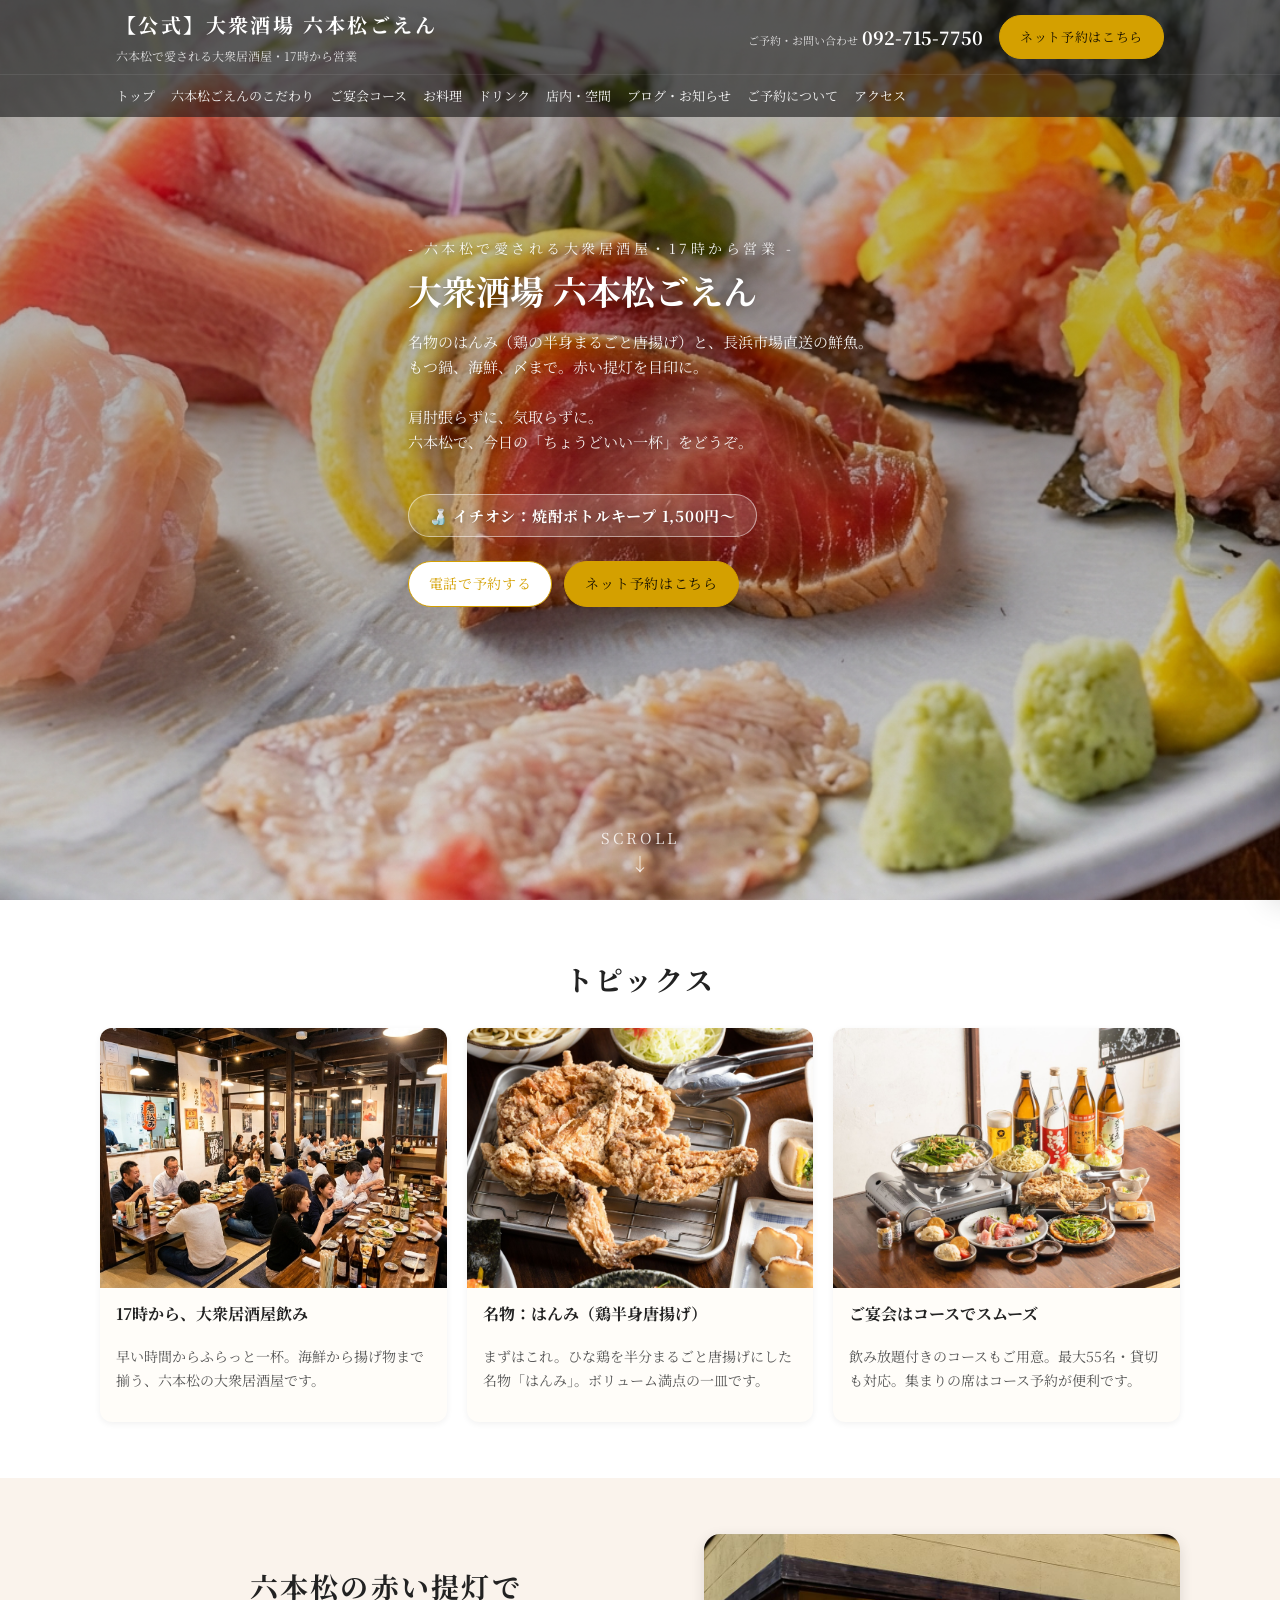
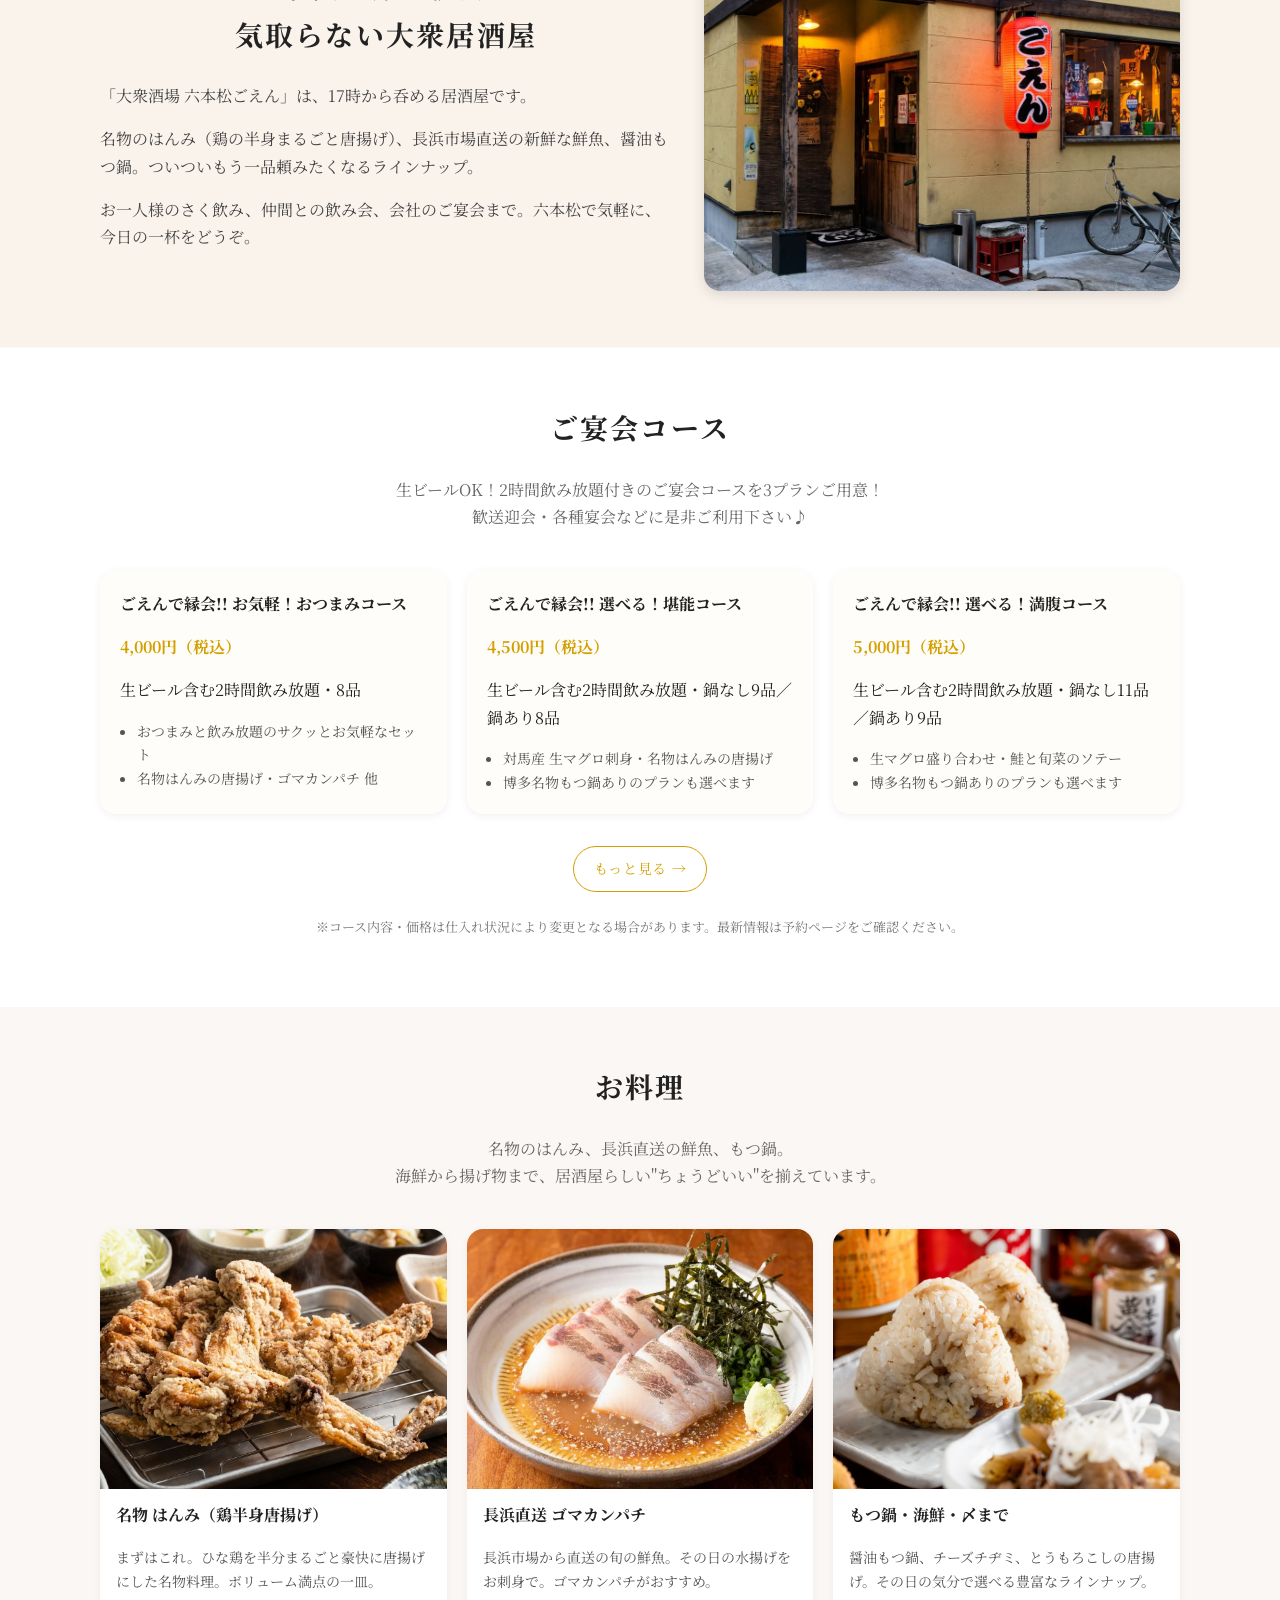
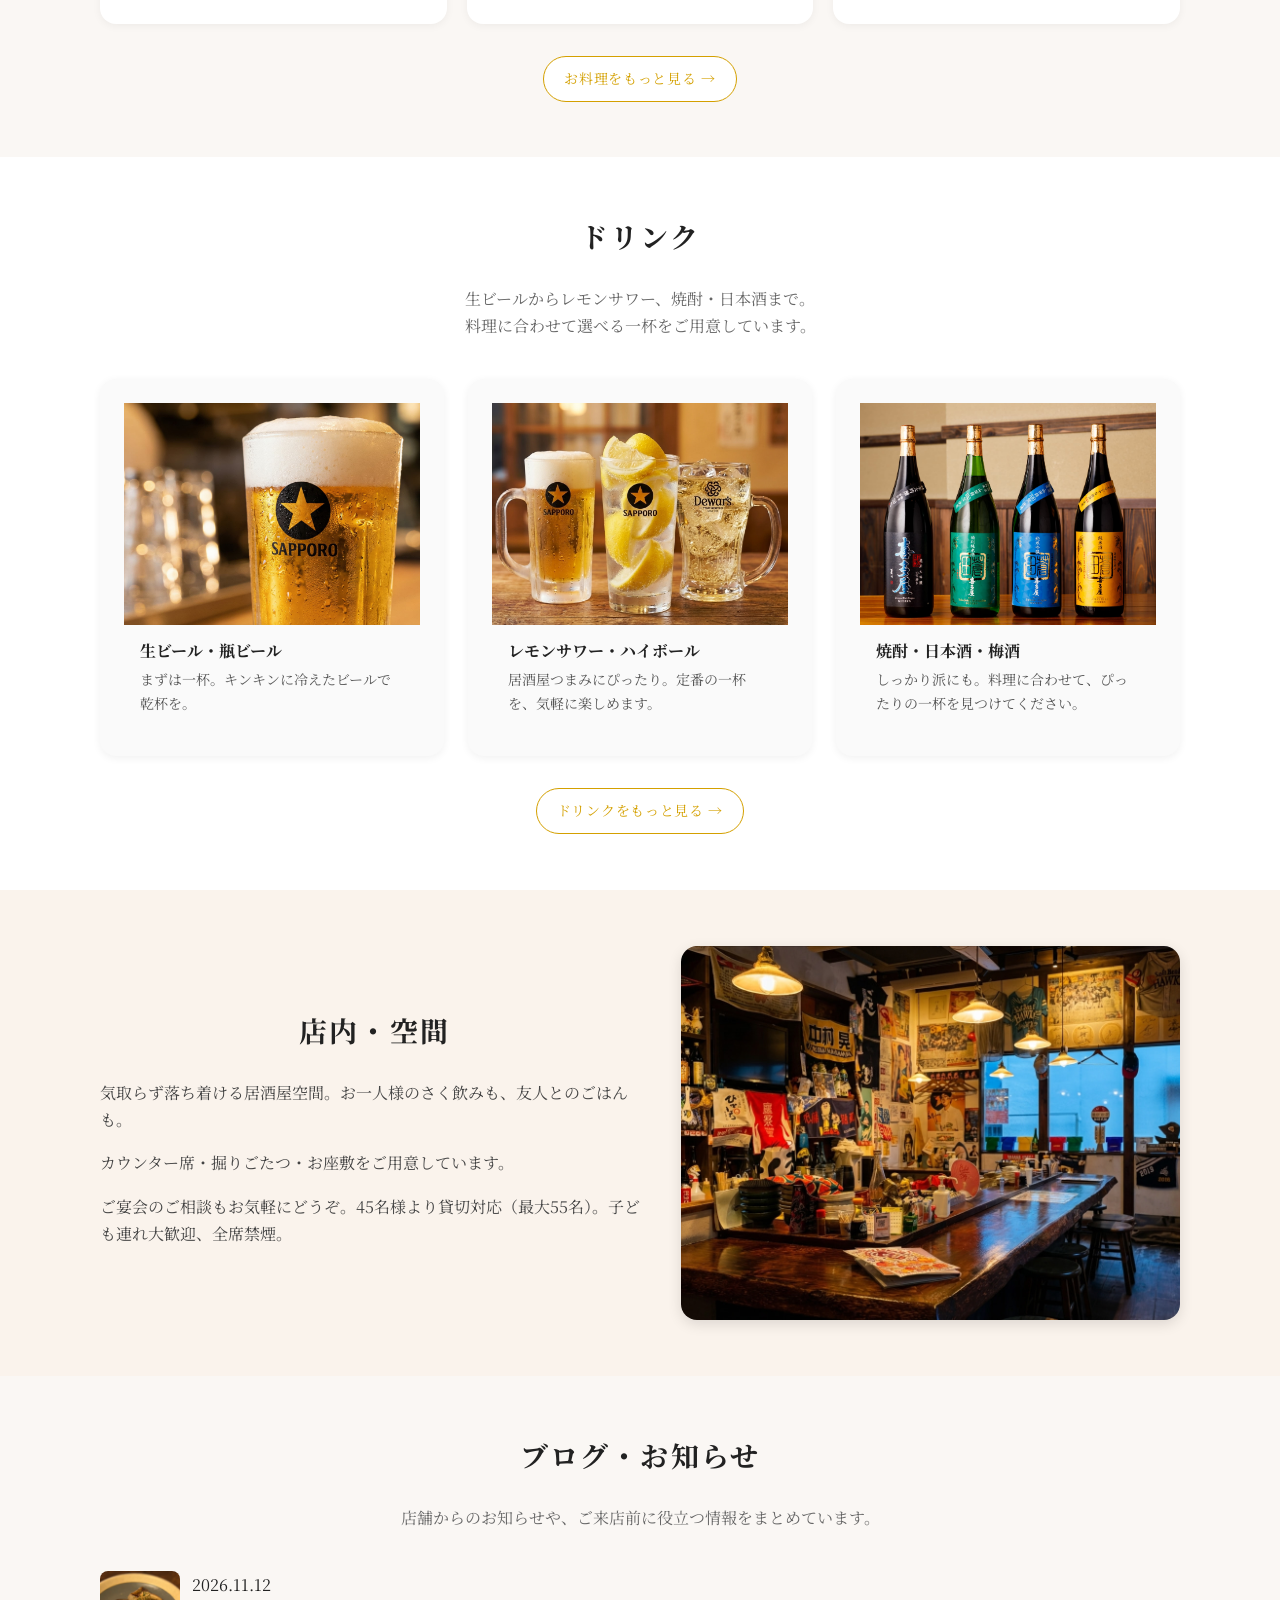
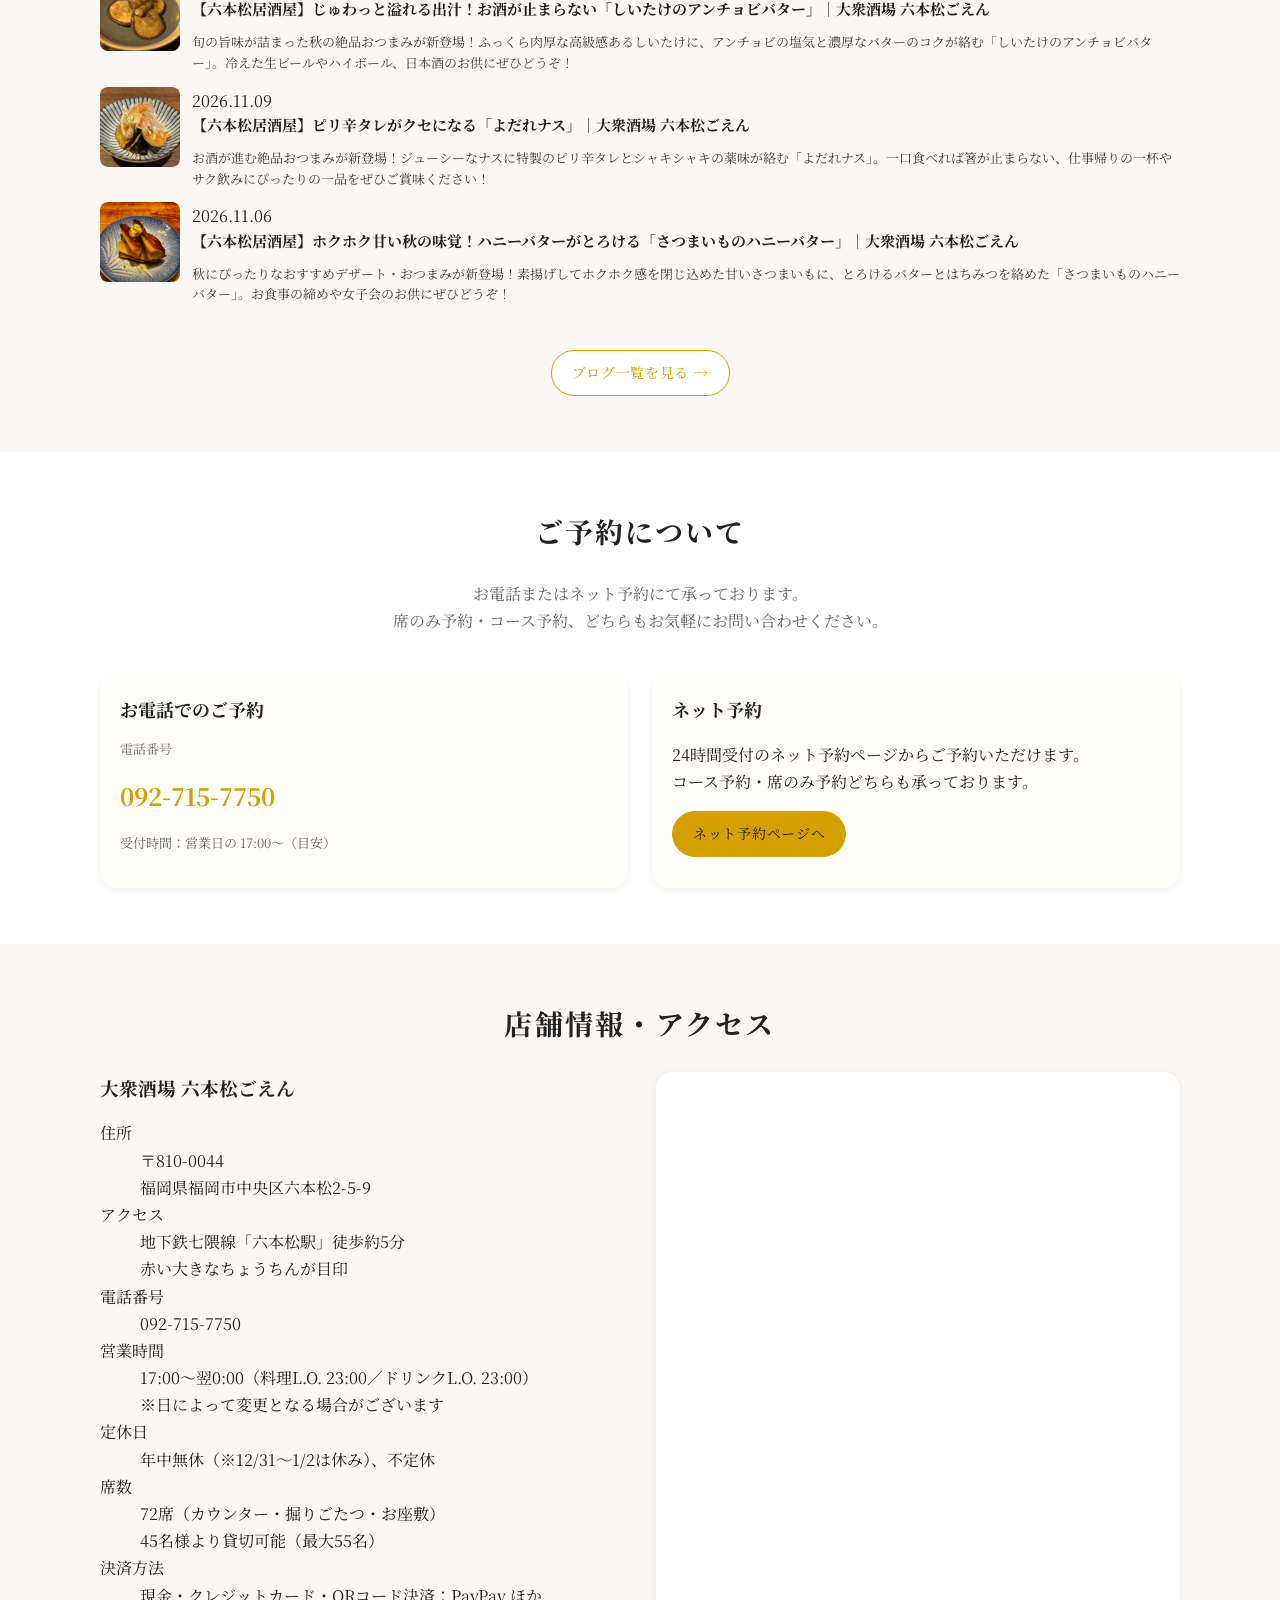
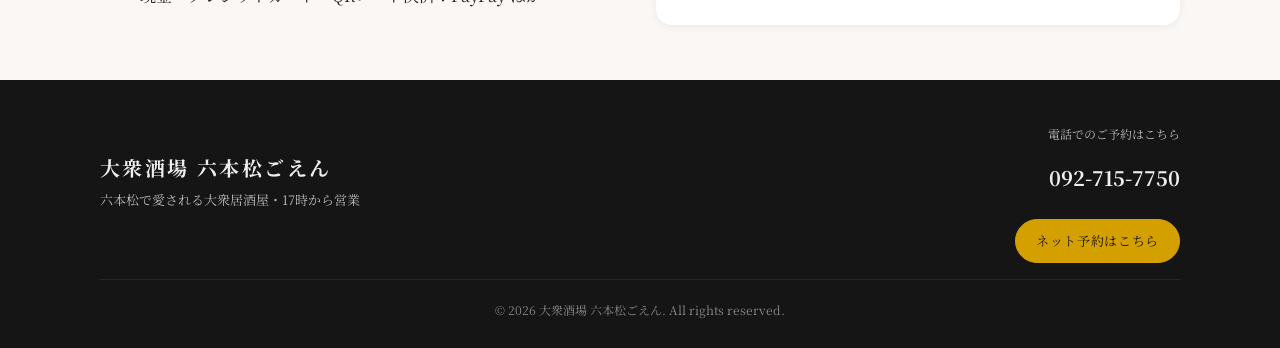
<file: index.html>
<!DOCTYPE html>
<html lang="ja">
<head>
<!-- Google tag (gtag.js) -->
<script async src="https://www.googletagmanager.com/gtag/js?id=G-KECV2MJXXR"></script>
<script>
  window.dataLayer = window.dataLayer || [];
  function gtag(){dataLayer.push(arguments);}
  gtag('js', new Date());
  gtag('config', 'G-KECV2MJXXR');
</script>
<meta charset="UTF-8">
<title>【公式】大衆酒場 六本松ごえん｜六本松 居酒屋・はんみ・もつ鍋・17時から営業</title>
<meta name="viewport" content="width=device-width, initial-scale=1">
<meta name="description" content="六本松で17時から呑める大衆居酒屋。名物のはんみ（鶏半身唐揚げ）、長浜直送鮮魚、もつ鍋。宴会・貸切対応。">
<link rel="icon" href="./favicon.ico">

<!-- OGP -->

<!-- Google Fonts -->
<link rel="preconnect" href="https://fonts.googleapis.com">
<link rel="preconnect" href="https://fonts.gstatic.com" crossorigin>
<link href="https://fonts.googleapis.com/css2?family=Noto+Serif+JP:wght@400;500;600&display=swap" rel="stylesheet">

<link rel="stylesheet" href="./style.css">

<!-- 構造化データ：Restaurant -->
<script type="application/ld+json">
{
  "@context": "https://schema.org",
  "@type": "Restaurant",
  "name": "大衆酒場 六本松ごえん",
  "image": "https://ropponmatsu-goen.com/images/space-ropponmatsugoen.jpg",
  "url": "https://ropponmatsu-goen.com/",
  "telephone": "092-715-7750",
  "servesCuisine": ["居酒屋","海鮮","もつ鍋","唐揚げ","焼酎"],
  "priceRange": "￥￥",
  "hasMenu": "https://ropponmatsu-goen.com/menu.html",
  "reservationUrl": "https://yoyaku.toreta.in/6goen/#/",
  "acceptsReservations": true,
  "currenciesAccepted": "JPY",
  "paymentAccepted": "現金, クレジットカード, QRコード決済",
  "publicAccess": true,
  "smokingAllowed": false,
  "hasMap": "https://maps.google.com/maps?q=大衆酒場+六本松ごえん+福岡市中央区六本松2-5-9",
  "sameAs": ["https://www.instagram.com/goen_ropponmatsu/"],
  "address": {
    "@type": "PostalAddress",
    "streetAddress": "六本松2-5-9",
    "addressLocality": "福岡市中央区",
    "addressRegion": "福岡県",
    "postalCode": "810-0044",
    "addressCountry": "JP"
  },
  "openingHoursSpecification": [{
    "@type": "OpeningHoursSpecification",
    "dayOfWeek": ["Monday","Tuesday","Wednesday","Thursday","Friday","Saturday","Sunday"],
    "opens": "17:00",
    "closes": "24:00"
  }]
}
</script>

<!-- 構造化データ：FAQ（AEO対策） -->
<script type="application/ld+json">
{
  "@context": "https://schema.org",
  "@type": "FAQPage",
  "mainEntity": [
    {
      "@type": "Question",
      "name": "六本松ごえんの営業時間は？",
      "acceptedAnswer": {
        "@type": "Answer",
        "text": "毎日17時〜24時営業しています。"
      }
    },
    {
      "@type": "Question",
      "name": "六本松ごえんはどこにありますか？",
      "acceptedAnswer": {
        "@type": "Answer",
        "text": "福岡市中央区六本松2-5-9にあります。地下鉄七隈線・六本松駅から徒歩圏内です。"
      }
    },
    {
      "@type": "Question",
      "name": "予約はできますか？",
      "acceptedAnswer": {
        "@type": "Answer",
        "text": "はい、ネット予約（https://yoyaku.toreta.in/6goen/#/）またはお電話（092-715-7750）にてご予約いただけます。"
      }
    },
    {
      "@type": "Question",
      "name": "貸切はできますか？",
      "acceptedAnswer": {
        "@type": "Answer",
        "text": "45名様より貸切が可能です。最大55名様まで対応しています。"
      }
    },
    {
      "@type": "Question",
      "name": "駐車場はありますか？",
      "acceptedAnswer": {
        "@type": "Answer",
        "text": "申し訳ございませんが、専用駐車場のご用意はございません。近隣のコインパーキングをご利用ください。"
      }
    },
    {
      "@type": "Question",
      "name": "焼酎のボトルキープはできますか？",
      "acceptedAnswer": {
        "@type": "Answer",
        "text": "はい、焼酎ボトルキープを1,500円〜ご用意しています。"
      }
    },
    {
      "@type": "Question",
      "name": "何名まで入れますか？",
      "acceptedAnswer": {
        "@type": "Answer",
        "text": "カウンター・掘りごたつ・お座敷を合わせて最大72席ございます。"
      }
    },
    {
      "@type": "Question",
      "name": "支払い方法は何が使えますか？",
      "acceptedAnswer": {
        "@type": "Answer",
        "text": "現金・クレジットカード・QRコード決済（PayPayほか）に対応しています。"
      }
    }
  ]
}
</script>


<!-- OGP -->
<meta property="og:type" content="website">
<meta property="og:site_name" content="大衆酒場 六本松ごえん">
<meta property="og:title" content="【公式】大衆酒場 六本松ごえん｜六本松 居酒屋・はんみ・もつ鍋・17時から営業">
<meta property="og:description" content="六本松で17時から呑める大衆居酒屋。名物のはんみ（鶏半身唐揚げ）、長浜直送鮮魚、もつ鍋。宴会・貸切対応。">
<meta property="og:url" content="https://ropponmatsu-goen.com/">
<meta property="og:image" content="https://ropponmatsu-goen.com/images/space-ropponmatsugoen.jpg">
<meta property="og:image:width" content="1200">
<meta property="og:image:height" content="630">
<meta name="twitter:card" content="summary_large_image">
<link rel="canonical" href="https://ropponmatsu-goen.com/">
<script src="vendor/blog-security.js"></script>
</head>

<body class="is-home" data-page="home">
<div id="top"></div>

<!-- ★ 共通ヘッダー差し込み先 -->
<div id="shared-header"></div>

<main id="main">

  <!-- メインビジュアル -->
  <section class="hero">
    <!-- スライドショー背景 -->
    <div class="hero-slides" aria-hidden="true">
      <div class="hero-slide hero-slide-1 is-active"></div>
      <div class="hero-slide hero-slide-2"></div>
      <div class="hero-slide hero-slide-3"></div>
    </div>

    <div class="hero-inner">
      <p class="hero-eyebrow">- 六本松で愛される大衆居酒屋・17時から営業 -</p>
      <h1 class="hero-title">大衆酒場 六本松ごえん</h1>

      <p class="hero-lead">
        名物のはんみ（鶏の半身まるごと唐揚げ）と、長浜市場直送の鮮魚。<br>
        もつ鍋、海鮮、〆まで。赤い提灯を目印に。
      </p>
      <p class="hero-lead">
        肩肘張らずに、気取らずに。<br>
        六本松で、今日の「ちょうどいい一杯」をどうぞ。
      </p>

      <p class="hero-bottlekeep">🍶 イチオシ：焼酎ボトルキープ 1,500円〜</p>

      <div class="hero-actions">
        <a href="tel:0927157750" class="btn-secondary"
          onclick="gtag('event','click_tel',{event_label:'hero_tel'});">
          電話で予約する
        </a>
        <a href="https://yoyaku.toreta.in/6goen/#/"
          target="_blank" rel="noopener" class="btn-primary"
          onclick="gtag('event','click_reserve',{event_label:'hero_reserve'});">
          ネット予約はこちら
        </a>
      </div>
    </div>

    <a href="#topics" class="scroll-indicator" aria-label="次のセクションへスクロール">
      <span class="scroll-indicator__text">SCROLL</span>
      <span class="scroll-indicator__arrow">↓</span>
    </a>
  </section>

  <!-- トピックス -->
  <section id="topics" class="section topics">
    <div class="section-inner">
      <h2 class="section-title">トピックス</h2>
      <div class="topics-grid">
        <article class="topic-card">
          <div class="topic-image topic-image-1"></div>
          <h3>17時から、大衆居酒屋飲み</h3>
          <p>早い時間からふらっと一杯。海鮮から揚げ物まで揃う、六本松の大衆居酒屋です。</p>
        </article>
        <article class="topic-card">
          <div class="topic-image topic-image-2"></div>
          <h3>名物：はんみ（鶏半身唐揚げ）</h3>
          <p>まずはこれ。ひな鶏を半分まるごと唐揚げにした名物「はんみ」。ボリューム満点の一皿です。</p>
        </article>
        <article class="topic-card">
          <div class="topic-image topic-image-3"></div>
          <h3>ご宴会はコースでスムーズ</h3>
          <p>飲み放題付きのコースもご用意。最大55名・貸切も対応。集まりの席はコース予約が便利です。</p>
        </article>
      </div>
    </div>
  </section>

  <!-- コンセプト -->
  <section id="concept" class="section concept">
    <div class="section-inner concept-inner">
      <div class="concept-text">
        <h2 class="section-title">六本松の赤い提灯で<br>気取らない大衆居酒屋</h2>
        <p>「大衆酒場 六本松ごえん」は、17時から呑める居酒屋です。</p>
        <p>名物のはんみ（鶏の半身まるごと唐揚げ）、長浜市場直送の新鮮な鮮魚、醤油もつ鍋。ついついもう一品頼みたくなるラインナップ。</p>
        <p>お一人様のさく飲み、仲間との飲み会、会社のご宴会まで。六本松で気軽に、今日の一杯をどうぞ。</p>
      </div>
      <div class="concept-image concept-main-image"></div>
    </div>
  </section>

  <!-- コース -->
  <section id="course" class="section course">
    <div class="section-inner">
      <h2 class="section-title">ご宴会コース</h2>
      <p class="section-lead">
        生ビールOK！2時間飲み放題付きのご宴会コースを3プランご用意！<br>
        歓送迎会・各種宴会などに是非ご利用下さい♪
      </p>

      <div class="course-grid">
        <article class="course-card">
          <h3>ごえんで縁会!! お気軽！おつまみコース</h3>
          <p class="course-price">4,000円（税込）</p>
          <p class="course-lead">生ビール含む2時間飲み放題・8品</p>
          <ul class="course-list">
            <li>おつまみと飲み放題のサクッとお気軽なセット</li>
            <li>名物はんみの唐揚げ・ゴマカンパチ 他</li>
          </ul>
        </article>

        <article class="course-card">
          <h3>ごえんで縁会!! 選べる！堪能コース</h3>
          <p class="course-price">4,500円（税込）</p>
          <p class="course-lead">生ビール含む2時間飲み放題・鍋なし9品／鍋あり8品</p>
          <ul class="course-list">
            <li>対馬産 生マグロ刺身・名物はんみの唐揚げ</li>
            <li>博多名物もつ鍋ありのプランも選べます</li>
          </ul>
        </article>

        <article class="course-card">
          <h3>ごえんで縁会!! 選べる！満腹コース</h3>
          <p class="course-price">5,000円（税込）</p>
          <p class="course-lead">生ビール含む2時間飲み放題・鍋なし11品／鍋あり9品</p>
          <ul class="course-list">
            <li>生マグロ盛り合わせ・鮭と旬菜のソテー</li>
            <li>博多名物もつ鍋ありのプランも選べます</li>
          </ul>
        </article>
      </div>

      <div class="more-link">
        <a class="btn-secondary" href="/course.html">もっと見る →</a>
      </div>

      <p class="course-note">
        ※コース内容・価格は仕入れ状況により変更となる場合があります。最新情報は予約ページをご確認ください。
      </p>
    </div>
  </section>

  <!-- お料理 -->
  <section id="menu" class="section menu">
    <div class="section-inner">
      <h2 class="section-title">お料理</h2>
      <p class="section-lead">名物のはんみ、長浜直送の鮮魚、もつ鍋。<br>海鮮から揚げ物まで、居酒屋らしい"ちょうどいい"を揃えています。</p>

      <div class="menu-grid">
        <article class="menu-card">
          <div class="menu-image menu-image-1"></div>
          <h3>名物 はんみ（鶏半身唐揚げ）</h3>
          <p>まずはこれ。ひな鶏を半分まるごと豪快に唐揚げにした名物料理。ボリューム満点の一皿。</p>
        </article>
        <article class="menu-card">
          <div class="menu-image menu-image-2"></div>
          <h3>長浜直送 ゴマカンパチ</h3>
          <p>長浜市場から直送の旬の鮮魚。その日の水揚げをお刺身で。ゴマカンパチがおすすめ。</p>
        </article>
        <article class="menu-card">
          <div class="menu-image menu-image-3"></div>
          <h3>もつ鍋・海鮮・〆まで</h3>
          <p>醤油もつ鍋、チーズチヂミ、とうもろこしの唐揚げ。その日の気分で選べる豊富なラインナップ。</p>
        </article>
      </div>

      <div class="more-link">
        <a href="/menu.html" class="btn-secondary">お料理をもっと見る →</a>
      </div>
    </div>
  </section>

  <!-- ドリンク -->
  <section id="drink" class="section drink">
    <div class="section-inner">
      <h2 class="section-title">ドリンク</h2>
      <p class="section-lead">生ビールからレモンサワー、焼酎・日本酒まで。<br>料理に合わせて選べる一杯をご用意しています。</p>

      <div class="drink-grid">
        <article class="drink-card">
          <div class="drink-image drink-image-1"></div>
          <h3>生ビール・瓶ビール</h3>
          <p>まずは一杯。キンキンに冷えたビールで乾杯を。</p>
        </article>
        <article class="drink-card">
          <div class="drink-image drink-image-2"></div>
          <h3>レモンサワー・ハイボール</h3>
          <p>居酒屋つまみにぴったり。定番の一杯を、気軽に楽しめます。</p>
        </article>
        <article class="drink-card">
          <div class="drink-image drink-image-3"></div>
          <h3>焼酎・日本酒・梅酒</h3>
          <p>しっかり派にも。料理に合わせて、ぴったりの一杯を見つけてください。</p>
        </article>
      </div>

      <div class="more-link">
        <a href="/drink.html" class="btn-secondary">ドリンクをもっと見る →</a>
      </div>
    </div>
  </section>

  <!-- 店内・空間 -->
  <section id="space" class="section space">
    <div class="section-inner space-inner">
      <div class="space-text">
        <h2 class="section-title">店内・空間</h2>
        <p>気取らず落ち着ける居酒屋空間。お一人様のさく飲みも、友人とのごはんも。</p>
        <p>カウンター席・掘りごたつ・お座敷をご用意しています。</p>
        <p>ご宴会のご相談もお気軽にどうぞ。45名様より貸切対応（最大55名）。子ども連れ大歓迎、全席禁煙。</p>
      </div>
      <div class="space-image space-main-image"></div>
    </div>
  </section>

  <!-- ブログ・お知らせ -->
  <section id="blog" class="section blog">
    <div class="section-inner">
      <h2 class="section-title">ブログ・お知らせ</h2>
      <p class="section-lead">店舗からのお知らせや、ご来店前に役立つ情報をまとめています。</p>

      <div class="blog-grid" id="blog-latest-grid">
        <article class="blog-card">
          <a href="/blog/">
            <div class="blog-body">
              <h3 class="blog-title">ブログ一覧を見る</h3>
              <p class="blog-excerpt">最新情報やおすすめ記事を掲載しています。</p>
            </div>
          </a>
        </article>
      </div>

      <div class="more-link">
        <a href="/blog/" class="btn-secondary">ブログ一覧を見る →</a>
      </div>
    </div>
  </section>

  <!-- ★ 共通フッター差し込み先 -->
  <div id="shared-bottom"></div>

  <!-- ページトップ -->
  <a href="#top" class="page-top" aria-label="ページの先頭へ戻る">＾</a>

</main>

<script src="./common.js"></script>
<script>
/* ヒーロー スライドショー */
(function () {
  const slides = document.querySelectorAll('.hero-slide');
  if (slides.length < 2) return;
  let current = 0;
  setInterval(function () {
    slides[current].classList.remove('is-active');
    current = (current + 1) % slides.length;
    slides[current].classList.add('is-active');
  }, 4500); // 4.5秒ごとに切り替え（フェードは1.2秒）
})();

/* トップ：ブログ最新3件を自動表示 */
(function () {
  const grid = document.getElementById('blog-latest-grid');
  if (!grid) return;

  function esc(s) {
    return String(s ?? '').replaceAll('&','&amp;').replaceAll('<','&lt;')
      .replaceAll('>','&gt;').replaceAll('"','&quot;').replaceAll("'","&#39;");
  }
  function fmtDate(d) {
    const m = String(d || '').match(/^(\d{4})-(\d{2})-(\d{2})$/);
    return m ? `${m[1]}.${m[2]}.${m[3]}` : esc(d || '');
  }

  fetch('./blog/posts.json', { cache: 'no-store' })
    .then(r => { if (!r.ok) throw new Error(); return r.json(); })
    .then(data => {
      const posts = data.posts ?? data;
      if (!Array.isArray(posts)) throw new Error();
      posts.sort((a, b) => String(b.date || '').localeCompare(String(a.date || '')));
      const top3 = posts.slice(0, 3);
      grid.innerHTML = '';
      top3.forEach(p => {
        const img = p.image ? String(p.image).replace(/^\.\//, './blog/') : '';
        const bg  = img ? `background-image:url('${esc(BlogSecurity.imageURL(img))}');` : '';
        const el  = document.createElement('article');
        el.className = 'blog-card';
        el.innerHTML = `
          <a href="/blog/posts/post.html?slug=${encodeURIComponent(p.slug)}">
            <div class="blog-image" style="${bg}"></div>
            <div class="blog-body">
              <time class="blog-date" datetime="${esc(p.date)}">${fmtDate(p.date)}</time>
              <h3 class="blog-title">${esc(p.title)}</h3>
              <p class="blog-excerpt">${esc(p.excerpt)}</p>
            </div>
          </a>`;
        grid.appendChild(el);
      });
    })
    .catch(() => {
      grid.innerHTML = `
        <article class="blog-card">
          <a href="/blog/">
            <div class="blog-body">
              <h3 class="blog-title">ブログ一覧を見る</h3>
              <p class="blog-excerpt">最新情報やおすすめ記事を掲載しています。</p>
            </div>
          </a>
        </article>`;
    });
})();
</script>

<!-- Netlify Identity Widget -->
<script src="https://identity.netlify.com/v1/netlify-identity-widget.js"></script>
<script>
  if (window.netlifyIdentity) {
    window.netlifyIdentity.on("init", function(user) {
      if (!user) {
        window.netlifyIdentity.on("login", function() {
          document.location.href = "/admin/";
        });
      }
    });
  }
</script>

</body>
</html>
</file>
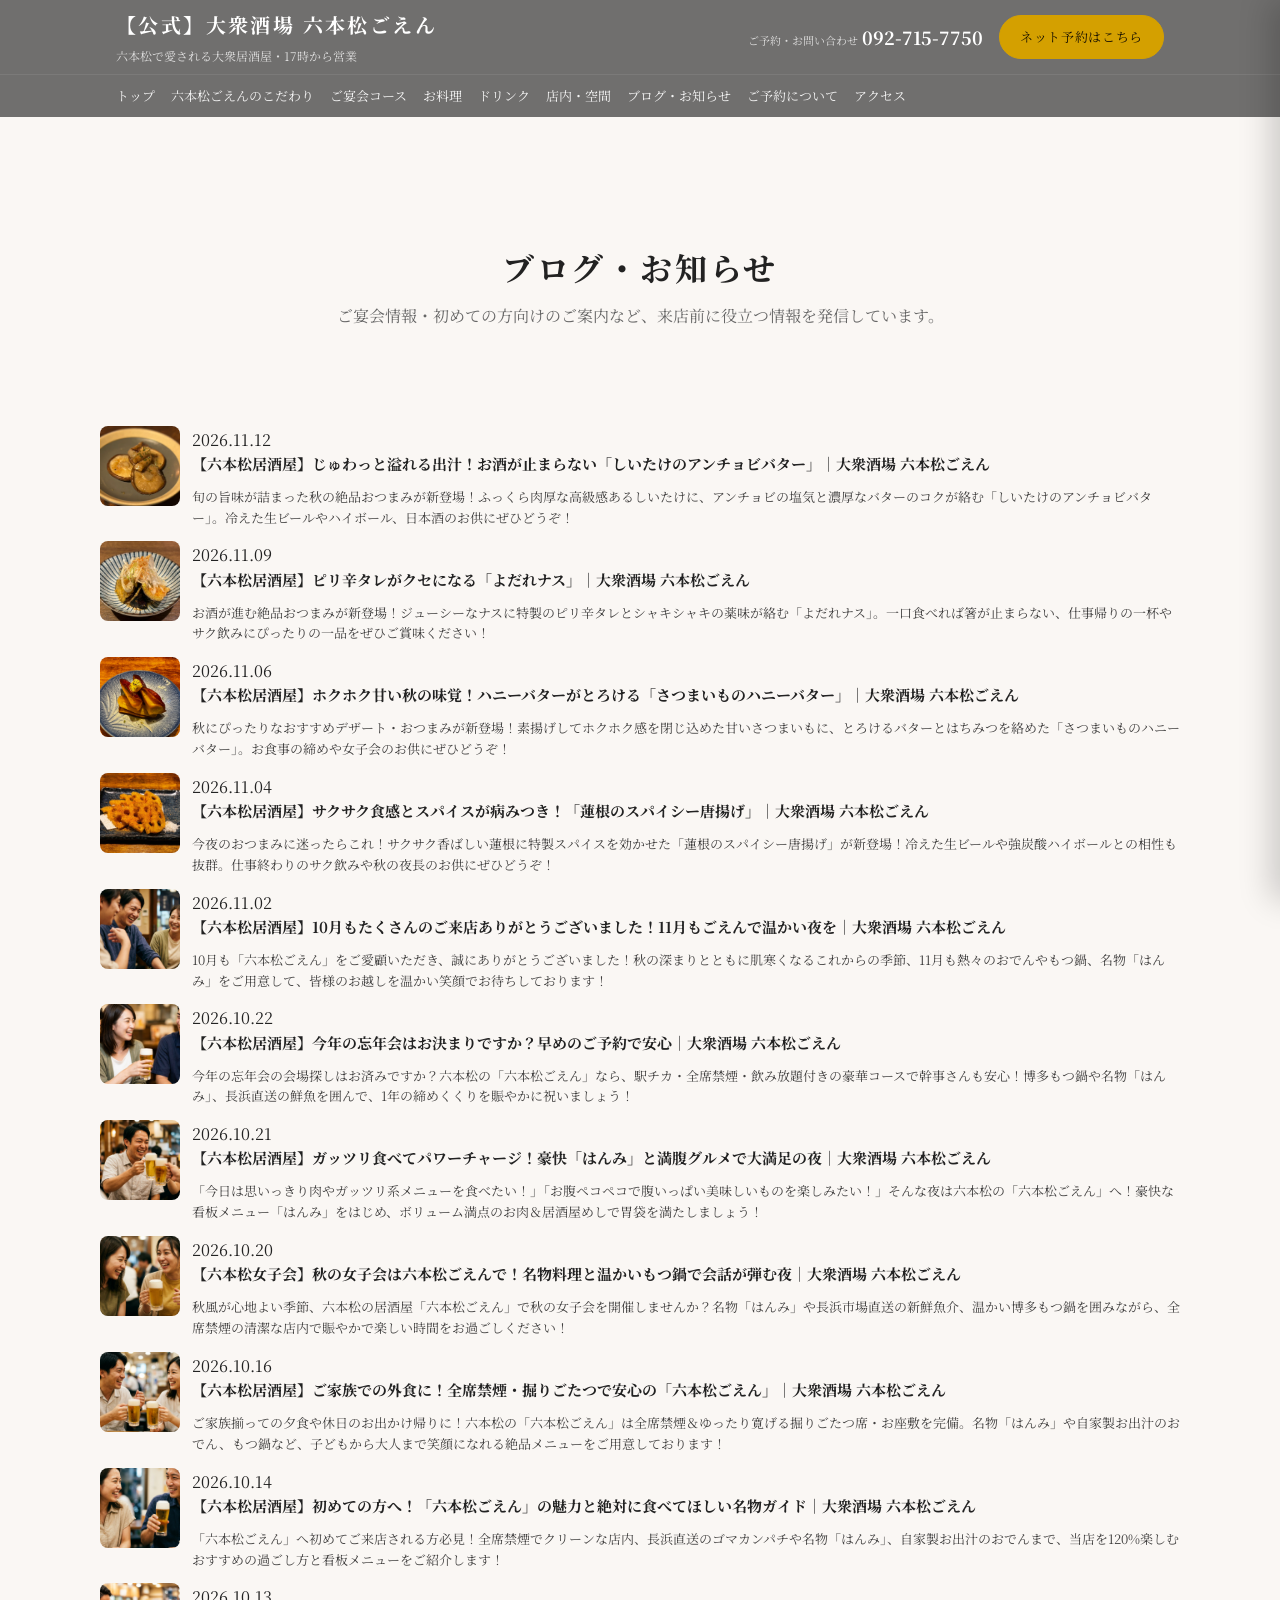
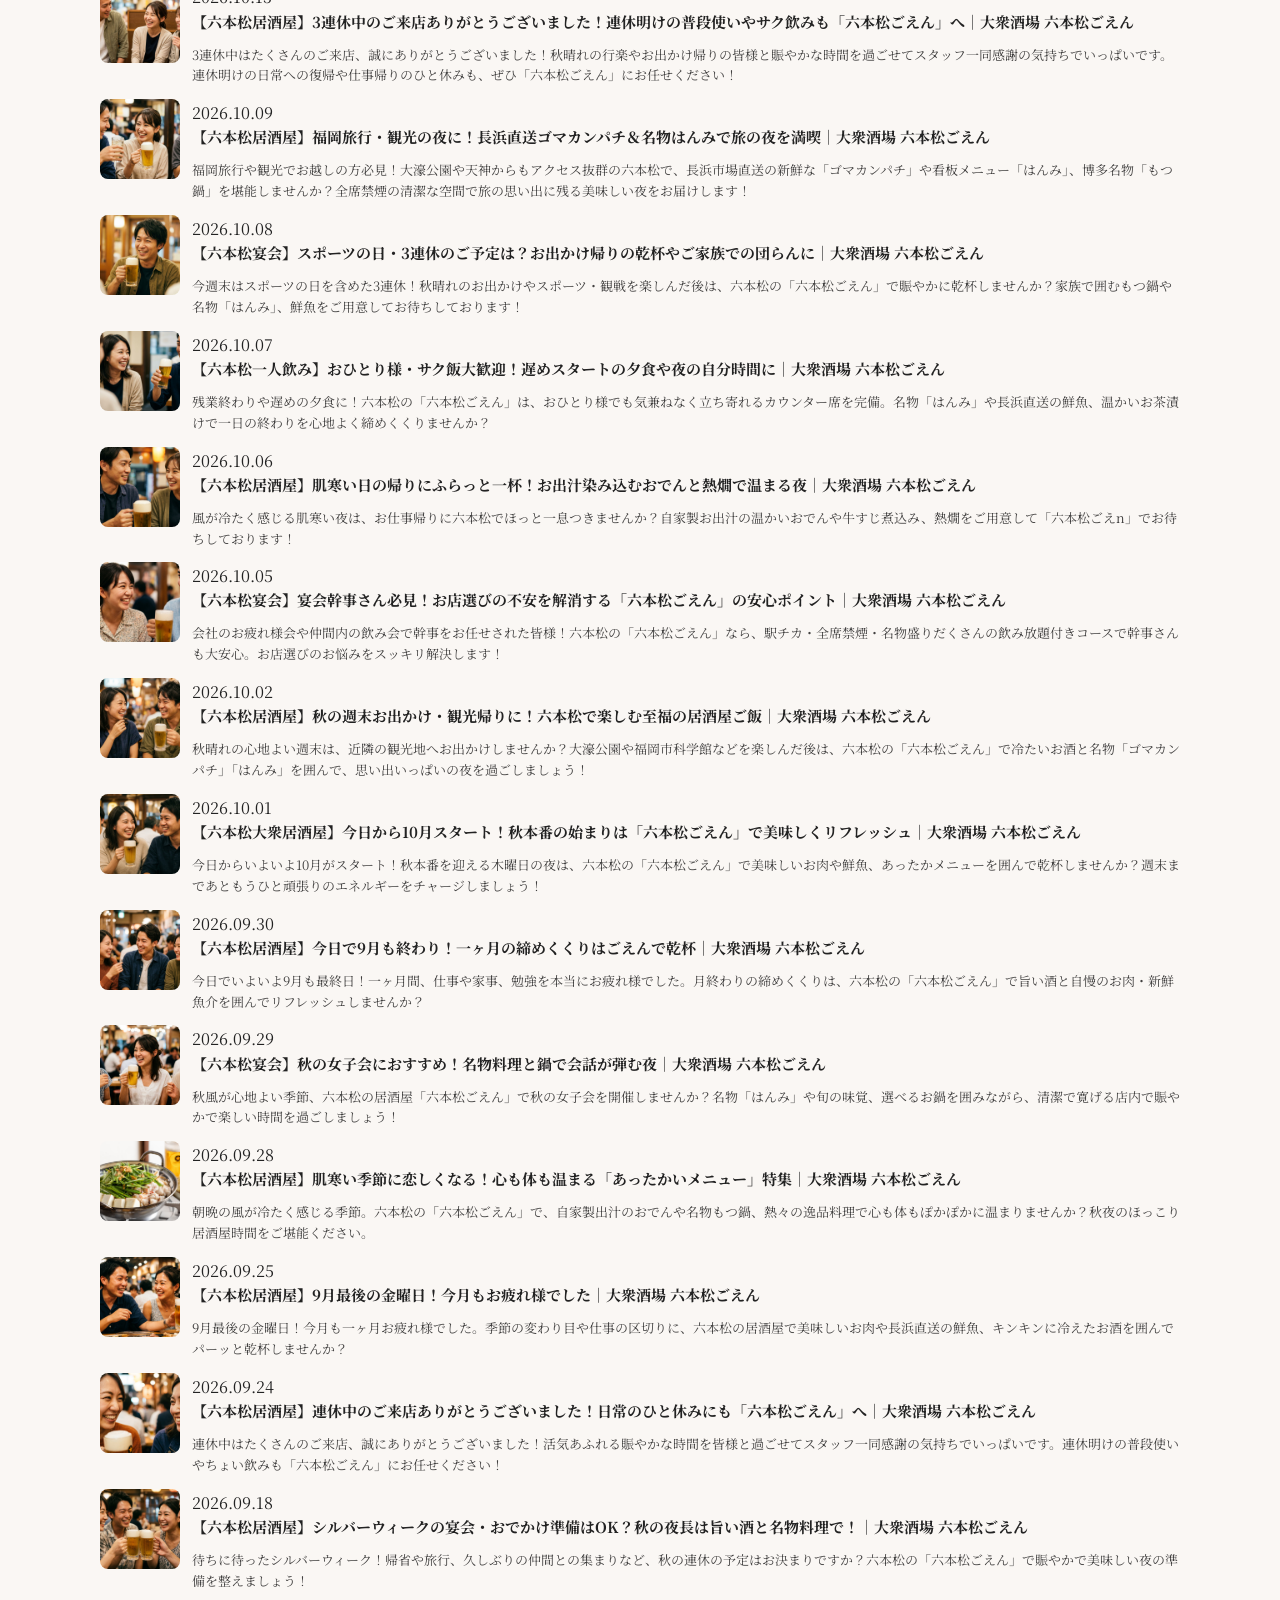
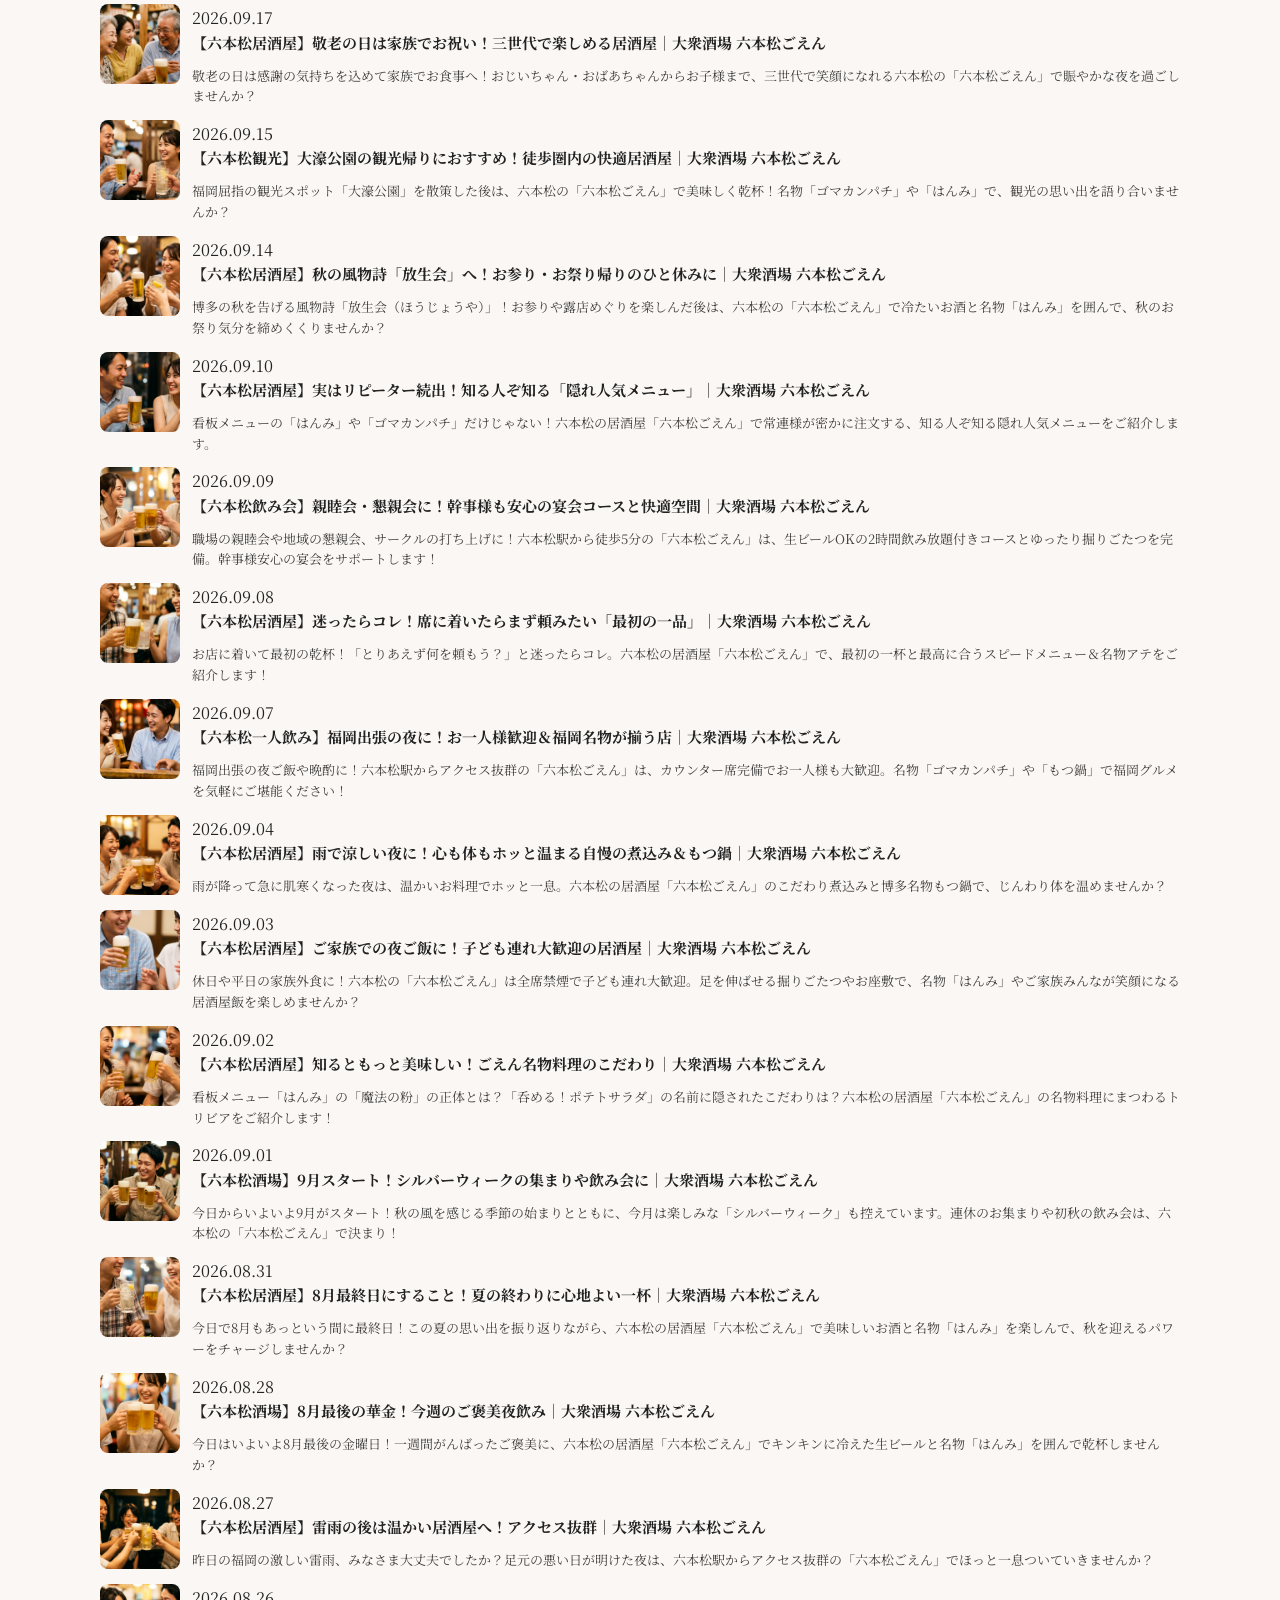
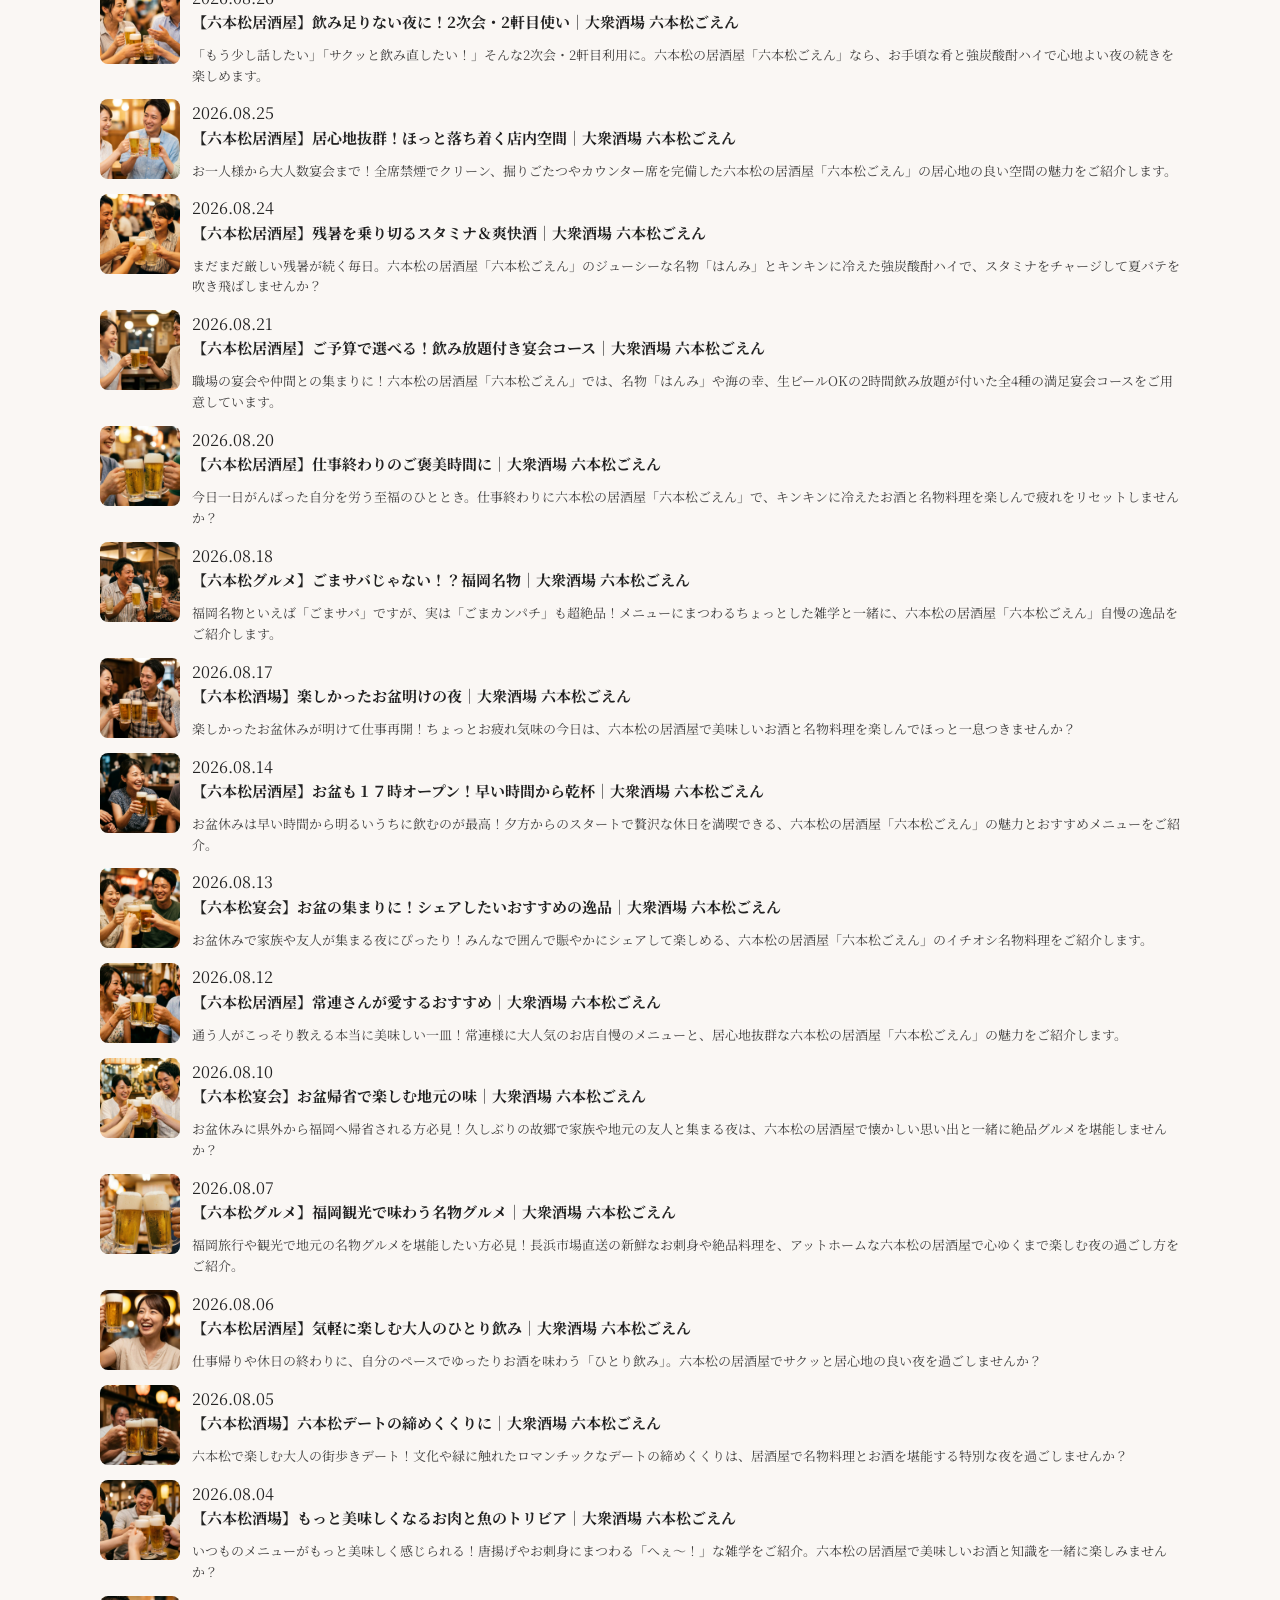
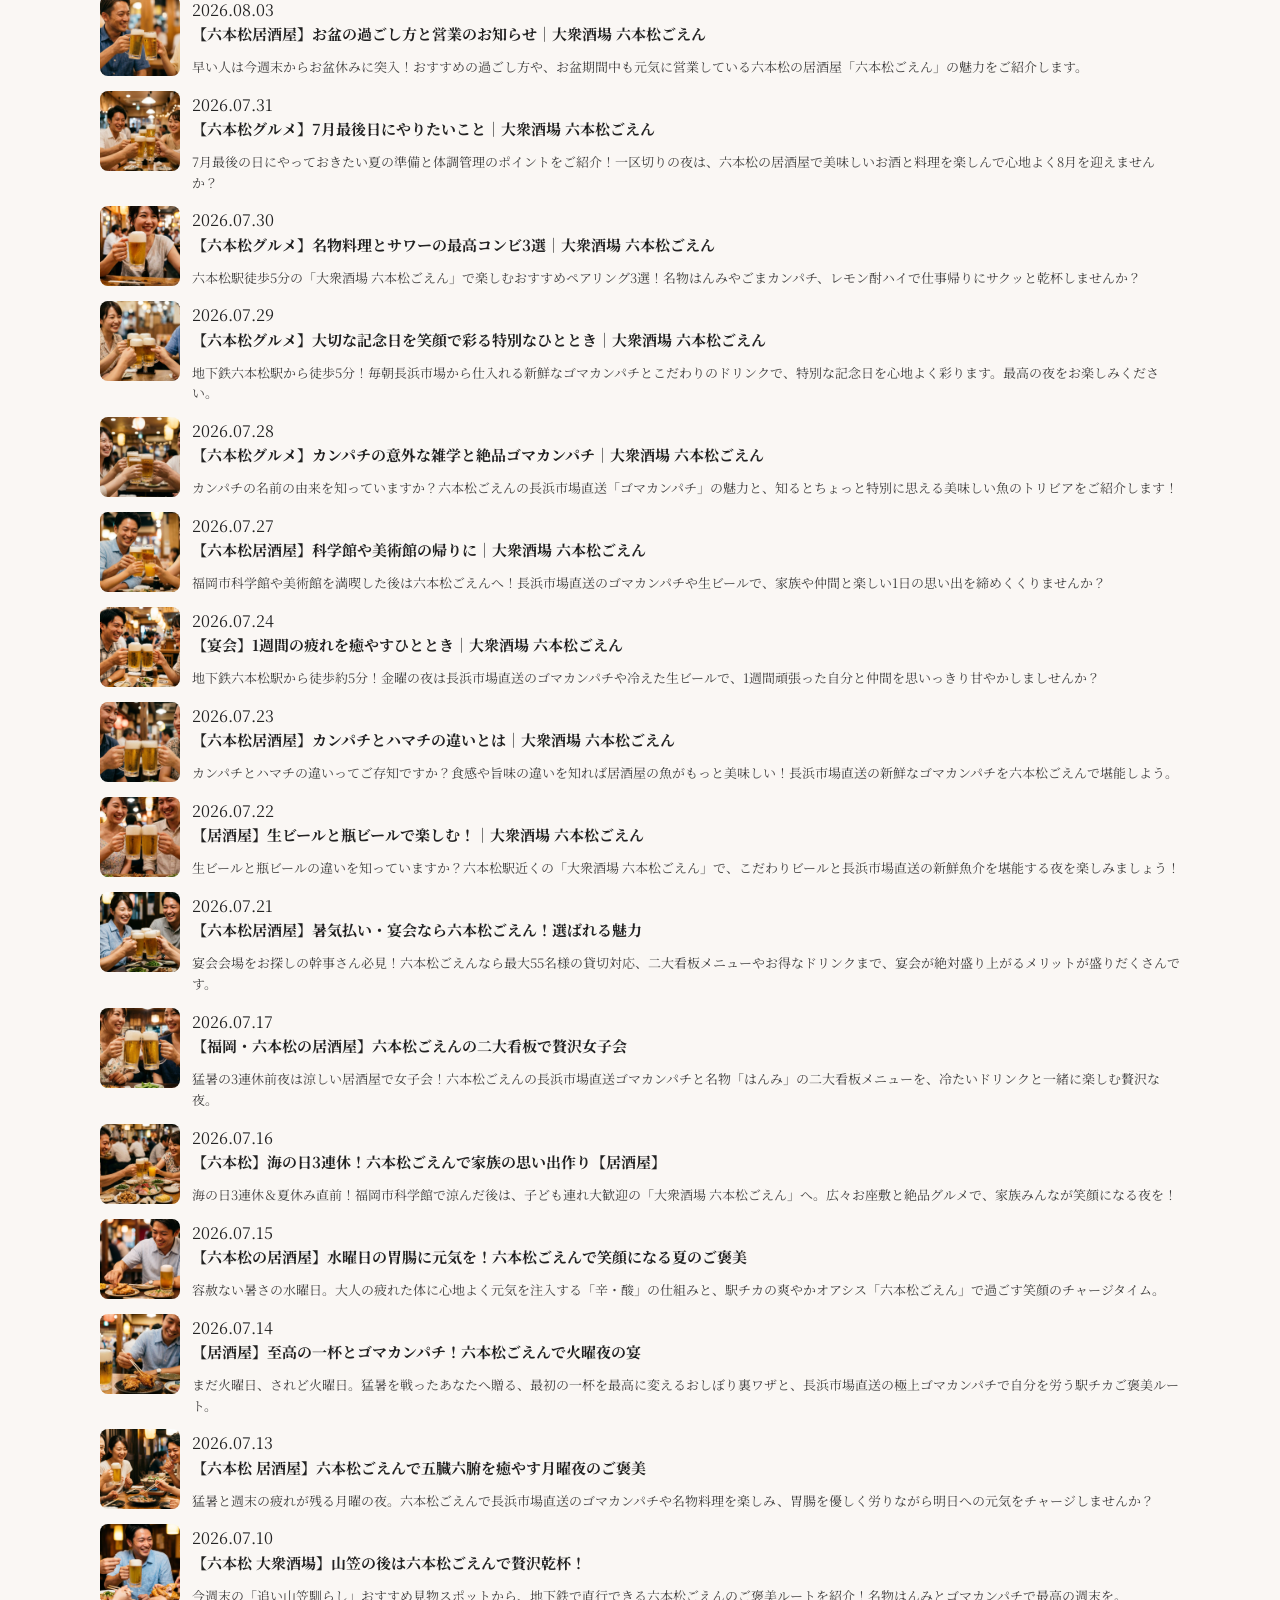
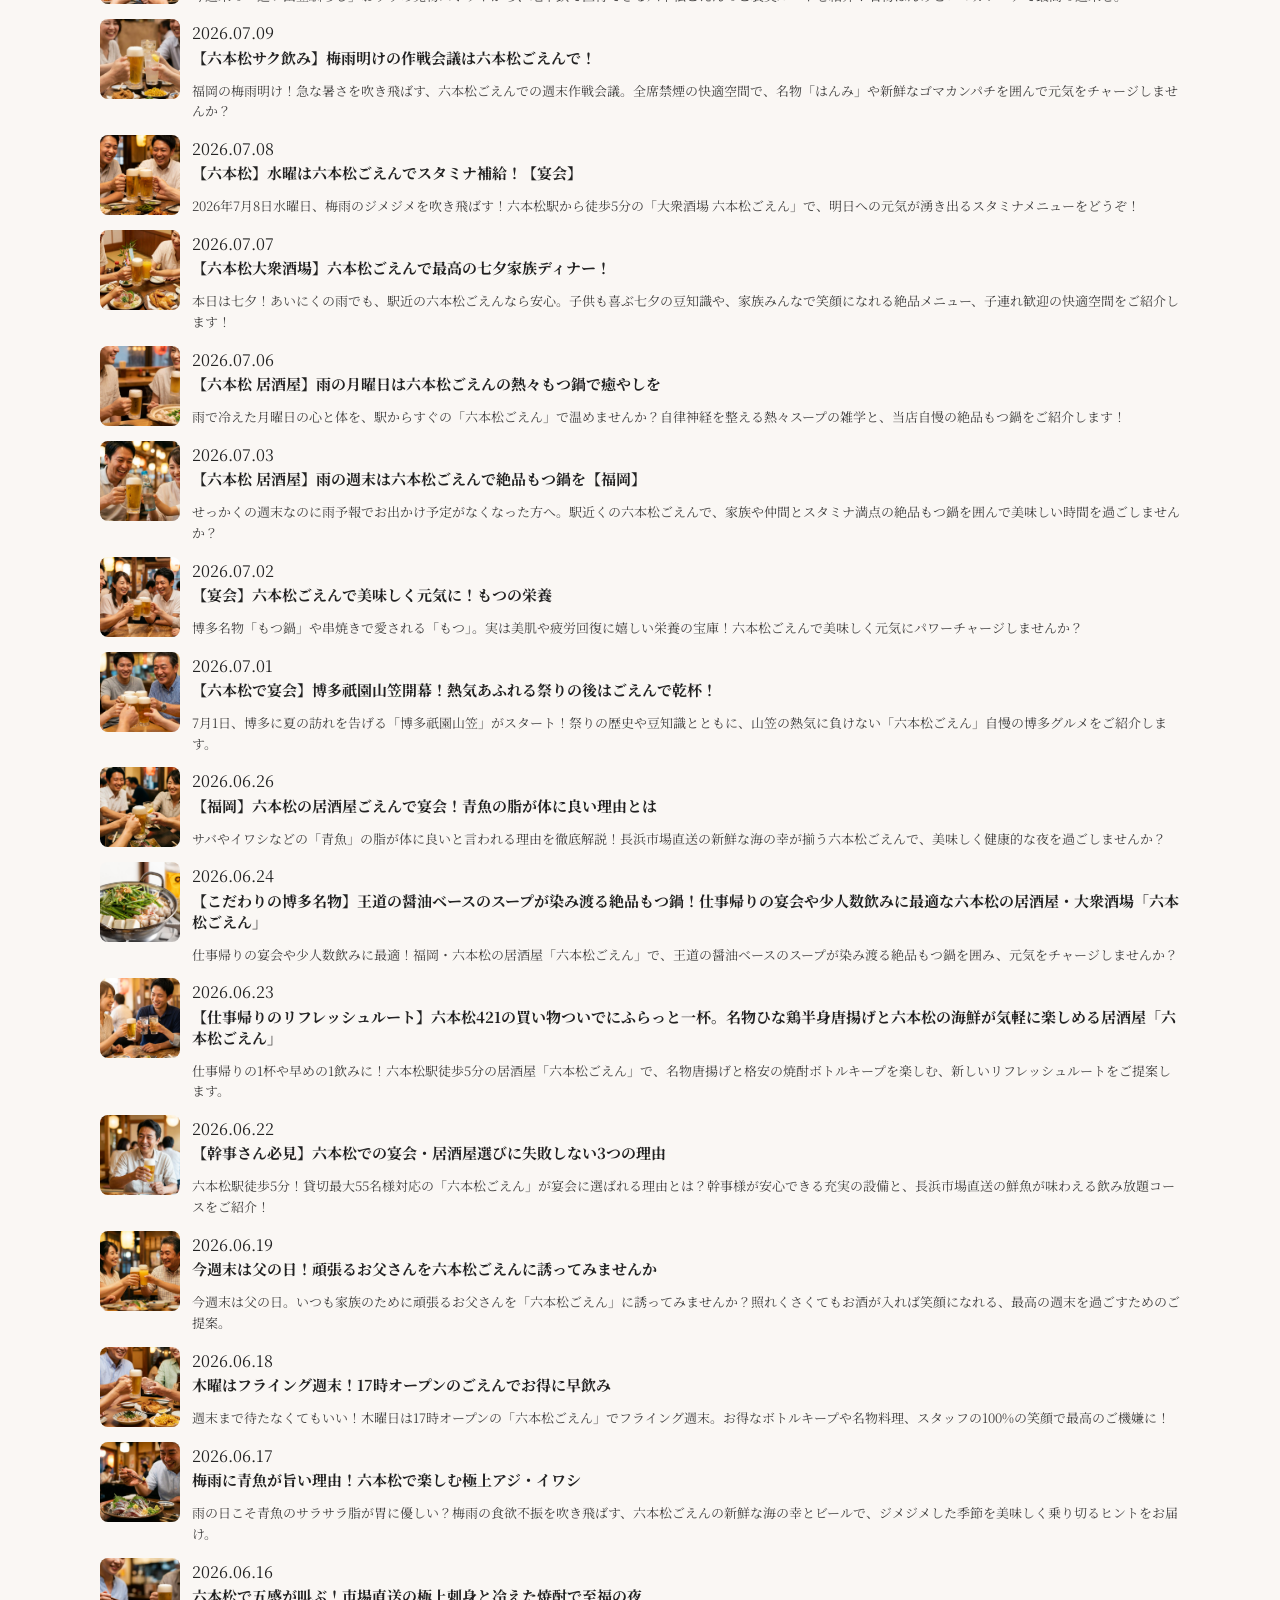
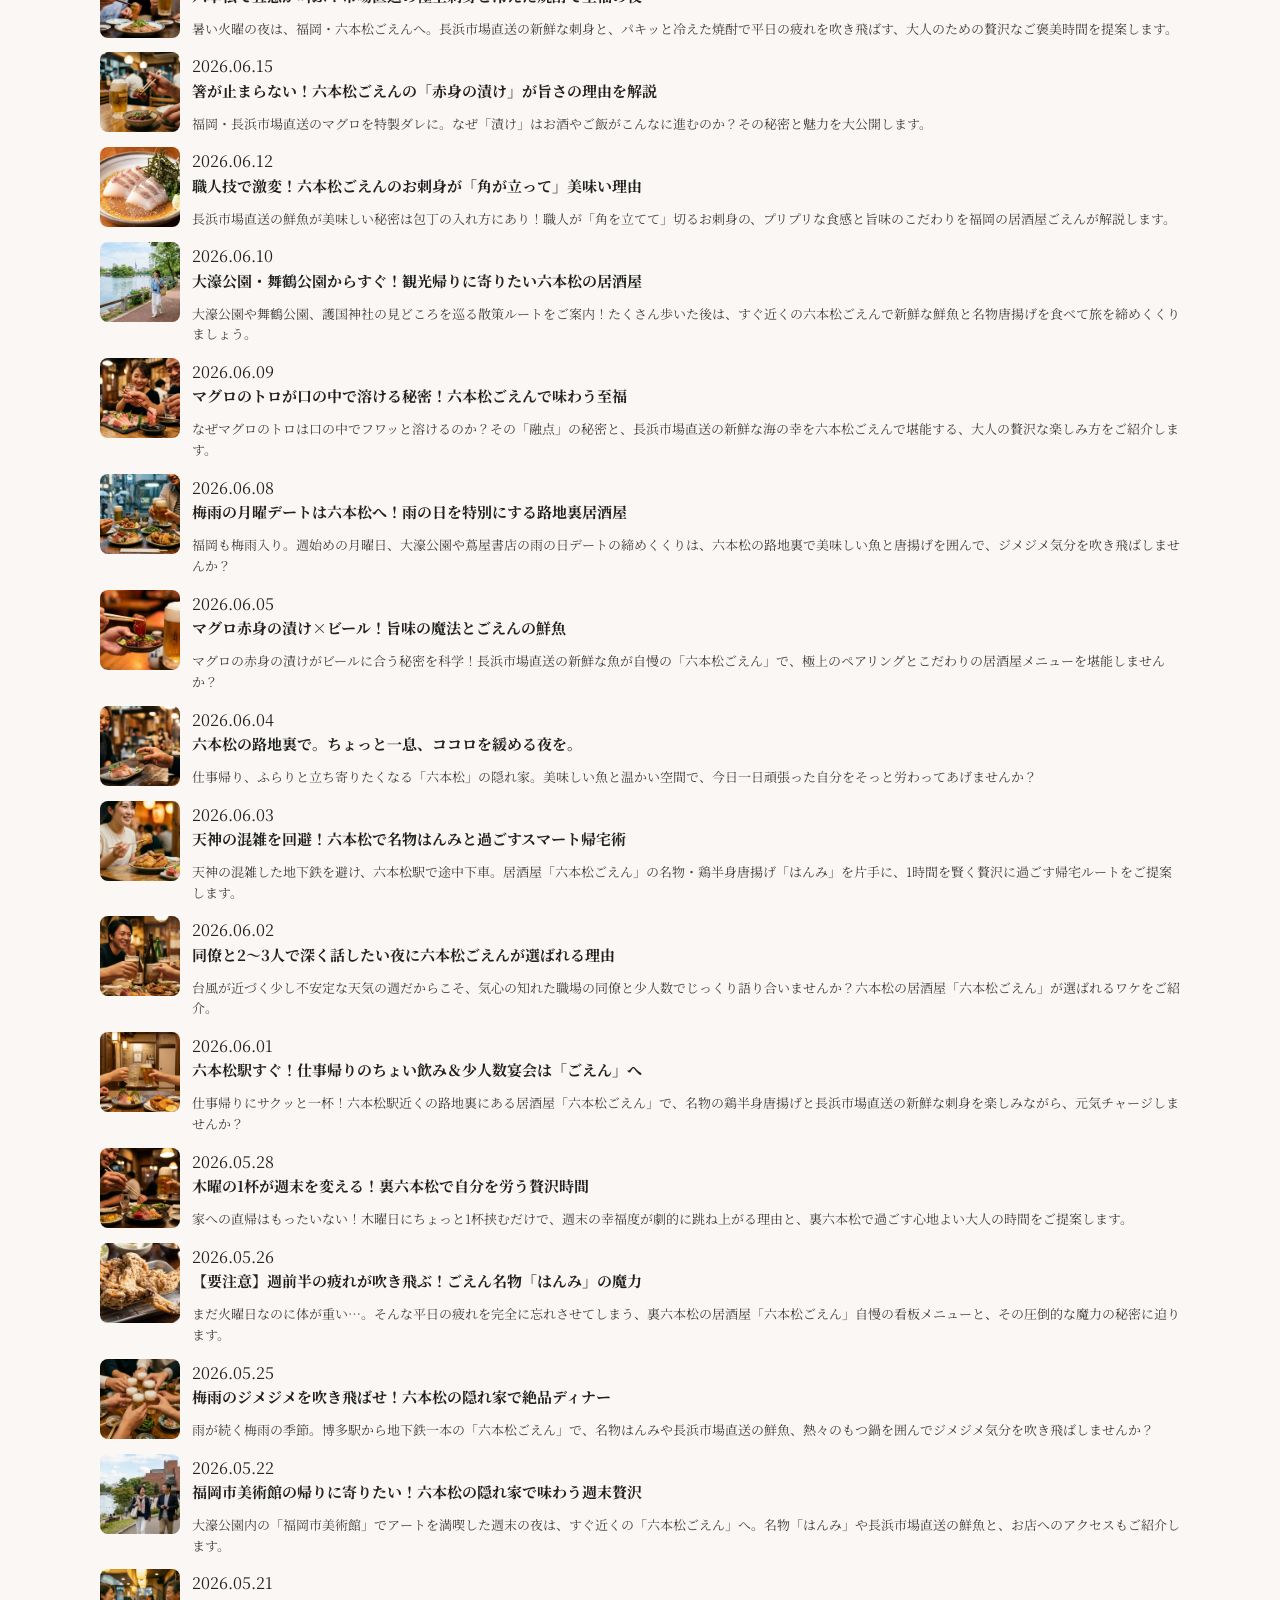
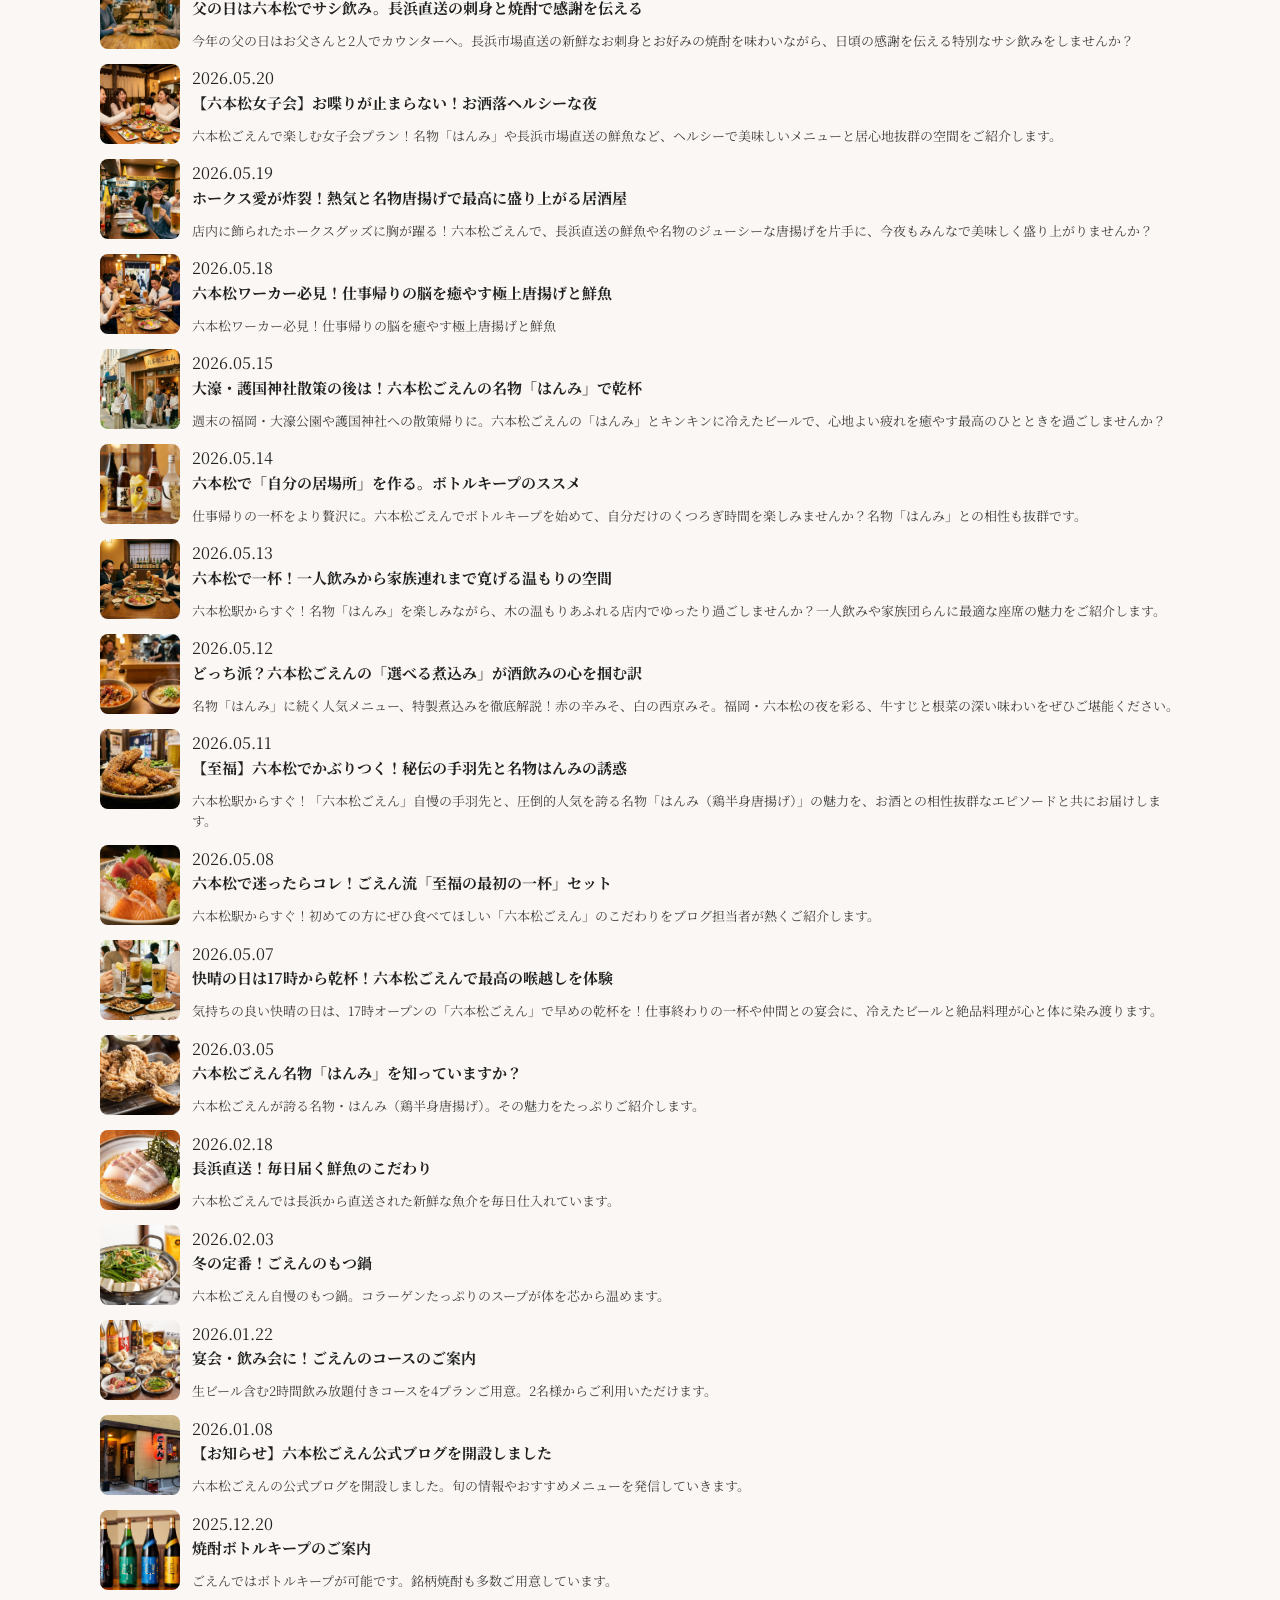
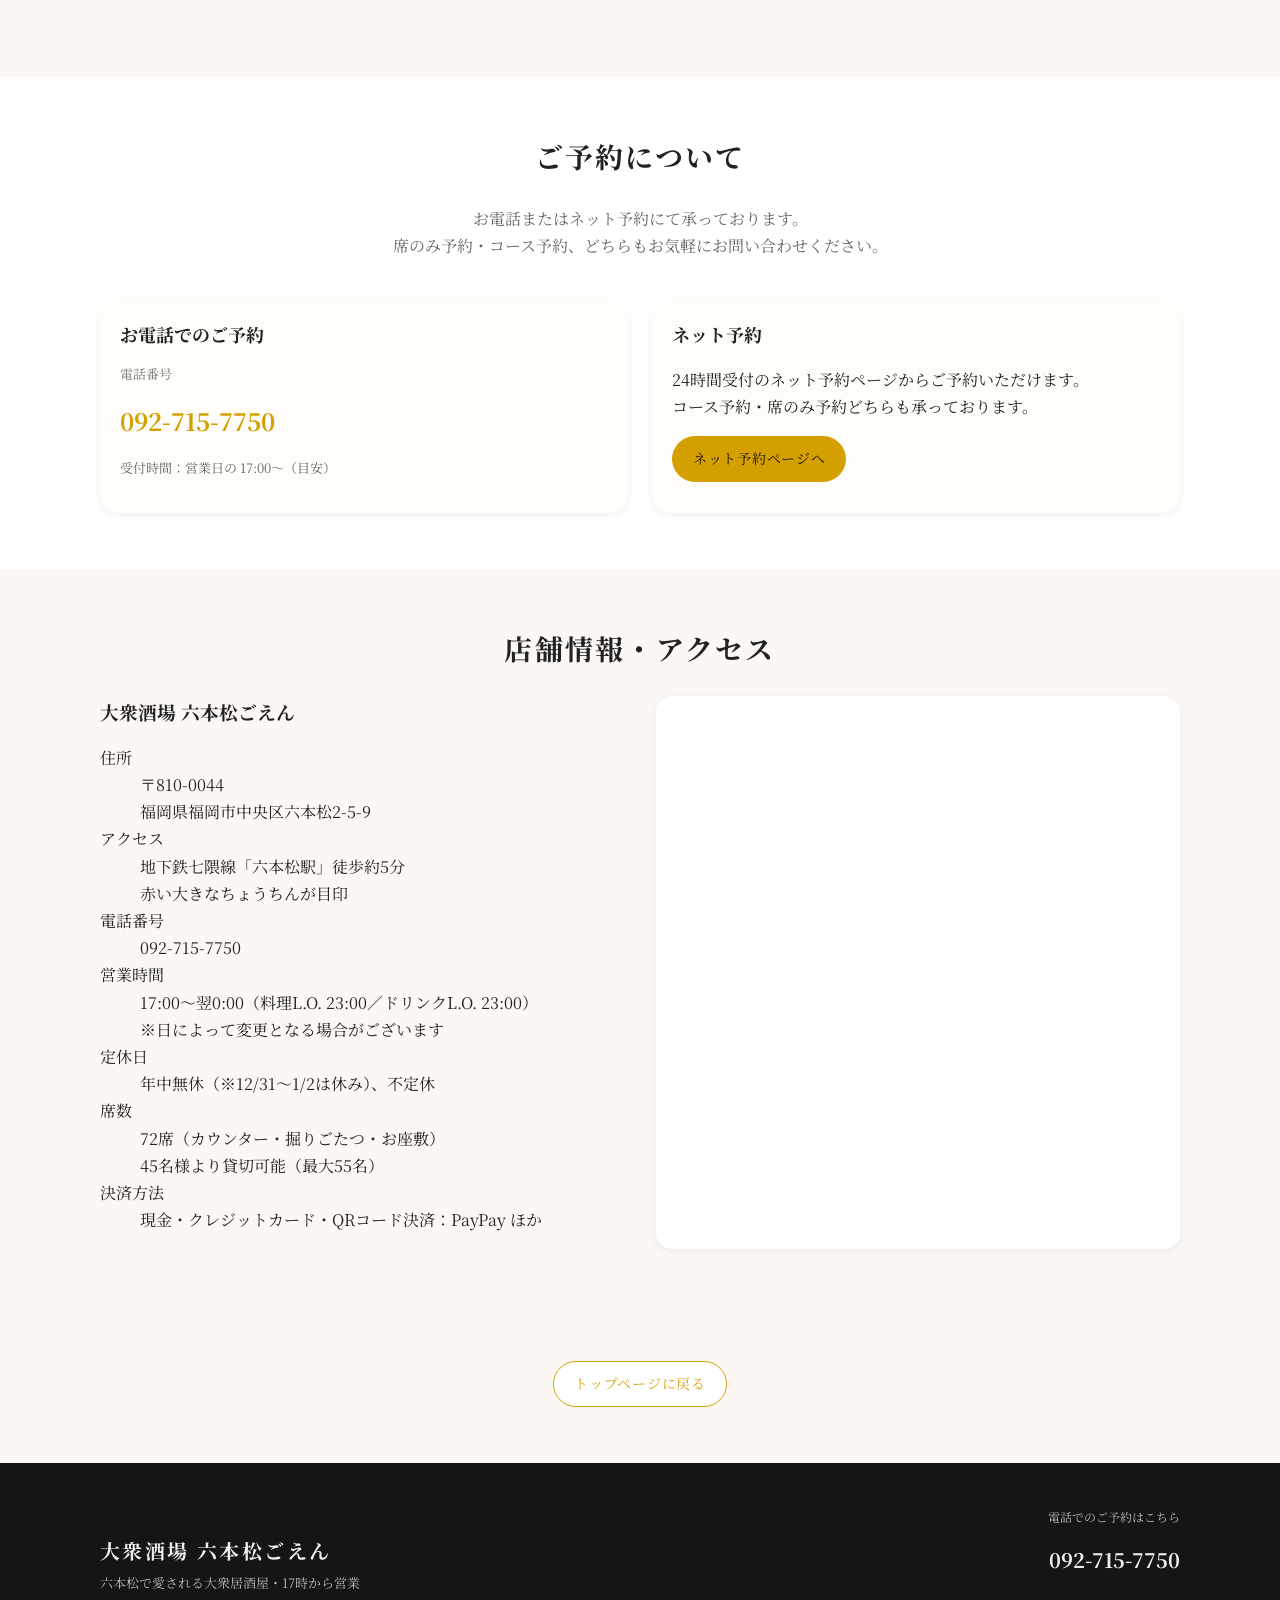
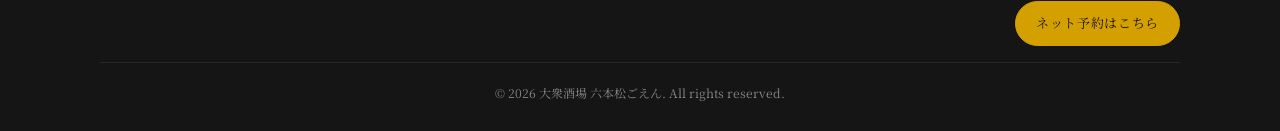
<file: blog/index.html>
<!doctype html>
<html lang="ja">
<head>
<!-- Google tag (gtag.js) -->
<script async src="https://www.googletagmanager.com/gtag/js?id=G-KECV2MJXXR"></script>
<script>
  window.dataLayer = window.dataLayer || [];
  function gtag(){dataLayer.push(arguments);}
  gtag('js', new Date());
  gtag('config', 'G-KECV2MJXXR');
</script>
  <meta charset="utf-8">
  <meta name="viewport" content="width=device-width, initial-scale=1">
  <title>ブログ・お知らせ｜大衆酒場 六本松ごえん</title>
  <meta name="description" content="大衆酒場 六本松ごえんのブログ・お知らせ一覧。最新情報や来店前に役立つ情報を更新しています。">

  <link rel="icon" href="../favicon.ico">
  <link rel="preconnect" href="https://fonts.googleapis.com">
  <link rel="preconnect" href="https://fonts.gstatic.com" crossorigin>
  <link href="https://fonts.googleapis.com/css2?family=Noto+Serif+JP:wght@400;500;600&display=swap" rel="stylesheet">
  <link rel="stylesheet" href="../style.css">

<!-- OGP -->
<meta property="og:type" content="article">
<meta property="og:site_name" content="大衆酒場 六本松ごえん">
<meta property="og:title" content="ブログ・お知らせ｜大衆酒場 六本松ごえん">
<meta property="og:description" content="大衆酒場 六本松ごえんのブログ・お知らせ一覧。最新情報や来店前に役立つ情報を更新しています。">
<meta property="og:url" content="https://ropponmatsu-goen.com/blog/">
<meta property="og:image" content="https://ropponmatsu-goen.com/images/space-ropponmatsugoen.jpg">
<meta property="og:image:width" content="1200">
<meta property="og:image:height" content="630">
<meta name="twitter:card" content="summary_large_image">
<link rel="canonical" href="https://ropponmatsu-goen.com/blog/">

<!-- 構造化データ：BreadcrumbList -->
<script type="application/ld+json">
{
  "@context": "https://schema.org",
  "@type": "BreadcrumbList",
  "itemListElement": [
    {
      "@type": "ListItem",
      "position": 1,
      "name": "ホーム",
      "item": "https://ropponmatsu-goen.com/"
    },
    {
      "@type": "ListItem",
      "position": 2,
      "name": "ブログ・お知らせ",
      "item": "https://ropponmatsu-goen.com/blog/"
    }
  ]
}
</script>
<script src="../vendor/blog-security.js"></script>
</head>

<body data-page="blog">
<div id="top"></div>

<!-- 共通ヘッダー -->
<div id="shared-header"></div>

<main id="main">

  <section class="section is-inview page-head" style="padding-top: calc(var(--header-h) + 16px) !important;">
    <div class="section-inner">
      <h1 class="page-title">ブログ・お知らせ</h1>
      <p class="page-lead">ご宴会情報・初めての方向けのご案内など、来店前に役立つ情報を発信しています。</p>
    </div>
  </section>

  <section class="section is-inview">
    <div class="section-inner">
      <div id="blogList" class="blog-grid"></div>
      <p id="blogStatus" style="margin-top:14px; opacity:.75;"></p>
    </div>
  </section>

  <!-- 共通フッター -->
  <div id="shared-bottom"></div>
  <a href="#top" class="page-top" aria-label="ページの先頭へ戻る">＾</a>

</main>

<!-- blog/ は1階層下なので ../common.js -->
<script src="../common.js"></script>
<script>
(async () => {
  const listEl   = document.getElementById('blogList');
  const statusEl = document.getElementById('blogStatus');

  function esc(s){
    return String(s ?? '')
      .replaceAll('&','&amp;').replaceAll('<','&lt;')
      .replaceAll('>','&gt;').replaceAll('"','&quot;');
  }
  function fmtDate(d){
    const m = String(d||'').match(/^(\d{4})-(\d{2})-(\d{2})$/);
    return m ? `${m[1]}.${m[2]}.${m[3]}` : esc(d||'');
  }

  try {
    if (statusEl) statusEl.textContent = '読み込み中…';

    const res = await fetch('./posts.json', { cache: 'no-store' });
    if (!res.ok) throw new Error('posts.jsonが読み込めません（' + res.status + '）');
    const posts = (await res.json()).posts;
    if (!Array.isArray(posts)) throw new Error('posts.jsonの形式が不正です');

    posts.sort((a, b) => String(b.date||'').localeCompare(String(a.date||'')));

    if (posts.length === 0) {
      if (statusEl) statusEl.textContent = 'まだ記事がありません。';
      return;
    }

    listEl.innerHTML = posts.map(p => {
      const href = `/blog/posts/post.html?slug=${encodeURIComponent(p.slug)}`;
      // posts.jsonの画像パスは ./images/ 基準 → blog/index.htmlからそのまま使える
      const bg = p.image ? `style="background-image:url('${esc(BlogSecurity.imageURL(p.image))}');"` : '';
      return `
        <article class="blog-card">
          <a href="${href}">
            <div class="blog-image" ${bg}></div>
            <div class="blog-body">
              <time class="blog-date" datetime="${esc(p.date)}">${fmtDate(p.date)}</time>
              <h3 class="blog-title">${esc(p.title)}</h3>
              <p class="blog-excerpt">${esc(p.excerpt)}</p>
            </div>
          </a>
        </article>`;
    }).join('');

    if (statusEl) statusEl.textContent = '';

  } catch(e) {
    if (statusEl) statusEl.textContent = 'エラー：' + (e?.message || e);
    console.error(e);
  }
})();
</script>

</body>
</html>
</file>
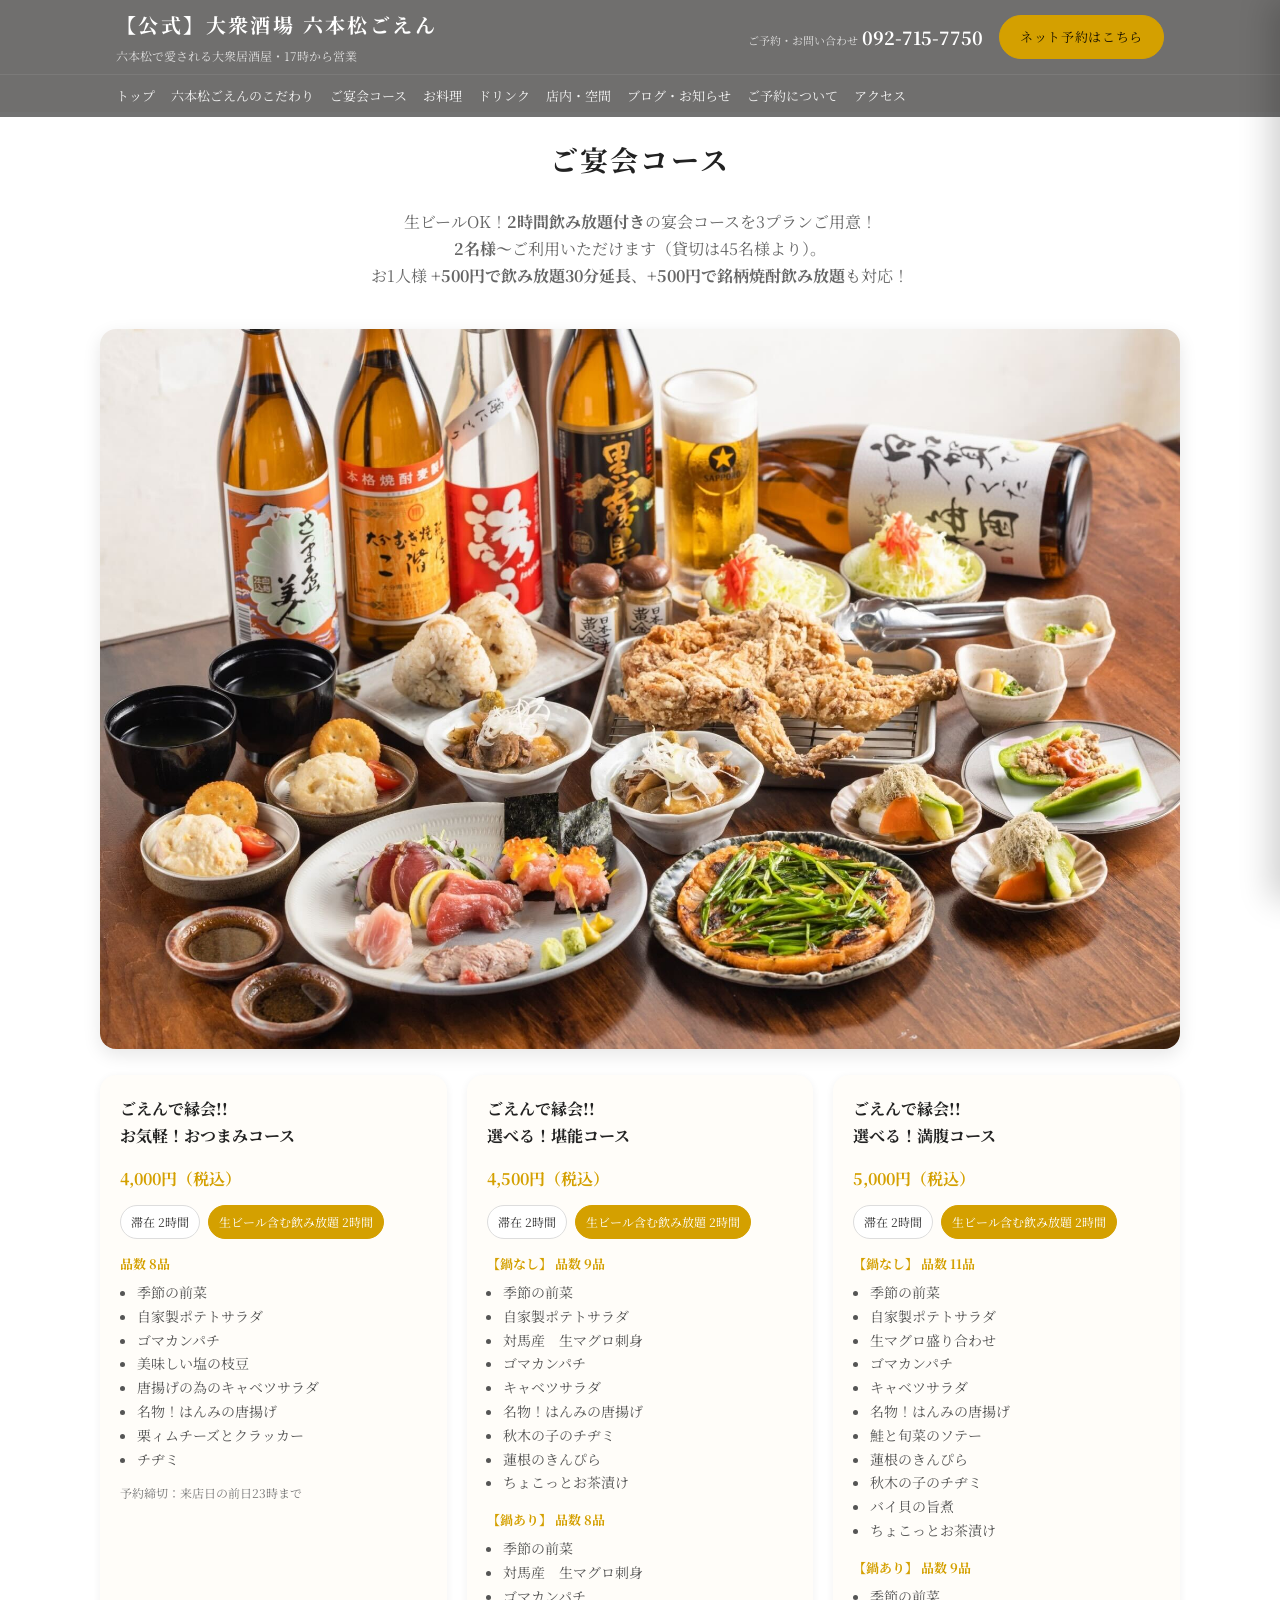
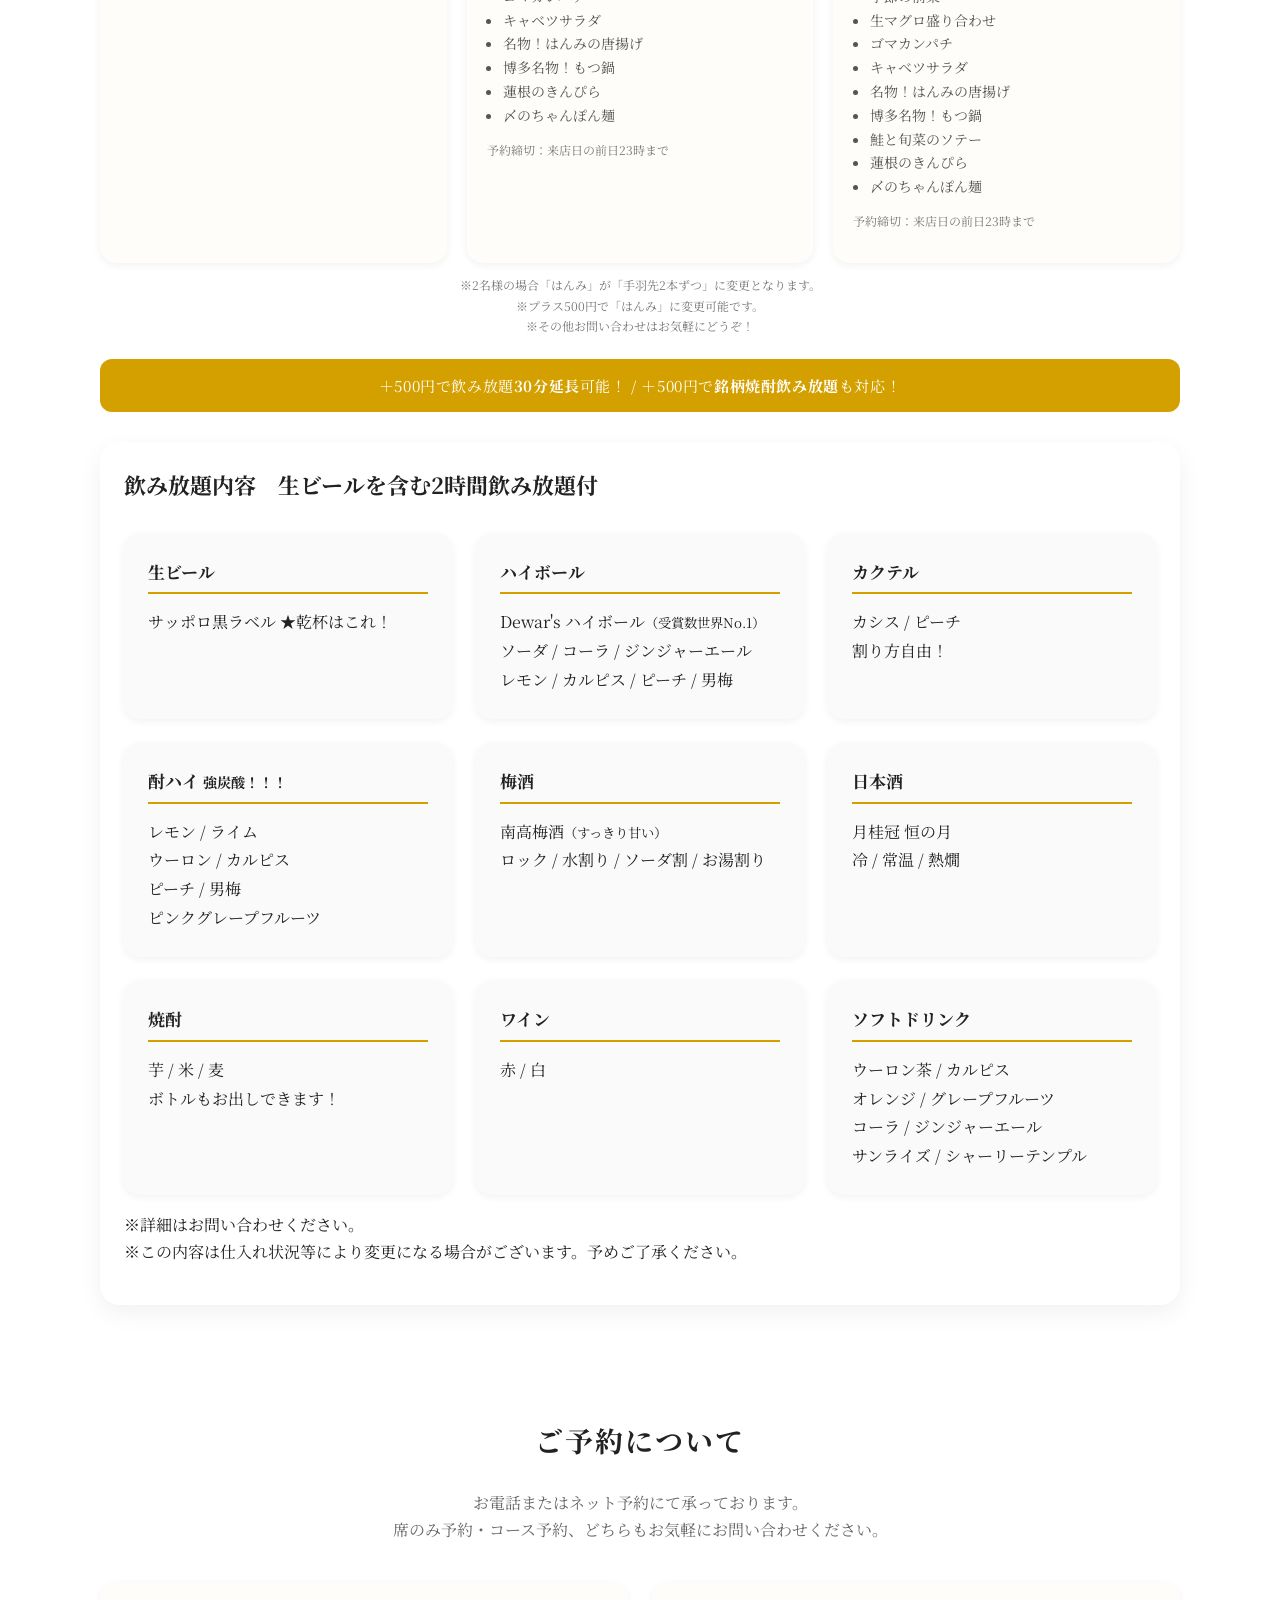
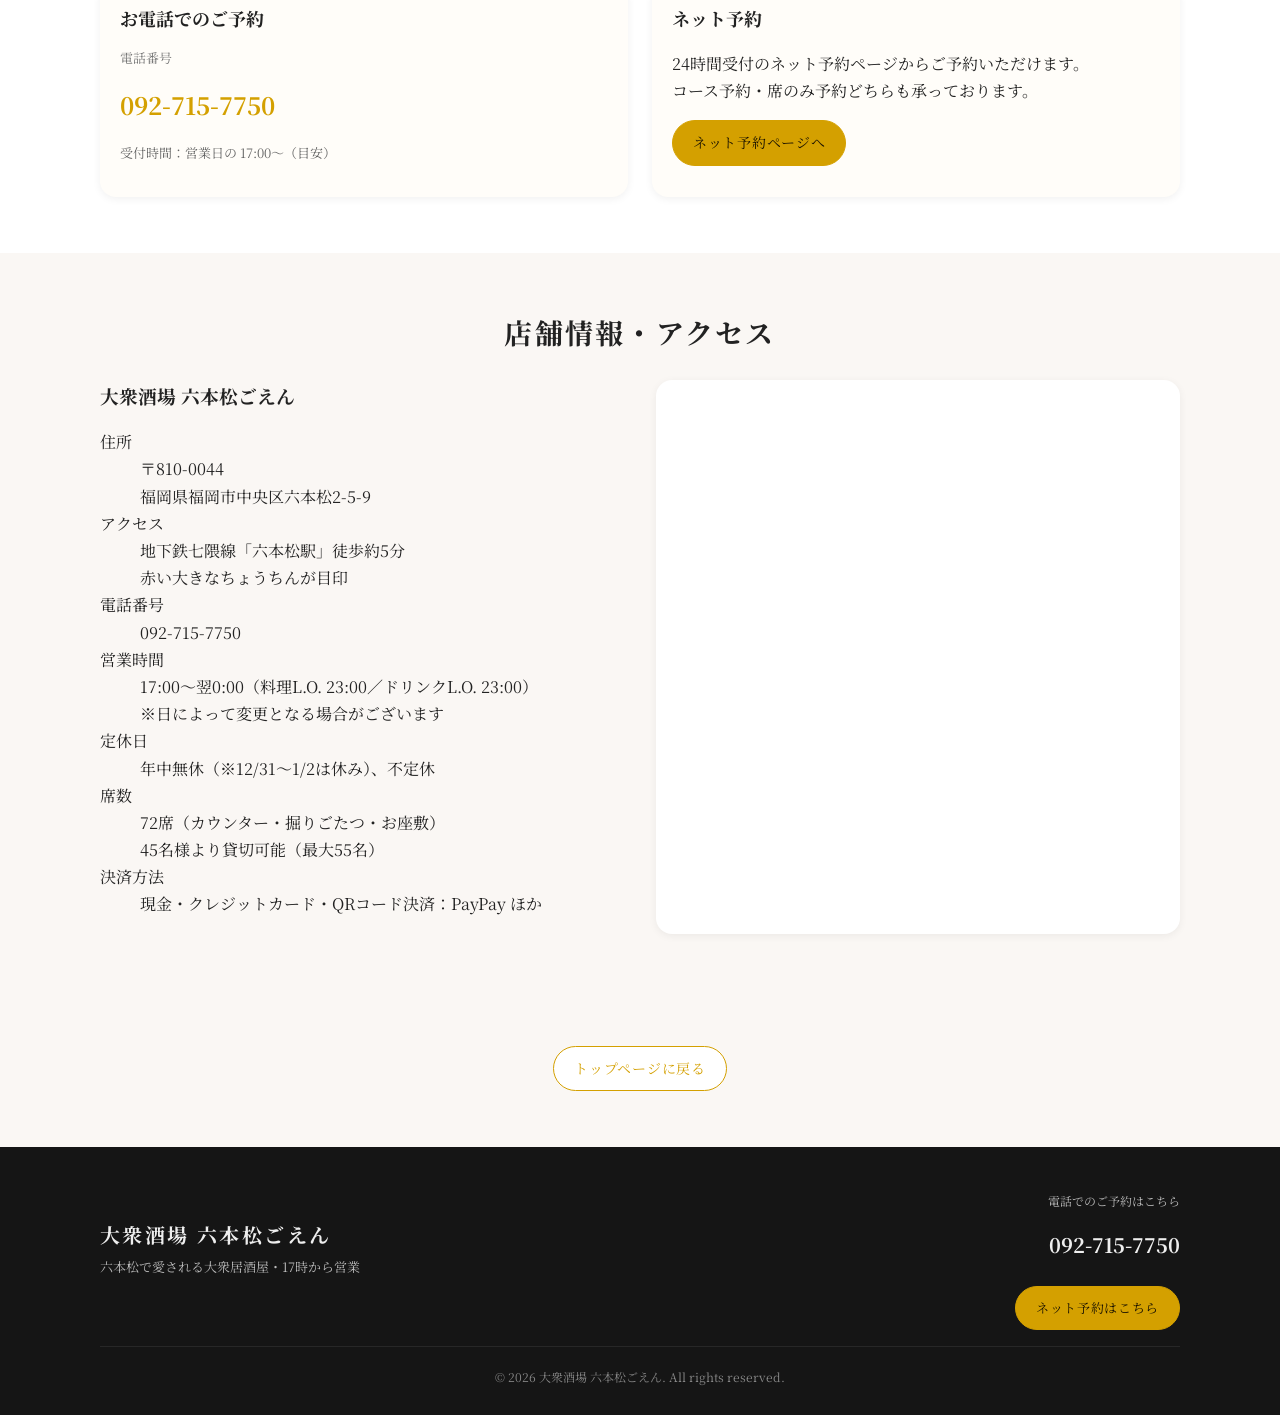
<file: course.html>
<!DOCTYPE html>
<html lang="ja">
<head>
<!-- Google tag (gtag.js) -->
<script async src="https://www.googletagmanager.com/gtag/js?id=G-KECV2MJXXR"></script>
<script>
  window.dataLayer = window.dataLayer || [];
  function gtag(){dataLayer.push(arguments);}
  gtag('js', new Date());
  gtag('config', 'G-KECV2MJXXR');
</script>
  <meta charset="UTF-8">
  <title>ご宴会コース｜大衆酒場 六本松ごえん</title>
  <link rel="icon" href="./favicon.ico">
  <meta name="viewport" content="width=device-width, initial-scale=1">
  <meta name="description" content="大衆酒場 六本松ごえんのご宴会コース。120分飲み放題付き。3名様〜最大55名様まで対応。貸切は45名様より。">

  <link rel="preconnect" href="https://fonts.googleapis.com">
  <link rel="preconnect" href="https://fonts.gstatic.com" crossorigin>
  <link href="https://fonts.googleapis.com/css2?family=Noto+Serif+JP:wght@400;500;600&display=swap" rel="stylesheet">

  <link rel="stylesheet" href="./style.css">

<!-- OGP -->
<meta property="og:type" content="article">
<meta property="og:site_name" content="大衆酒場 六本松ごえん">
<meta property="og:title" content="ご宴会コース｜大衆酒場 六本松ごえん">
<meta property="og:description" content="大衆酒場 六本松ごえんのご宴会コース。120分飲み放題付き。3名様〜最大55名様まで対応。貸切は45名様より。">
<meta property="og:url" content="https://ropponmatsu-goen.com/course.html">
<meta property="og:image" content="https://ropponmatsu-goen.com/images/space-ropponmatsugoen.jpg">
<meta property="og:image:width" content="1200">
<meta property="og:image:height" content="630">
<meta name="twitter:card" content="summary_large_image">
<link rel="canonical" href="https://ropponmatsu-goen.com/course.html">

<!-- 構造化データ：BreadcrumbList -->
<script type="application/ld+json">
{
  "@context": "https://schema.org",
  "@type": "BreadcrumbList",
  "itemListElement": [
    {
      "@type": "ListItem",
      "position": 1,
      "name": "ホーム",
      "item": "https://ropponmatsu-goen.com/"
    },
    {
      "@type": "ListItem",
      "position": 2,
      "name": "ご宴会コース",
      "item": "https://ropponmatsu-goen.com/course.html"
    }
  ]
}
</script>
</head>

<body data-page="course">
<div id="top"></div>

<!-- ★ 共通ヘッダー差し込み先 -->
<div id="shared-header"></div>

<main id="main">

  <!-- ご宴会コース -->
  <section id="course" class="section is-inview course" style="padding-top: 24px !important;">
    <div class="section-inner">
      <h1 class="section-title">ご宴会コース</h1>
      <p class="section-lead">
        生ビールOK！<strong>2時間飲み放題付き</strong>の宴会コースを3プランご用意！<br>
        <strong>2名様〜</strong>ご利用いただけます（貸切は45名様より）。<br>
        お1人様 <strong>+500円で飲み放題30分延長</strong>、<strong>+500円で銘柄焼酎飲み放題</strong>も対応！
      </p>

      <div class="course-hero">
        <img src="./images/course-hero.jpg" alt="六本松ごえん ご宴会コース（料理イメージ）">
      </div>

      <div class="course-grid">

        <article class="course-card">
          <h2 class="course-title">
            ごえんで縁会!!<br class="br-pc">お気軽！おつまみコース
          </h2>
          <p class="course-price">4,000円（税込）</p>

          <div class="course-badges">
            <span class="badge">滞在 2時間</span>
            <span class="badge badge-red">生ビール含む飲み放題 2時間</span>
          </div>

          <p class="course-variant">品数 8品</p>
          <ul class="course-list">
            <li>季節の前菜</li>
            <li>自家製ポテトサラダ</li>
            <li>ゴマカンパチ</li>
            <li>美味しい塩の枝豆</li>
            <li>唐揚げの為のキャベツサラダ</li>
            <li>名物！はんみの唐揚げ</li>
            <li>栗ィムチーズとクラッカー</li>
            <li>チヂミ</li>
          </ul>

          <p class="course-note-small">
            予約締切：来店日の前日23時まで
          </p>
        </article>

        <article class="course-card">
          <h2 class="course-title">
            ごえんで縁会!!<br class="br-pc">選べる！堪能コース
          </h2>
          <p class="course-price">4,500円（税込）</p>

          <div class="course-badges">
            <span class="badge">滞在 2時間</span>
            <span class="badge badge-red">生ビール含む飲み放題 2時間</span>
          </div>

          <p class="course-variant">【鍋なし】 品数 9品</p>
          <ul class="course-list">
            <li>季節の前菜</li>
            <li>自家製ポテトサラダ</li>
            <li>対馬産　生マグロ刺身</li>
            <li>ゴマカンパチ</li>
            <li>キャベツサラダ</li>
            <li>名物！はんみの唐揚げ</li>
            <li>秋木の子のチヂミ</li>
            <li>蓮根のきんぴら</li>
            <li>ちょこっとお茶漬け</li>
          </ul>
          <p class="course-variant">【鍋あり】 品数 8品</p>
          <ul class="course-list">
            <li>季節の前菜</li>
            <li>対馬産　生マグロ刺身</li>
            <li>ゴマカンパチ</li>
            <li>キャベツサラダ</li>
            <li>名物！はんみの唐揚げ</li>
            <li>博多名物！もつ鍋</li>
            <li>蓮根のきんぴら</li>
            <li>〆のちゃんぽん麺</li>
          </ul>

          <p class="course-note-small">
            予約締切：来店日の前日23時まで
          </p>
        </article>

        <article class="course-card">
          <h2 class="course-title">
            ごえんで縁会!!<br class="br-pc">選べる！満腹コース
          </h2>
          <p class="course-price">5,000円（税込）</p>

          <div class="course-badges">
            <span class="badge">滞在 2時間</span>
            <span class="badge badge-red">生ビール含む飲み放題 2時間</span>
          </div>

          <p class="course-variant">【鍋なし】 品数 11品</p>
          <ul class="course-list">
            <li>季節の前菜</li>
            <li>自家製ポテトサラダ</li>
            <li>生マグロ盛り合わせ</li>
            <li>ゴマカンパチ</li>
            <li>キャベツサラダ</li>
            <li>名物！はんみの唐揚げ</li>
            <li>鮭と旬菜のソテー</li>
            <li>蓮根のきんぴら</li>
            <li>秋木の子のチヂミ</li>
            <li>バイ貝の旨煮</li>
            <li>ちょこっとお茶漬け</li>
          </ul>
          <p class="course-variant">【鍋あり】 品数 9品</p>
          <ul class="course-list">
            <li>季節の前菜</li>
            <li>生マグロ盛り合わせ</li>
            <li>ゴマカンパチ</li>
            <li>キャベツサラダ</li>
            <li>名物！はんみの唐揚げ</li>
            <li>博多名物！もつ鍋</li>
            <li>鮭と旬菜のソテー</li>
            <li>蓮根のきんぴら</li>
            <li>〆のちゃんぽん麺</li>
          </ul>

          <p class="course-note-small">
            予約締切：来店日の前日23時まで
          </p>
        </article>

      </div>

      <p class="course-note-small course-note-center">
        ※2名様の場合「はんみ」が「手羽先2本ずつ」に変更となります。<br>
        ※プラス500円で「はんみ」に変更可能です。<br>
        ※その他お問い合わせはお気軽にどうぞ！
      </p>

      <!-- クーポン特典 -->
      <div class="course-extra">
        ＋500円で飲み放題<strong>30分延長</strong>可能！ / ＋500円で<strong>銘柄焼酎飲み放題</strong>も対応！
      </div>

      <!-- 飲み放題内容 -->
      <div class="drink-panel">
        <h3>飲み放題内容　生ビールを含む2時間飲み放題付</h3>

        <div class="drink-grid">

          <div class="drink-card">
            <h4>生ビール</h4>
            <ul>
              <li>サッポロ黒ラベル ★乾杯はこれ！</li>
            </ul>
          </div>

          <div class="drink-card">
            <h4>ハイボール</h4>
            <ul>
              <li>Dewar's ハイボール<small>（受賞数世界No.1）</small></li>
              <li>ソーダ / コーラ / ジンジャーエール</li>
              <li>レモン / カルピス / ピーチ / 男梅</li>
            </ul>
          </div>

          <div class="drink-card">
            <h4>カクテル</h4>
            <ul>
              <li>カシス / ピーチ</li>
              <li>割り方自由！</li>
            </ul>
          </div>

          <div class="drink-card">
            <h4>酎ハイ <small>強炭酸！！！</small></h4>
            <ul>
              <li>レモン / ライム</li>
              <li>ウーロン / カルピス</li>
              <li>ピーチ / 男梅</li>
              <li>ピンクグレープフルーツ</li>
            </ul>
          </div>

          <div class="drink-card">
            <h4>梅酒</h4>
            <ul>
              <li>南高梅酒<small>（すっきり甘い）</small></li>
              <li>ロック / 水割り / ソーダ割 / お湯割り</li>
            </ul>
          </div>

          <div class="drink-card">
            <h4>日本酒</h4>
            <ul>
              <li>月桂冠 恒の月</li>
              <li>冷 / 常温 / 熱燗</li>
            </ul>
          </div>

          <div class="drink-card">
            <h4>焼酎</h4>
            <ul>
              <li>芋 / 米 / 麦</li>
              <li>ボトルもお出しできます！</li>
            </ul>
          </div>

          <div class="drink-card">
            <h4>ワイン</h4>
            <ul>
              <li>赤 / 白</li>
            </ul>
          </div>

          <div class="drink-card">
            <h4>ソフトドリンク</h4>
            <ul>
              <li>ウーロン茶 / カルピス</li>
              <li>オレンジ / グレープフルーツ</li>
              <li>コーラ / ジンジャーエール</li>
              <li>サンライズ / シャーリーテンプル</li>
            </ul>
          </div>

        </div>

        <p class="drink-note">
          ※詳細はお問い合わせください。<br>
          ※この内容は仕入れ状況等により変更になる場合がございます。予めご了承ください。
        </p>
      </div>

    </div>
  </section>

  <!-- ★ 共通フッター差し込み先 -->
  <div id="shared-bottom"></div>

  <!-- ページトップ -->
  <a href="#top" class="page-top" aria-label="ページの先頭へ戻る">＾</a>

</main>

<script src="./common.js"></script>
</body>
</html>
</file>
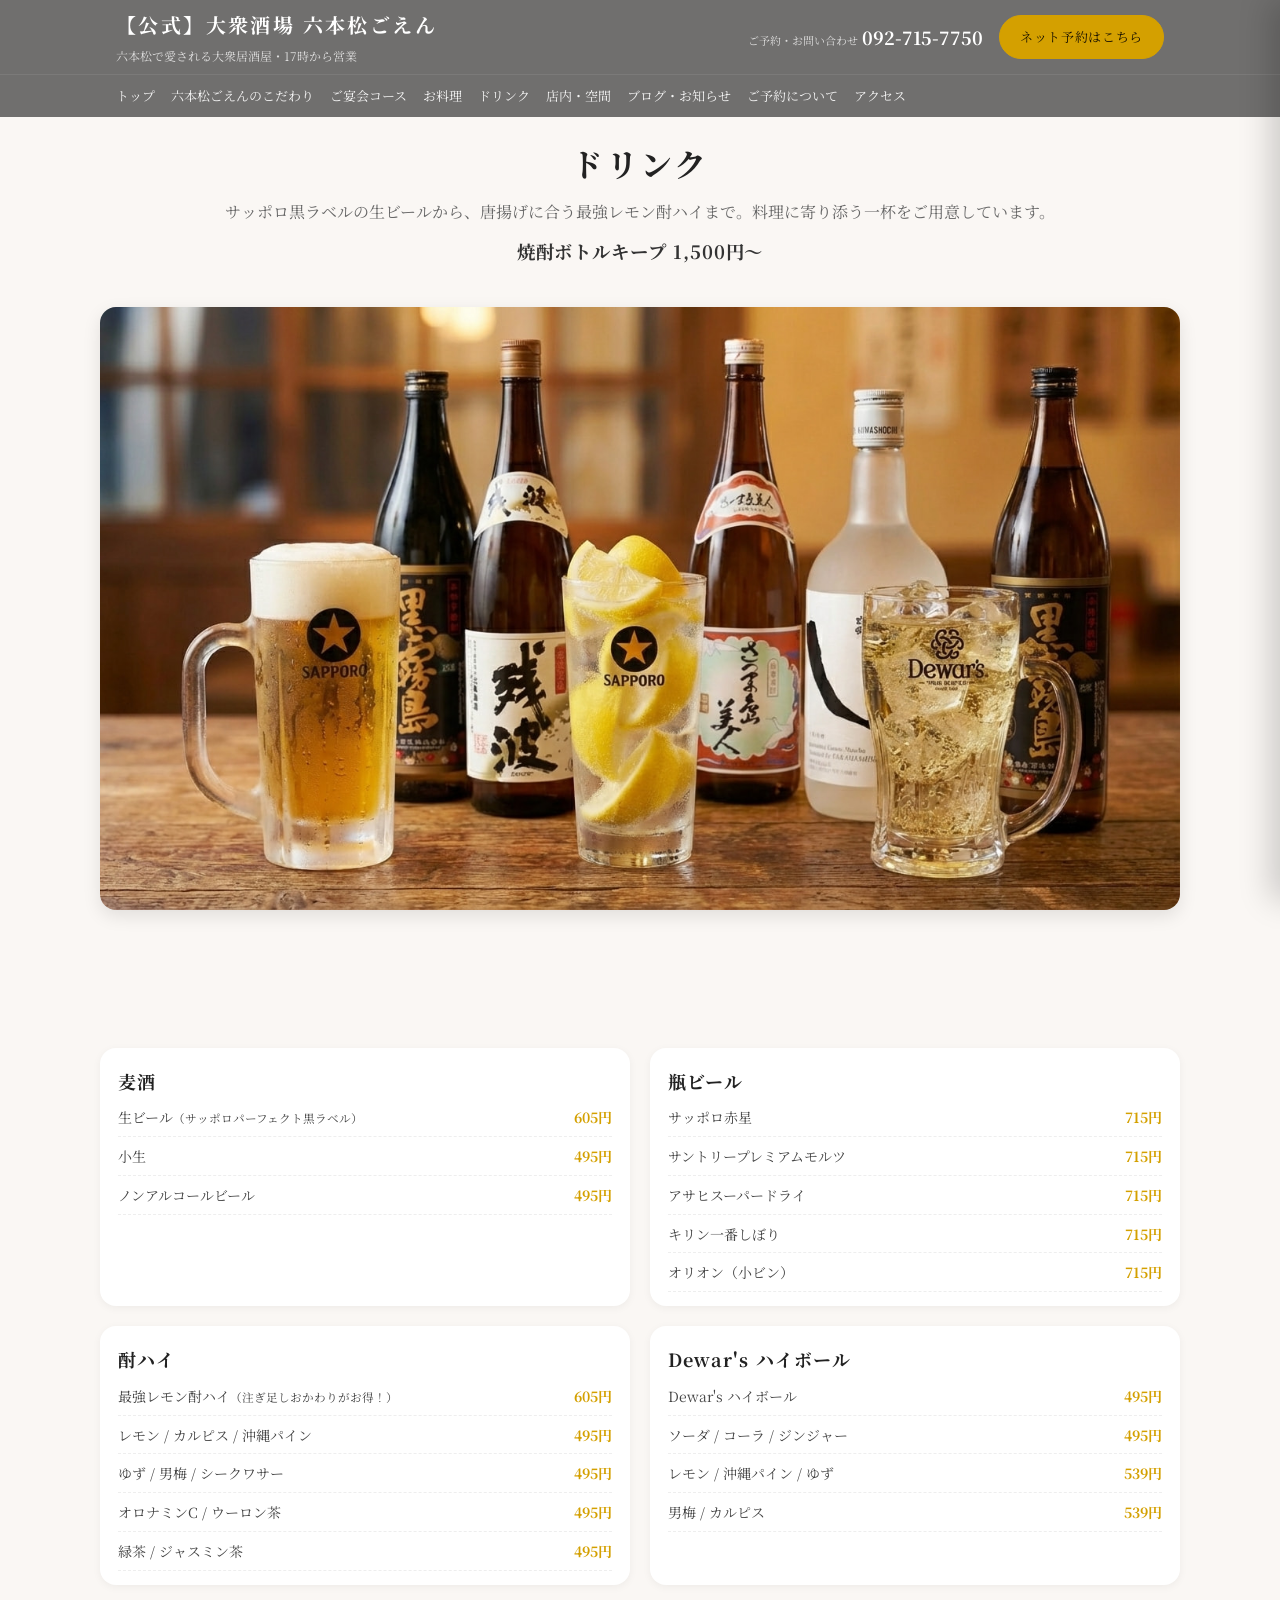
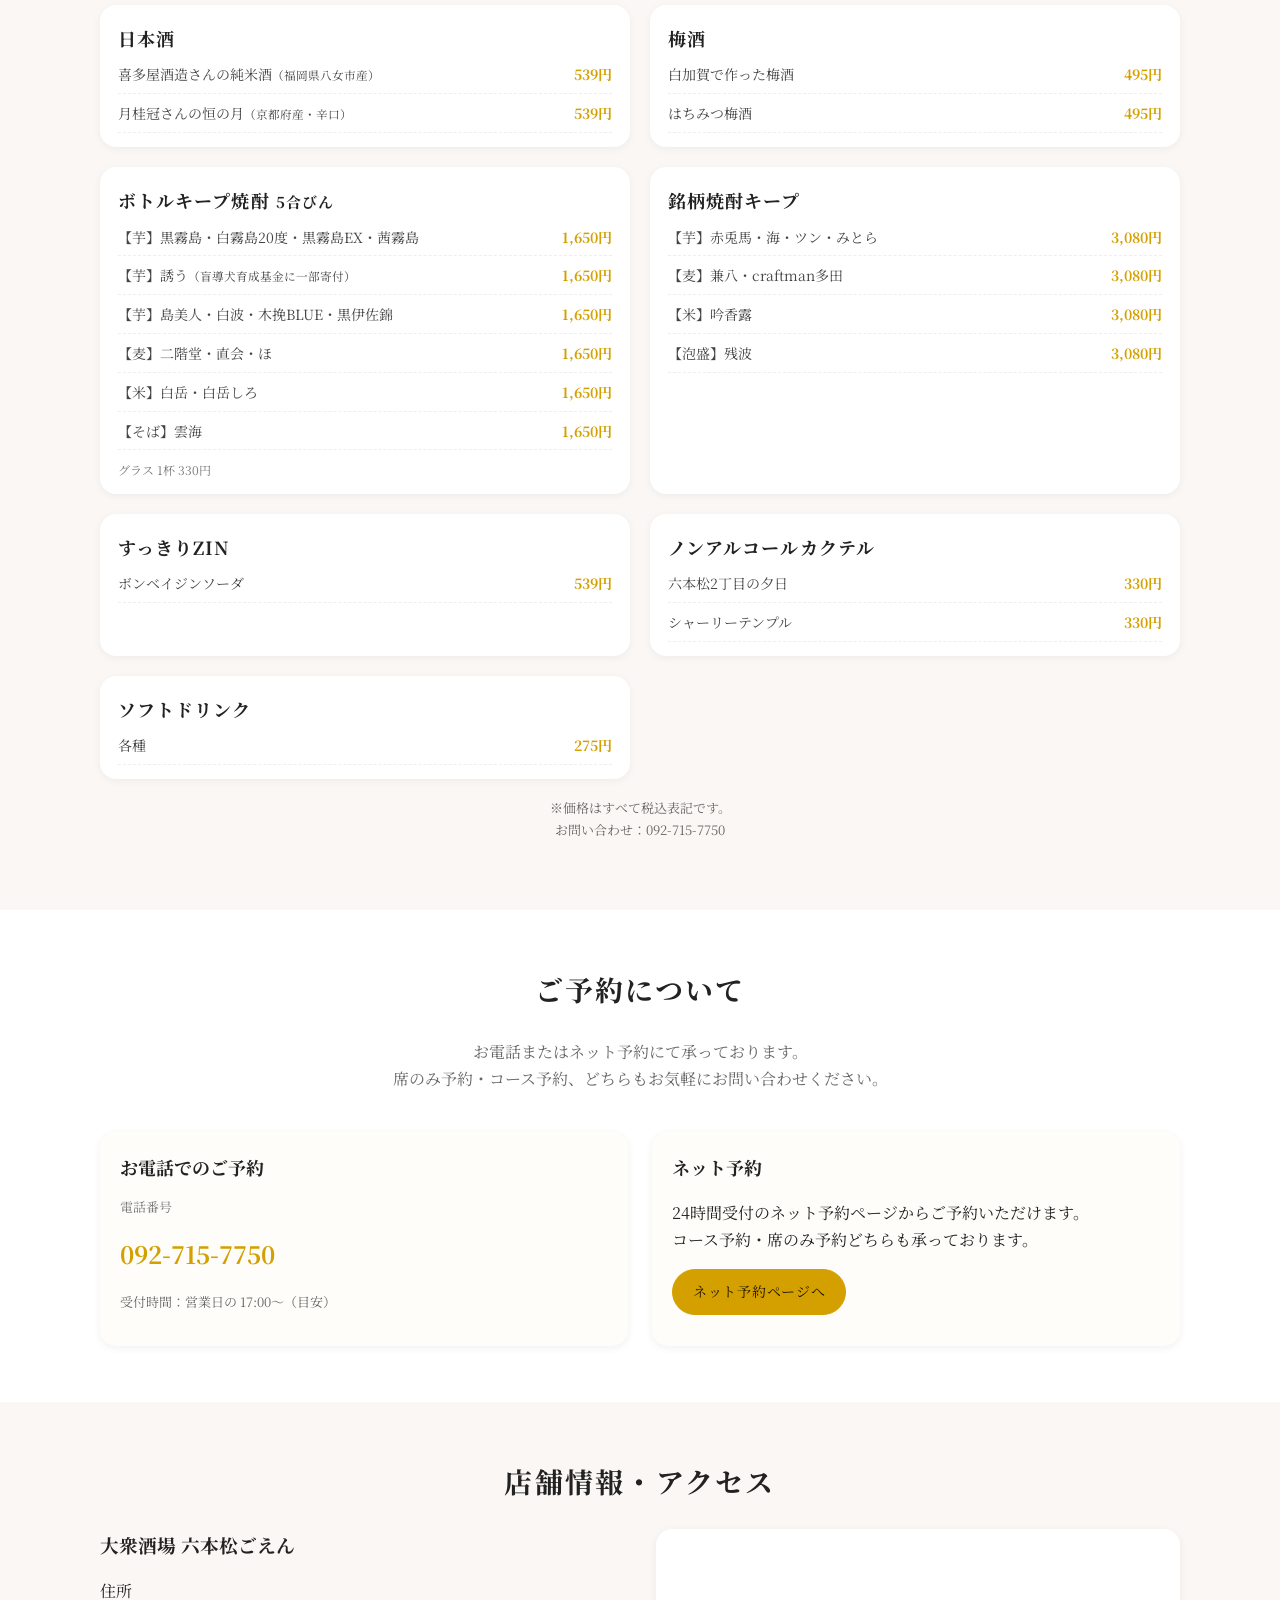
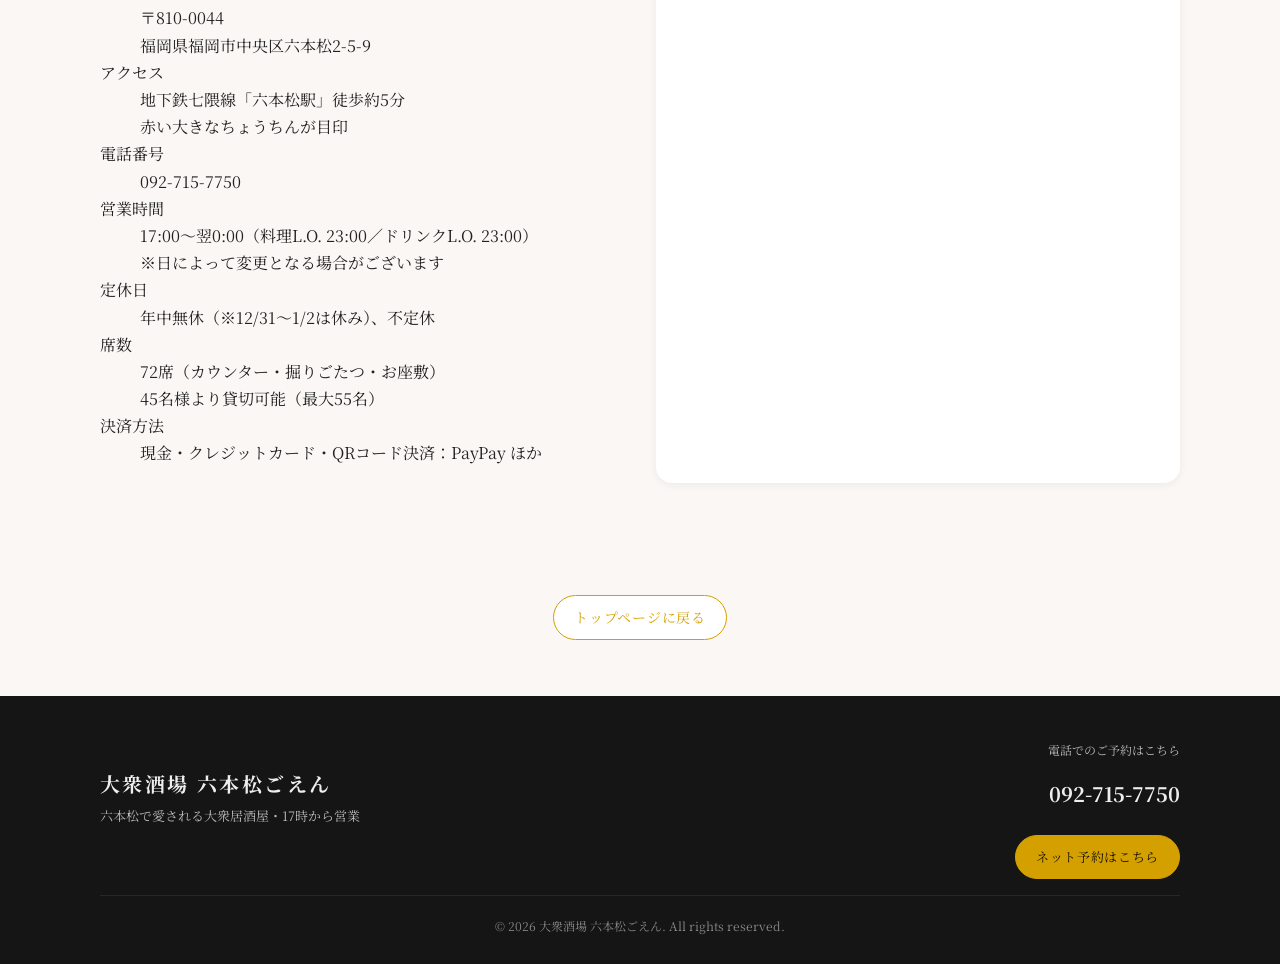
<file: drink.html>
<!DOCTYPE html>
<html lang="ja">
<head>
<!-- Google tag (gtag.js) -->
<script async src="https://www.googletagmanager.com/gtag/js?id=G-KECV2MJXXR"></script>
<script>
  window.dataLayer = window.dataLayer || [];
  function gtag(){dataLayer.push(arguments);}
  gtag('js', new Date());
  gtag('config', 'G-KECV2MJXXR');
</script>
  <meta charset="UTF-8">
  <title>ドリンク｜大衆酒場 六本松ごえん</title>
  <link rel="icon" href="./favicon.ico">
  <meta name="viewport" content="width=device-width, initial-scale=1">
  <meta name="description" content="大衆酒場 六本松ごえんのドリンクメニュー。サッポロ黒ラベル生ビール、最強レモン酎ハイ、焼酎ボトルキープ1,500円〜。">

  <link rel="preconnect" href="https://fonts.googleapis.com">
  <link rel="preconnect" href="https://fonts.gstatic.com" crossorigin>
  <link href="https://fonts.googleapis.com/css2?family=Noto+Serif+JP:wght@400;500;600&display=swap" rel="stylesheet">

  <link rel="stylesheet" href="./style.css">

<!-- OGP -->
<meta property="og:type" content="article">
<meta property="og:site_name" content="大衆酒場 六本松ごえん">
<meta property="og:title" content="ドリンク｜大衆酒場 六本松ごえん">
<meta property="og:description" content="大衆酒場 六本松ごえんのドリンクメニュー。サッポロ黒ラベル生ビール、最強レモン酎ハイ、焼酎ボトルキープ1,500円〜。">
<meta property="og:url" content="https://ropponmatsu-goen.com/drink.html">
<meta property="og:image" content="https://ropponmatsu-goen.com/images/space-ropponmatsugoen.jpg">
<meta property="og:image:width" content="1200">
<meta property="og:image:height" content="630">
<meta name="twitter:card" content="summary_large_image">
<link rel="canonical" href="https://ropponmatsu-goen.com/drink.html">

<!-- 構造化データ：BreadcrumbList -->
<script type="application/ld+json">
{
  "@context": "https://schema.org",
  "@type": "BreadcrumbList",
  "itemListElement": [
    {
      "@type": "ListItem",
      "position": 1,
      "name": "ホーム",
      "item": "https://ropponmatsu-goen.com/"
    },
    {
      "@type": "ListItem",
      "position": 2,
      "name": "ドリンク",
      "item": "https://ropponmatsu-goen.com/drink.html"
    }
  ]
}
</script>
</head>

<body class="page-drink" data-page="drink">
<div id="top"></div>

<!-- ★ 共通ヘッダー差し込み先 -->
<div id="shared-header"></div>

<main id="main">

  <!-- ページ見出し -->
  <section class="section is-inview drink-feature" style="padding-top: 24px !important;">
    <div class="section-inner">
      <h1 class="page-title">ドリンク</h1>
      <p class="page-lead">サッポロ黒ラベルの生ビールから、唐揚げに合う最強レモン酎ハイまで。料理に寄り添う一杯をご用意しています。<br><span class="drink-bottlekeep">焼酎ボトルキープ 1,500円〜</span></p>
      <div class="drink-feature-image">
        <img src="./images/drink-feature.jpg" alt="六本松ごえん ドリンクメニュー">
      </div>
    </div>
  </section>

  <!-- ドリンク一覧 -->
  <section class="section drink-page">
    <div class="section-inner">
      <div class="drinkcat-grid">

        <!-- 麦酒 -->
        <article class="drinkcat-card">
          <h2 class="drinkcat-title">麦酒</h2>
          <ul class="drinkcat-list">
            <li><span>生ビール<small>（サッポロパーフェクト黒ラベル）</small></span><span class="price">605円</span></li>
            <li><span>小生</span><span class="price">495円</span></li>
            <li><span>ノンアルコールビール</span><span class="price">495円</span></li>
          </ul>
        </article>

        <!-- 瓶ビール -->
        <article class="drinkcat-card">
          <h2 class="drinkcat-title">瓶ビール</h2>
          <ul class="drinkcat-list">
            <li><span>サッポロ赤星</span><span class="price">715円</span></li>
            <li><span>サントリープレミアムモルツ</span><span class="price">715円</span></li>
            <li><span>アサヒスーパードライ</span><span class="price">715円</span></li>
            <li><span>キリン一番しぼり</span><span class="price">715円</span></li>
            <li><span>オリオン（小ビン）</span><span class="price">715円</span></li>
          </ul>
        </article>

        <!-- 酎ハイ -->
        <article class="drinkcat-card">
          <h2 class="drinkcat-title">酎ハイ</h2>
          <ul class="drinkcat-list">
            <li><span>最強レモン酎ハイ<small>（注ぎ足しおかわりがお得！）</small></span><span class="price">605円</span></li>
            <li><span>レモン / カルピス / 沖縄パイン</span><span class="price">495円</span></li>
            <li><span>ゆず / 男梅 / シークワサー</span><span class="price">495円</span></li>
            <li><span>オロナミンC / ウーロン茶</span><span class="price">495円</span></li>
            <li><span>緑茶 / ジャスミン茶</span><span class="price">495円</span></li>
          </ul>
        </article>

        <!-- Dewar's ハイボール -->
        <article class="drinkcat-card">
          <h2 class="drinkcat-title">Dewar's ハイボール</h2>
          <ul class="drinkcat-list">
            <li><span>Dewar's ハイボール</span><span class="price">495円</span></li>
            <li><span>ソーダ / コーラ / ジンジャー</span><span class="price">495円</span></li>
            <li><span>レモン / 沖縄パイン / ゆず</span><span class="price">539円</span></li>
            <li><span>男梅 / カルピス</span><span class="price">539円</span></li>
          </ul>
        </article>

        <!-- 日本酒 -->
        <article class="drinkcat-card">
          <h2 class="drinkcat-title">日本酒</h2>
          <ul class="drinkcat-list">
            <li><span>喜多屋酒造さんの純米酒<small>（福岡県八女市産）</small></span><span class="price">539円</span></li>
            <li><span>月桂冠さんの恒の月<small>（京都府産・辛口）</small></span><span class="price">539円</span></li>
          </ul>
        </article>

        <!-- 梅酒 -->
        <article class="drinkcat-card">
          <h2 class="drinkcat-title">梅酒</h2>
          <ul class="drinkcat-list">
            <li><span>白加賀で作った梅酒</span><span class="price">495円</span></li>
            <li><span>はちみつ梅酒</span><span class="price">495円</span></li>
          </ul>
        </article>

        <!-- 焼酎ボトルキープ -->
        <article class="drinkcat-card">
          <h2 class="drinkcat-title">ボトルキープ焼酎 <small>5合びん</small></h2>
          <ul class="drinkcat-list">
            <li><span>【芋】黒霧島・白霧島20度・黒霧島EX・茜霧島</span><span class="price">1,650円</span></li>
            <li><span>【芋】誘う<small>（盲導犬育成基金に一部寄付）</small></span><span class="price">1,650円</span></li>
            <li><span>【芋】島美人・白波・木挽BLUE・黒伊佐錦</span><span class="price">1,650円</span></li>
            <li><span>【麦】二階堂・直会・ほ</span><span class="price">1,650円</span></li>
            <li><span>【米】白岳・白岳しろ</span><span class="price">1,650円</span></li>
            <li><span>【そば】雲海</span><span class="price">1,650円</span></li>
          </ul>
          <p class="drinkcat-note">グラス 1杯 330円</p>
        </article>

        <!-- 銘柄焼酎キープ -->
        <article class="drinkcat-card">
          <h2 class="drinkcat-title">銘柄焼酎キープ</h2>
          <ul class="drinkcat-list">
            <li><span>【芋】赤兎馬・海・ツン・みとら</span><span class="price">3,080円</span></li>
            <li><span>【麦】兼八・craftman多田</span><span class="price">3,080円</span></li>
            <li><span>【米】吟香露</span><span class="price">3,080円</span></li>
            <li><span>【泡盛】残波</span><span class="price">3,080円</span></li>
          </ul>
        </article>

        <!-- すっきりZIN -->
        <article class="drinkcat-card">
          <h2 class="drinkcat-title">すっきりZIN</h2>
          <ul class="drinkcat-list">
            <li><span>ボンベイジンソーダ</span><span class="price">539円</span></li>
          </ul>
        </article>

        <!-- ノンアルコールカクテル -->
        <article class="drinkcat-card">
          <h2 class="drinkcat-title">ノンアルコールカクテル</h2>
          <ul class="drinkcat-list">
            <li><span>六本松2丁目の夕日</span><span class="price">330円</span></li>
            <li><span>シャーリーテンプル</span><span class="price">330円</span></li>
          </ul>
        </article>

        <!-- ソフトドリンク -->
        <article class="drinkcat-card">
          <h2 class="drinkcat-title">ソフトドリンク</h2>
          <ul class="drinkcat-list">
            <li><span>各種</span><span class="price">275円</span></li>
          </ul>
        </article>

      </div>

      <p class="mp-note">
        ※価格はすべて税込表記です。<br>
        お問い合わせ：<a href="tel:0927157750">092-715-7750</a>
      </p>
    </div>
  </section>

  <!-- ★ 共通フッター差し込み先 -->
  <div id="shared-bottom"></div>

  <!-- ページトップ -->
  <a href="#top" class="page-top" aria-label="ページの先頭へ戻る">＾</a>

</main>

<script src="./common.js"></script>
</body>
</html>
</file>
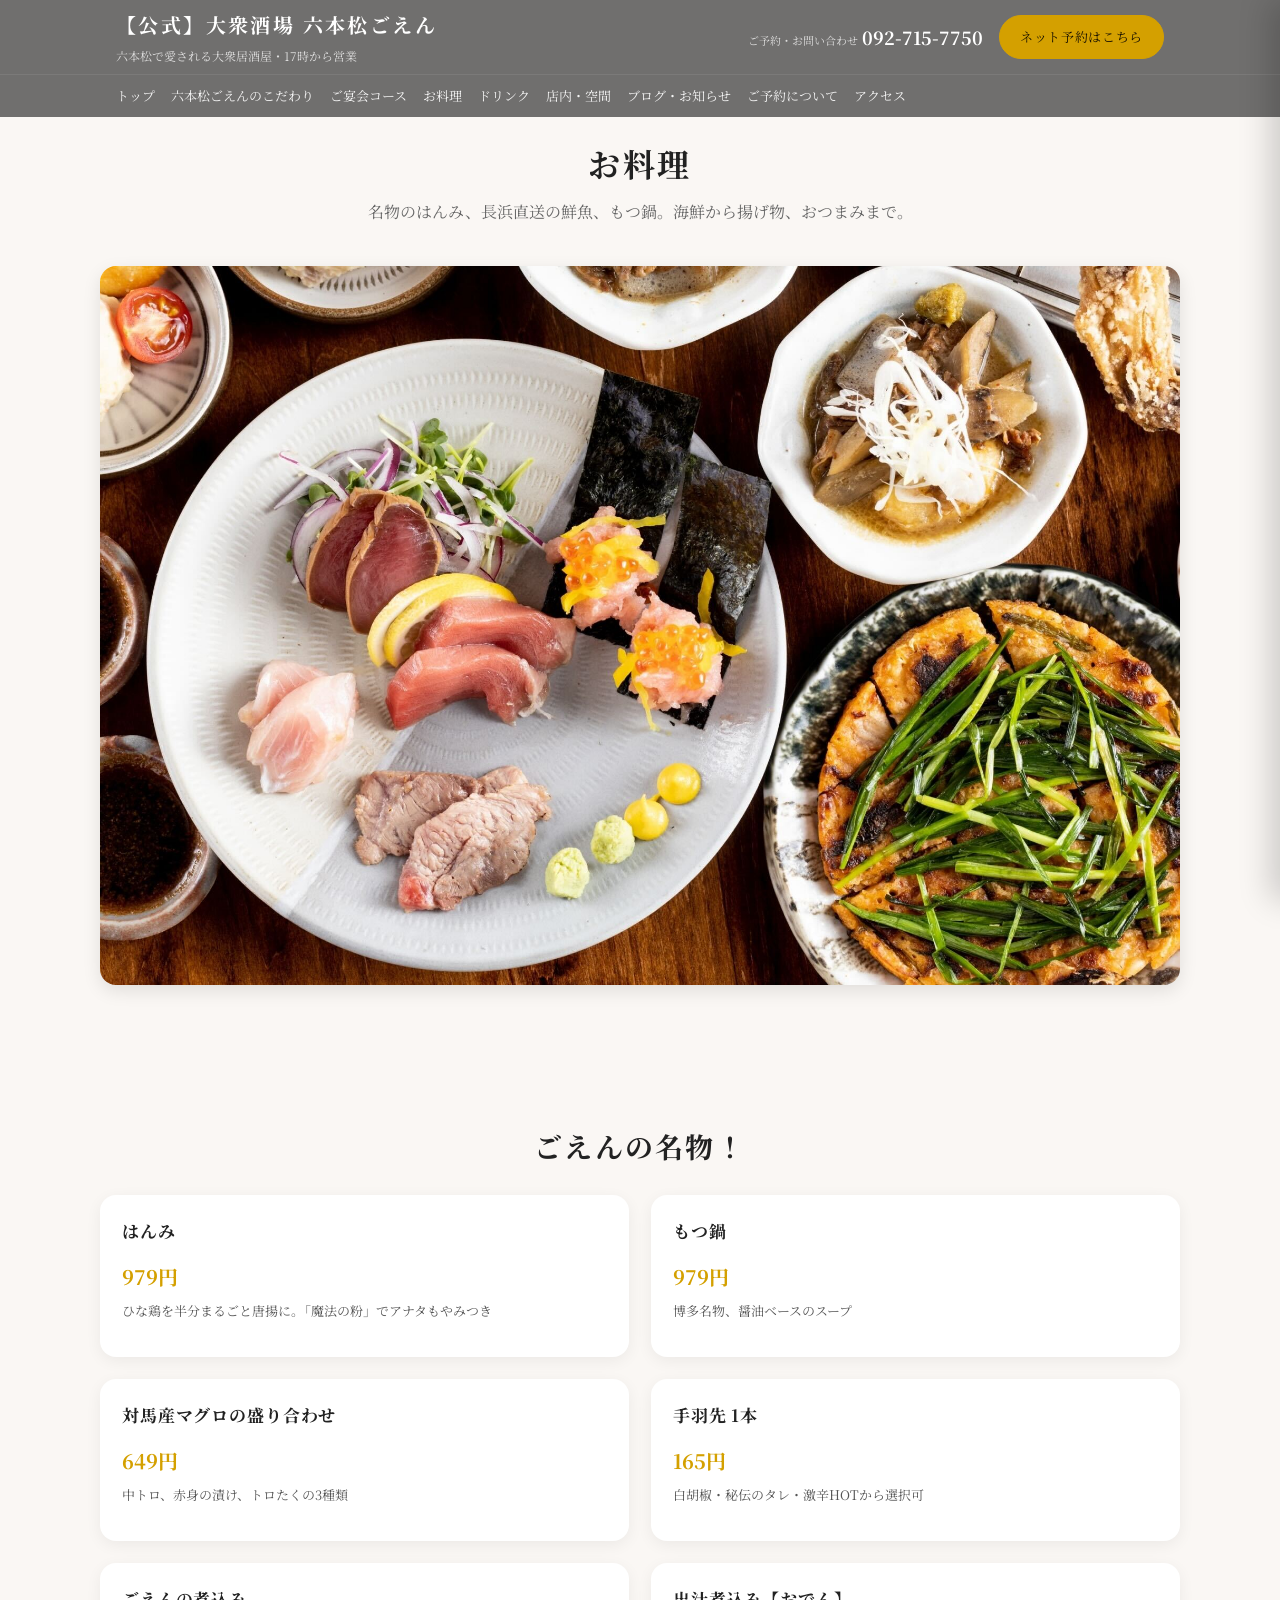
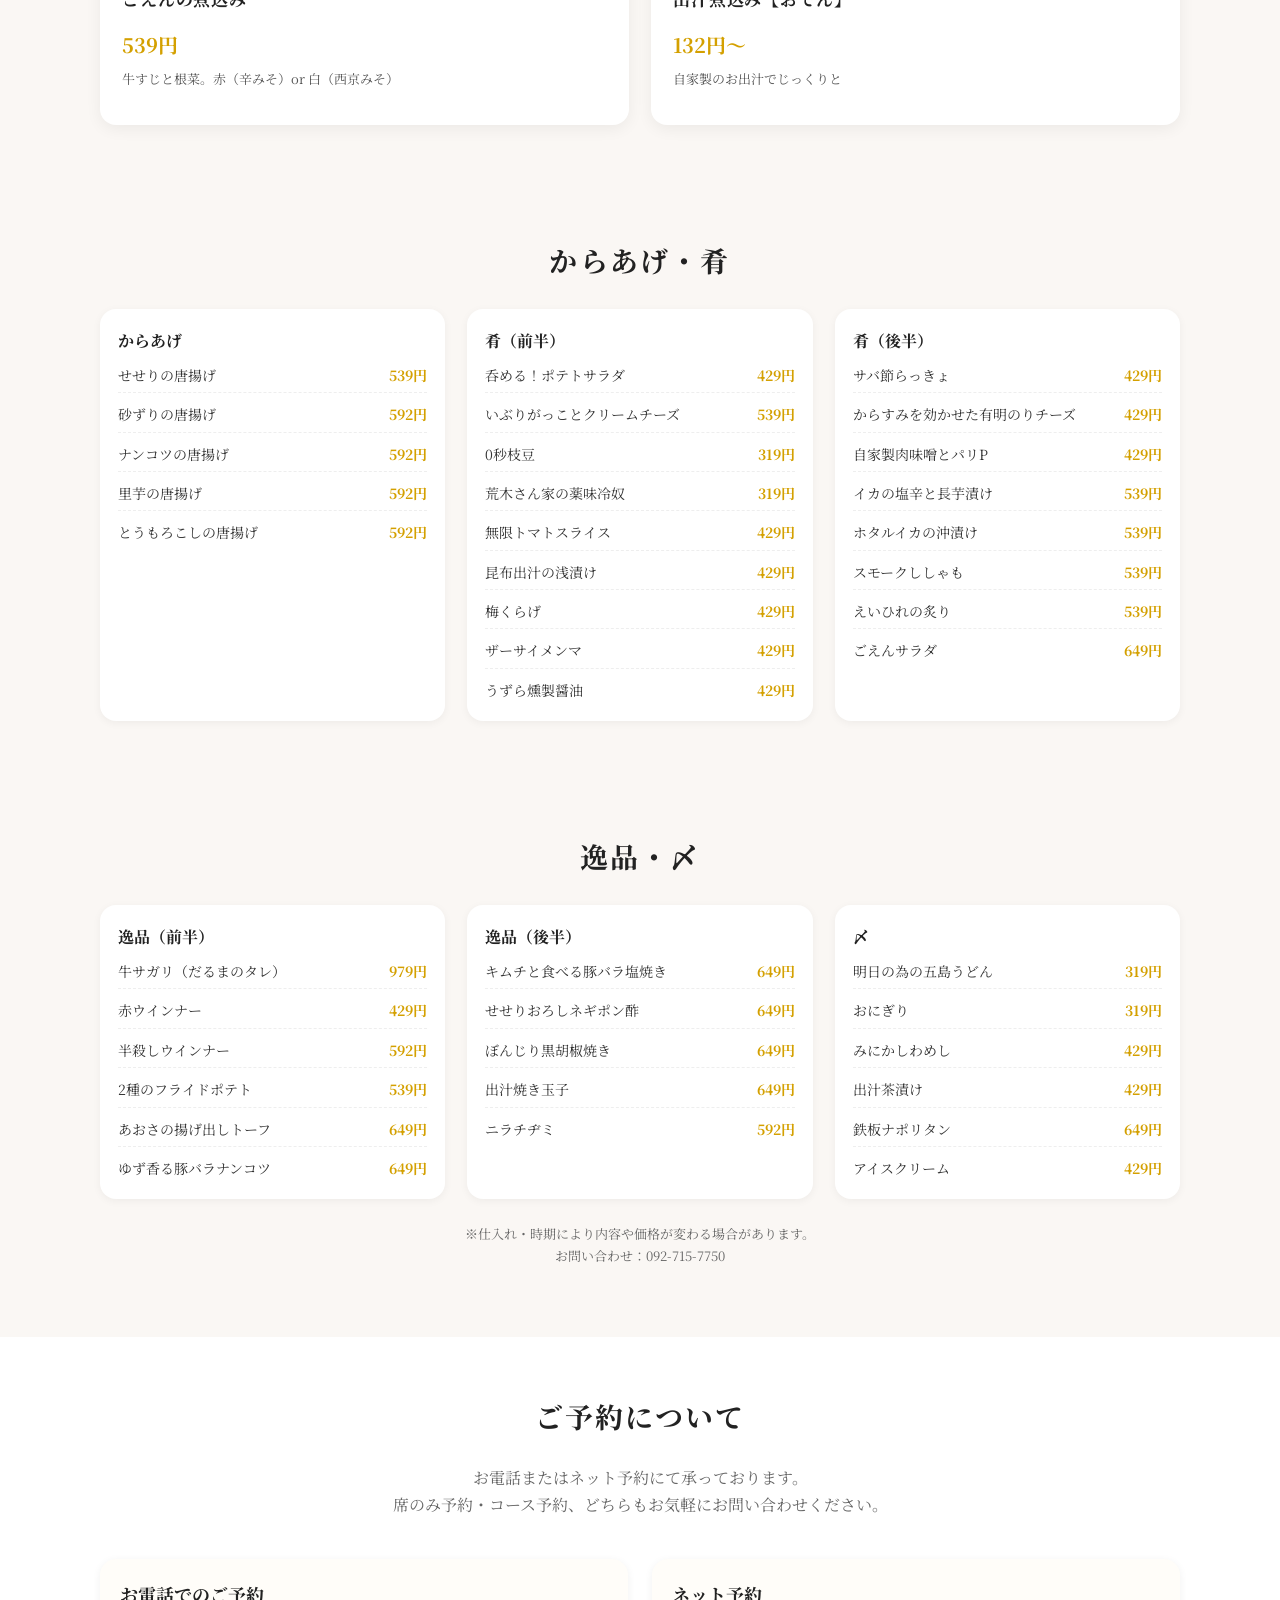
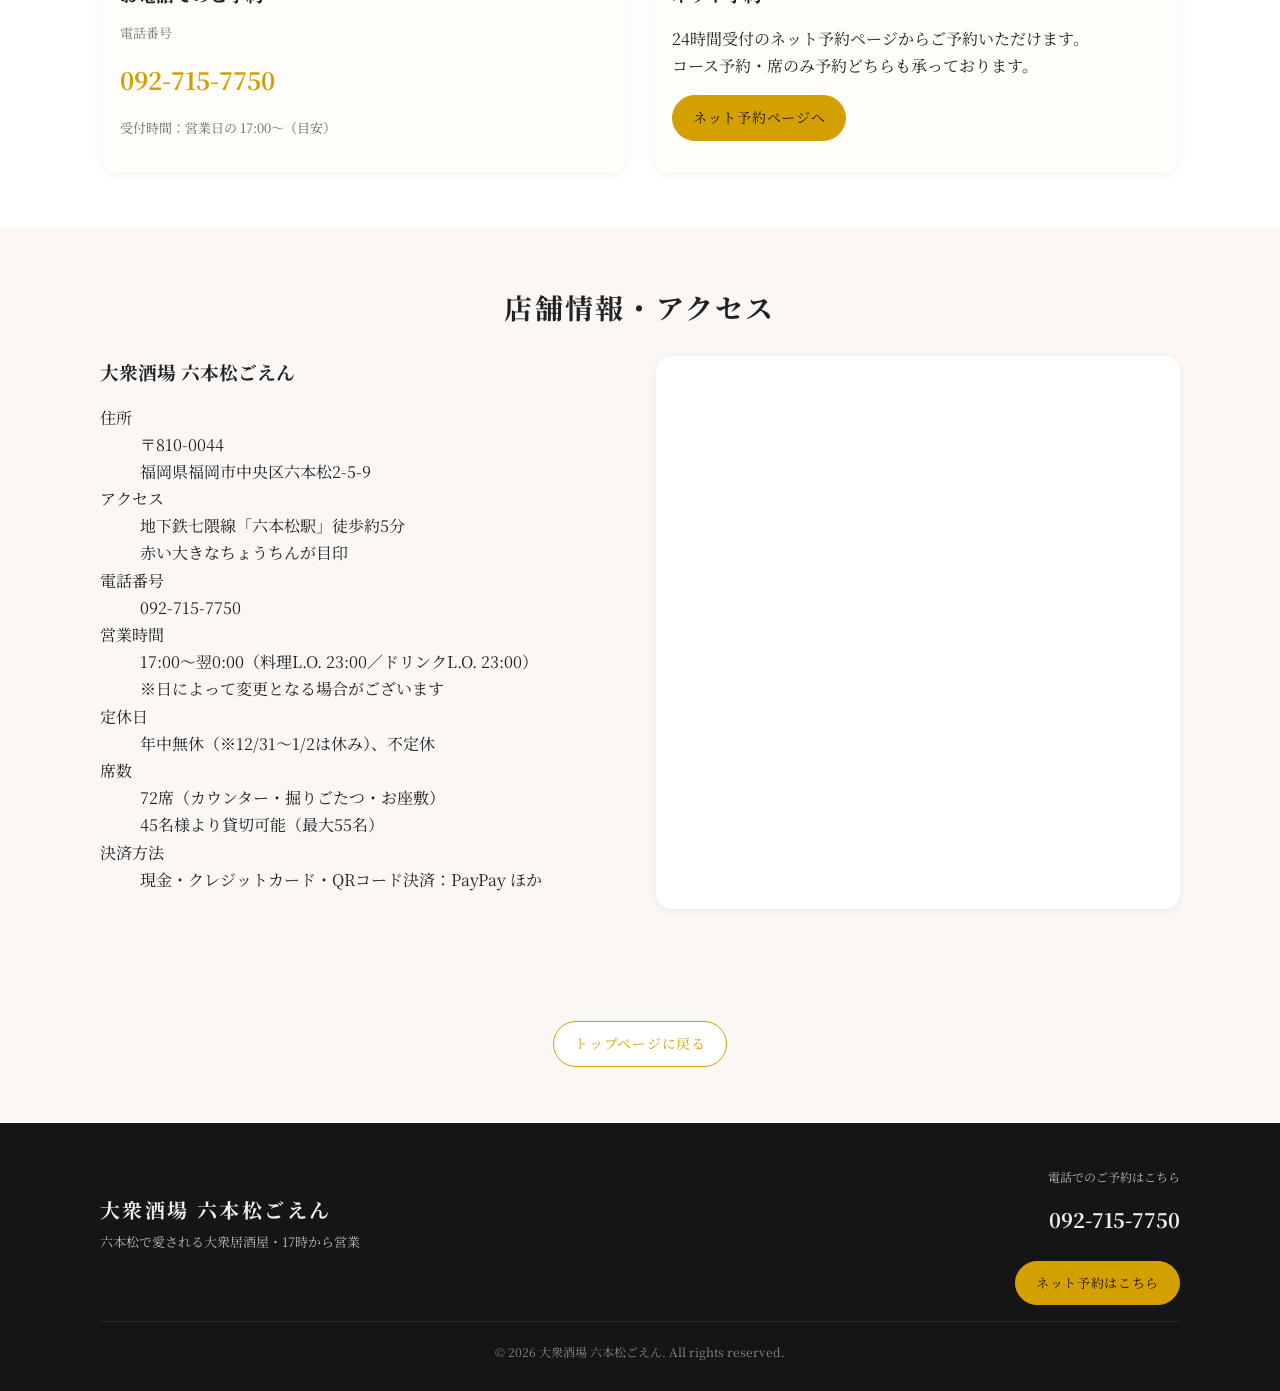
<file: menu.html>
<!DOCTYPE html>
<html lang="ja">
<head>
<!-- Google tag (gtag.js) -->
<script async src="https://www.googletagmanager.com/gtag/js?id=G-KECV2MJXXR"></script>
<script>
  window.dataLayer = window.dataLayer || [];
  function gtag(){dataLayer.push(arguments);}
  gtag('js', new Date());
  gtag('config', 'G-KECV2MJXXR');
</script>
  <meta charset="UTF-8">
  <title>お料理｜大衆酒場 六本松ごえん</title>
  <link rel="icon" href="./favicon.ico">
  <meta name="viewport" content="width=device-width, initial-scale=1">
  <meta name="description" content="大衆酒場 六本松ごえんのお料理。名物のはんみ（鶏半身唐揚げ）、長浜直送鮮魚、もつ鍋、海鮮、おつまみまで。">

  <link rel="preconnect" href="https://fonts.googleapis.com">
  <link rel="preconnect" href="https://fonts.gstatic.com" crossorigin>
  <link href="https://fonts.googleapis.com/css2?family=Noto+Serif+JP:wght@400;500;600&display=swap" rel="stylesheet">

  <link rel="stylesheet" href="./style.css">

<!-- OGP -->
<meta property="og:type" content="article">
<meta property="og:site_name" content="大衆酒場 六本松ごえん">
<meta property="og:title" content="お料理｜大衆酒場 六本松ごえん">
<meta property="og:description" content="大衆酒場 六本松ごえんのお料理。名物のはんみ（鶏半身唐揚げ）、長浜直送鮮魚、もつ鍋、海鮮、おつまみまで。">
<meta property="og:url" content="https://ropponmatsu-goen.com/menu.html">
<meta property="og:image" content="https://ropponmatsu-goen.com/images/space-ropponmatsugoen.jpg">
<meta property="og:image:width" content="1200">
<meta property="og:image:height" content="630">
<meta name="twitter:card" content="summary_large_image">
<link rel="canonical" href="https://ropponmatsu-goen.com/menu.html">

<!-- 構造化データ：BreadcrumbList -->
<script type="application/ld+json">
{
  "@context": "https://schema.org",
  "@type": "BreadcrumbList",
  "itemListElement": [
    {
      "@type": "ListItem",
      "position": 1,
      "name": "ホーム",
      "item": "https://ropponmatsu-goen.com/"
    },
    {
      "@type": "ListItem",
      "position": 2,
      "name": "お料理",
      "item": "https://ropponmatsu-goen.com/menu.html"
    }
  ]
}
</script>
</head>

<body class="page-menu" data-page="menu">
<div id="top"></div>

<!-- ★ 共通ヘッダー差し込み先 -->
<div id="shared-header"></div>

<main id="main">

  <!-- ページ見出し -->
  <section class="section is-inview menu-page" style="padding-top: 24px !important;">
    <div class="section-inner">
      <h1 class="page-title">お料理</h1>
      <p class="page-lead">
        名物のはんみ、長浜直送の鮮魚、もつ鍋。海鮮から揚げ物、おつまみまで。
      </p>
      <div class="menu-feature-image">
        <img src="./images/hero-ropponmatsugoen.jpg" alt="六本松ごえん 名物料理">
      </div>
    </div>
  </section>

  <!-- ごえんの名物 -->
  <section class="section is-inview menu-page menu-page--meat">
    <div class="section-inner">
      <h2 class="section-title">ごえんの名物！</h2>

      <div class="mp-grid mp-grid--feature">
        <div class="mp-card">
          <div class="mp-card__title">はんみ</div>
          <div class="mp-card__price">979円</div>
          <p class="mp-card__note">ひな鶏を半分まるごと唐揚に。「魔法の粉」でアナタもやみつき</p>
        </div>
        <div class="mp-card">
          <div class="mp-card__title">もつ鍋</div>
          <div class="mp-card__price">979円</div>
          <p class="mp-card__note">博多名物、醤油ベースのスープ</p>
        </div>
        <div class="mp-card">
          <div class="mp-card__title">対馬産マグロの盛り合わせ</div>
          <div class="mp-card__price">649円</div>
          <p class="mp-card__note">中トロ、赤身の漬け、トロたくの3種類</p>
        </div>
        <div class="mp-card">
          <div class="mp-card__title">手羽先 1本</div>
          <div class="mp-card__price">165円</div>
          <p class="mp-card__note">白胡椒・秘伝のタレ・激辛HOTから選択可</p>
        </div>
        <div class="mp-card">
          <div class="mp-card__title">ごえんの煮込み</div>
          <div class="mp-card__price">539円</div>
          <p class="mp-card__note">牛すじと根菜。赤（辛みそ）or 白（西京みそ）</p>
        </div>
        <div class="mp-card">
          <div class="mp-card__title">出汁煮込み【おでん】</div>
          <div class="mp-card__price">132円〜</div>
          <p class="mp-card__note">自家製のお出汁でじっくりと</p>
        </div>
      </div>
    </div>
  </section>

  <!-- からあげ ／ 肴 -->
  <section class="section is-inview menu-page menu-page--snack">
    <div class="section-inner">
      <h2 class="section-title">からあげ・肴</h2>

      <div class="mp-grid mp-grid--3">

        <article class="mp-panel">
          <div class="mp-panel__title">からあげ</div>
          <ul class="mp-list">
            <li class="mp-item"><span>せせりの唐揚げ</span><span>539円</span></li>
            <li class="mp-item"><span>砂ずりの唐揚げ</span><span>592円</span></li>
            <li class="mp-item"><span>ナンコツの唐揚げ</span><span>592円</span></li>
            <li class="mp-item"><span>里芋の唐揚げ</span><span>592円</span></li>
            <li class="mp-item"><span>とうもろこしの唐揚げ</span><span>592円</span></li>
          </ul>
        </article>

        <article class="mp-panel">
          <div class="mp-panel__title">肴（前半）</div>
          <ul class="mp-list">
            <li class="mp-item"><span>呑める！ポテトサラダ</span><span>429円</span></li>
            <li class="mp-item"><span>いぶりがっことクリームチーズ</span><span>539円</span></li>
            <li class="mp-item"><span>0秒枝豆</span><span>319円</span></li>
            <li class="mp-item"><span>荒木さん家の薬味冷奴</span><span>319円</span></li>
            <li class="mp-item"><span>無限トマトスライス</span><span>429円</span></li>
            <li class="mp-item"><span>昆布出汁の浅漬け</span><span>429円</span></li>
            <li class="mp-item"><span>梅くらげ</span><span>429円</span></li>
            <li class="mp-item"><span>ザーサイメンマ</span><span>429円</span></li>
            <li class="mp-item"><span>うずら燻製醤油</span><span>429円</span></li>
          </ul>
        </article>

        <article class="mp-panel">
          <div class="mp-panel__title">肴（後半）</div>
          <ul class="mp-list">
            <li class="mp-item"><span>サバ節らっきょ</span><span>429円</span></li>
            <li class="mp-item"><span>からすみを効かせた有明のりチーズ</span><span>429円</span></li>
            <li class="mp-item"><span>自家製肉味噌とパリP</span><span>429円</span></li>
            <li class="mp-item"><span>イカの塩辛と長芋漬け</span><span>539円</span></li>
            <li class="mp-item"><span>ホタルイカの沖漬け</span><span>539円</span></li>
            <li class="mp-item"><span>スモークししゃも</span><span>539円</span></li>
            <li class="mp-item"><span>えいひれの炙り</span><span>539円</span></li>
            <li class="mp-item"><span>ごえんサラダ</span><span>649円</span></li>
          </ul>
        </article>

      </div>
    </div>
  </section>

  <!-- 逸品 ／ 〆 -->
  <section class="section is-inview menu-page menu-page--meat">
    <div class="section-inner">
      <h2 class="section-title">逸品・〆</h2>

      <div class="mp-grid mp-grid--3">

        <article class="mp-panel">
          <div class="mp-panel__title">逸品（前半）</div>
          <ul class="mp-list">
            <li class="mp-item"><span>牛サガリ（だるまのタレ）</span><span>979円</span></li>
            <li class="mp-item"><span>赤ウインナー</span><span>429円</span></li>
            <li class="mp-item"><span>半殺しウインナー</span><span>592円</span></li>
            <li class="mp-item"><span>2種のフライドポテト</span><span>539円</span></li>
            <li class="mp-item"><span>あおさの揚げ出しトーフ</span><span>649円</span></li>
            <li class="mp-item"><span>ゆず香る豚バラナンコツ</span><span>649円</span></li>
          </ul>
        </article>

        <article class="mp-panel">
          <div class="mp-panel__title">逸品（後半）</div>
          <ul class="mp-list">
            <li class="mp-item"><span>キムチと食べる豚バラ塩焼き</span><span>649円</span></li>
            <li class="mp-item"><span>せせりおろしネギポン酢</span><span>649円</span></li>
            <li class="mp-item"><span>ぼんじり黒胡椒焼き</span><span>649円</span></li>
            <li class="mp-item"><span>出汁焼き玉子</span><span>649円</span></li>
            <li class="mp-item"><span>ニラチヂミ</span><span>592円</span></li>
          </ul>
        </article>

        <article class="mp-panel">
          <div class="mp-panel__title">〆</div>
          <ul class="mp-list">
            <li class="mp-item"><span>明日の為の五島うどん</span><span>319円</span></li>
            <li class="mp-item"><span>おにぎり</span><span>319円</span></li>
            <li class="mp-item"><span>みにかしわめし</span><span>429円</span></li>
            <li class="mp-item"><span>出汁茶漬け</span><span>429円</span></li>
            <li class="mp-item"><span>鉄板ナポリタン</span><span>649円</span></li>
            <li class="mp-item"><span>アイスクリーム</span><span>429円</span></li>
          </ul>
        </article>

      </div>

      <p class="mp-note">
        ※仕入れ・時期により内容や価格が変わる場合があります。<br>
        お問い合わせ：<a href="tel:0927157750">092-715-7750</a>
      </p>
    </div>
  </section>

  <!-- ★ 共通フッター差し込み先 -->
  <div id="shared-bottom"></div>

  <!-- ページトップ -->
  <a href="#top" class="page-top" aria-label="ページの先頭へ戻る">＾</a>

</main>

<script src="./common.js"></script>
</body>
</html>
</file>
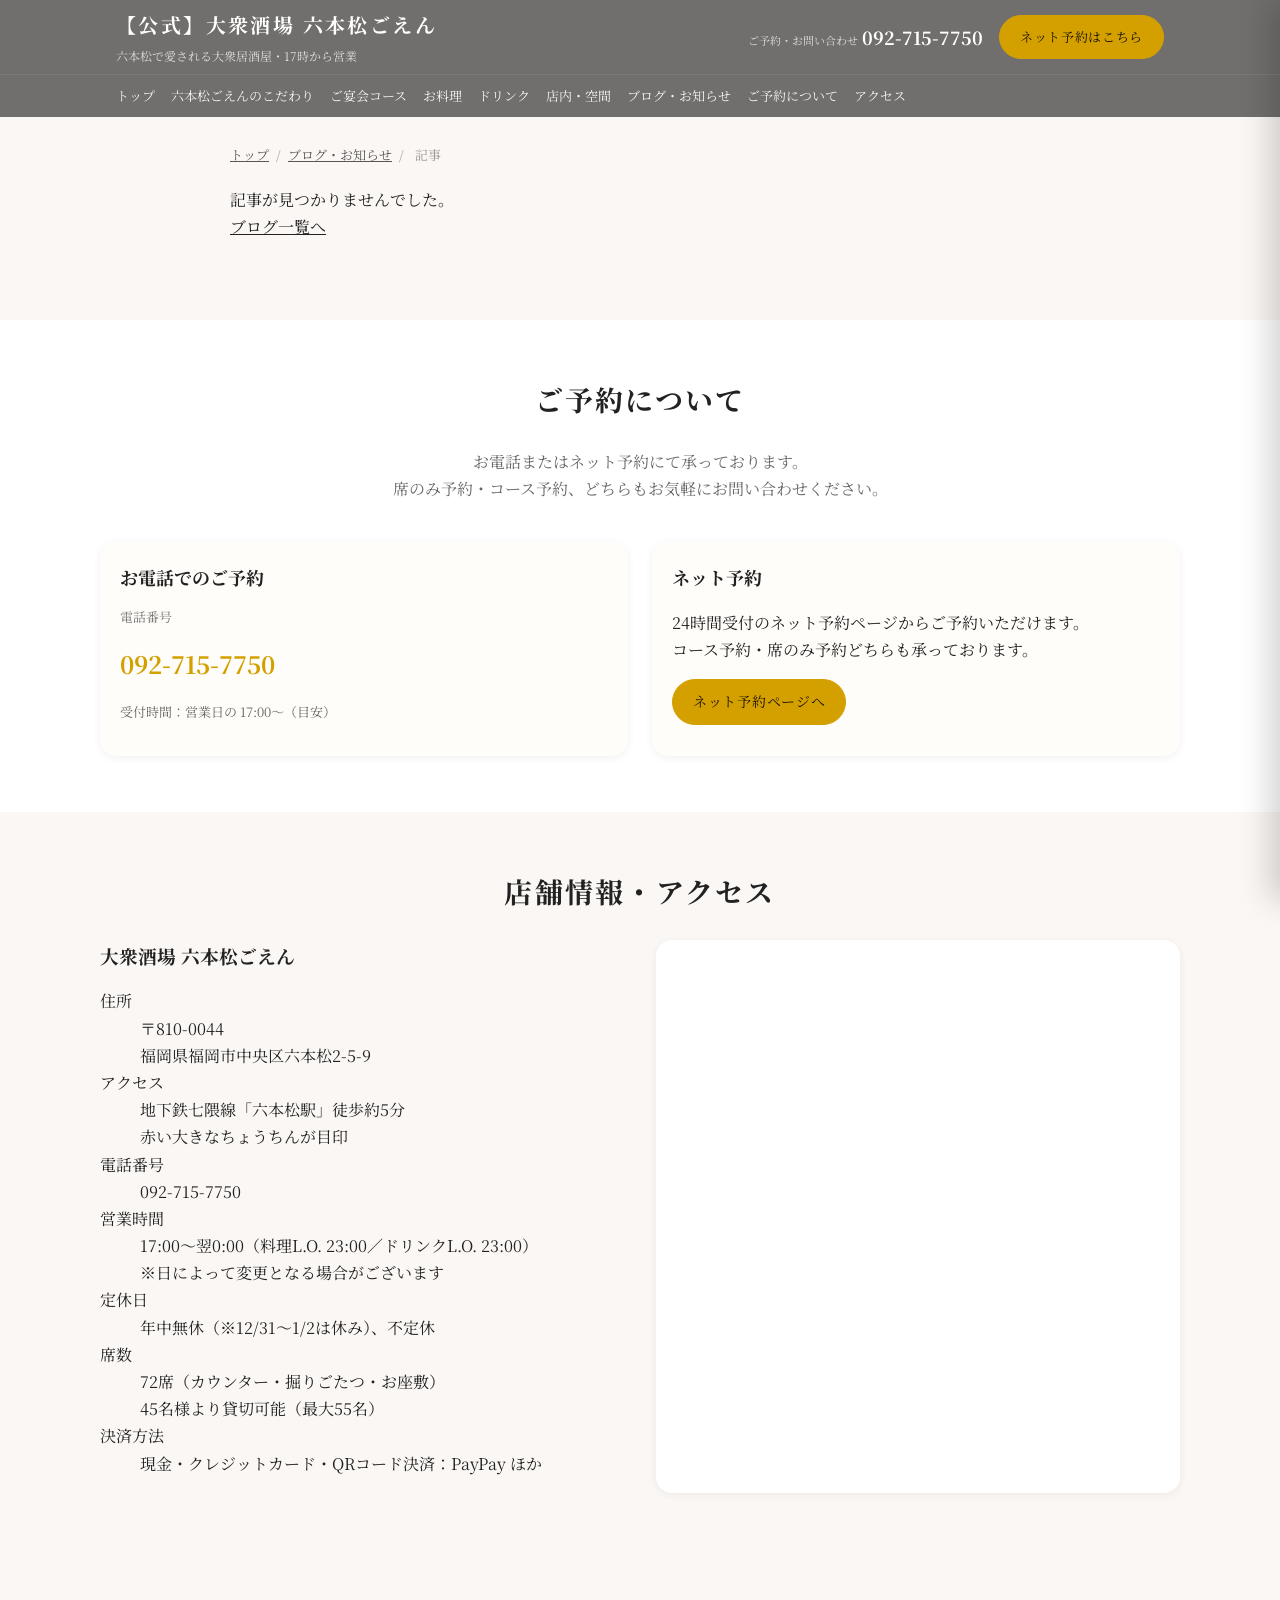
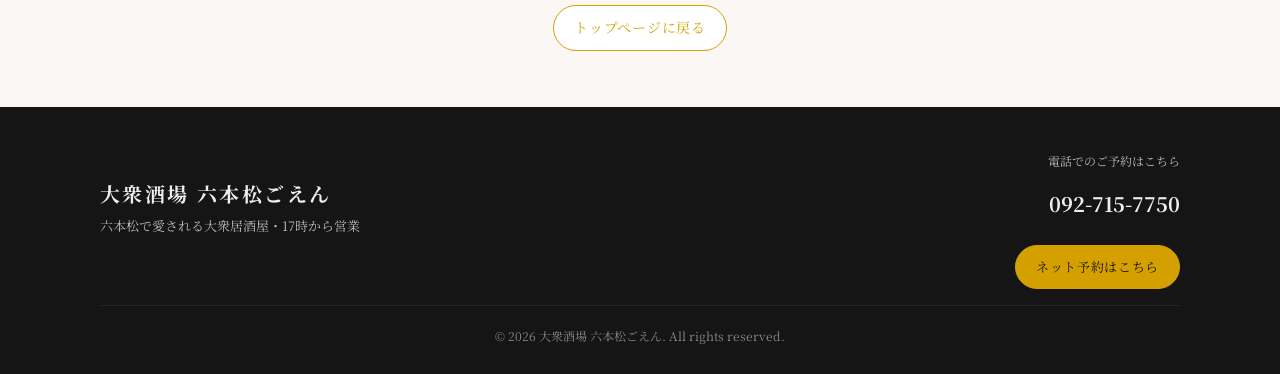
<file: blog/posts/post.html>
<!doctype html>
<html lang="ja">
<head>
<!-- Google tag (gtag.js) -->
<script async src="https://www.googletagmanager.com/gtag/js?id=G-KECV2MJXXR"></script>
<script>
  window.dataLayer = window.dataLayer || [];
  function gtag(){dataLayer.push(arguments);}
  gtag('js', new Date());
  gtag('config', 'G-KECV2MJXXR');
</script>
  <meta charset="utf-8">
  <meta name="viewport" content="width=device-width, initial-scale=1">
  <title>ブログ｜大衆酒場 六本松ごえん</title>
  <meta name="description" content="大衆酒場 六本松ごえんのブログ記事。">

  <link rel="icon" href="../../favicon.ico">
  <link rel="preconnect" href="https://fonts.googleapis.com">
  <link rel="preconnect" href="https://fonts.gstatic.com" crossorigin>
  <link href="https://fonts.googleapis.com/css2?family=Noto+Serif+JP:wght@400;500;600&display=swap" rel="stylesheet">
  <link rel="stylesheet" href="../../style.css">

  <style>
    .post-wrap {
      max-width: 860px;
      margin: 0 auto;
      padding: 32px 20px 64px;
    }
    .post-breadcrumb {
      font-size: 13px;
      opacity: .75;
      margin-bottom: 20px;
    }
    .post-breadcrumb a {
      text-decoration: underline;
      color: inherit;
    }
    .post-breadcrumb span { opacity: .6; margin: 0 4px; }
    .post-date {
      font-size: 13px;
      opacity: .7;
      margin-bottom: 8px;
    }
    .post-title {
      font-size: clamp(20px, 4vw, 30px);
      line-height: 1.4;
      margin: 0 0 20px;
    }
    .post-hero {
      width: 100%;
      max-width: 860px;
      border-radius: 12px;
      aspect-ratio: 16/9;
      object-fit: cover;
      margin-bottom: 28px;
      display: block;
    }
    .post-body {
      line-height: 1.95;
      font-size: 16px;
    }
    .post-body p { margin: 0 0 1.4em; }
    .post-footer {
      margin-top: 40px;
      padding-top: 24px;
      border-top: 1px solid rgba(0,0,0,.15);
      display: flex;
      gap: 14px;
      flex-wrap: wrap;
      align-items: center;
    }
    .post-footer a {
      text-decoration: underline;
      color: inherit;
      font-size: 14px;
    }
    .post-footer span { opacity: .4; }
    .post-loading {
      text-align: center;
      padding: 80px 20px;
      opacity: .6;
    }
  </style>

<!-- OGP -->
<meta property="og:type" content="article">
<meta property="og:site_name" content="大衆酒場 六本松ごえん">
<meta property="og:title" content="ブログ｜大衆酒場 六本松ごえん">
<meta property="og:description" content="大衆酒場 六本松ごえんのブログ記事。">
<meta property="og:url" id="og-url" content="https://ropponmatsu-goen.com/blog/">
<meta property="og:image" content="https://ropponmatsu-goen.com/images/space-ropponmatsugoen.jpg">
<meta property="og:image:width" content="1200">
<meta property="og:image:height" content="630">
<meta name="twitter:card" content="summary_large_image">
<link rel="canonical" id="canonical-link" href="https://ropponmatsu-goen.com/blog/">
<script src="../../vendor/blog-security.js"></script>
</head>

<body data-page="blog">
<div id="top"></div>

<!-- 共通ヘッダー -->
<div id="shared-header"></div>

<main id="main">
  <div class="post-wrap">

    <!-- パンくず -->
    <nav class="post-breadcrumb">
      <a href="/">トップ</a>
      <span>/</span>
      <a href="/blog/">ブログ・お知らせ</a>
      <span>/</span>
      <span id="bc-title">記事</span>
    </nav>

    <!-- 記事本体（JSで流し込む） -->
    <div id="post-content">
      <p class="post-loading">読み込み中…</p>
    </div>

  </div>

  <!-- 共通フッター -->
  <div id="shared-bottom"></div>
  <a href="#top" class="page-top" aria-label="ページの先頭へ戻る">＾</a>
</main>

<!-- blog/posts/ は2階層下なので ../../common.js -->
<script src="../../vendor/dompurify/purify.min.js"></script>
<script src="../../vendor/marked/marked.umd.js"></script>
<script src="../../common.js"></script>
<script>
(async () => {
  const params    = new URLSearchParams(location.search);
  const slug      = params.get('slug') || location.search.replace('?','');
  const contentEl = document.getElementById('post-content');
  const bcTitle   = document.getElementById('bc-title');

  function esc(s){
    return String(s ?? '')
      .replaceAll('&','&amp;').replaceAll('<','&lt;')
      .replaceAll('>','&gt;').replaceAll('"','&quot;');
  }
  function fmtDate(d){
    const m = String(d||'').match(/^(\d{4})-(\d{2})-(\d{2})$/);
    return m ? `${m[1]}.${m[2]}.${m[3]}` : esc(d||'');
  }

  if (!slug) {
    contentEl.innerHTML = '<p>記事が見つかりませんでした。<br><a href="/blog/" style="text-decoration:underline">ブログ一覧へ</a></p>';
    return;
  }

  const canonicalUrl = `https://ropponmatsu-goen.com/blog/posts/post.html?slug=${encodeURIComponent(slug)}`;
  document.getElementById('canonical-link')?.setAttribute('href', canonicalUrl);
  document.getElementById('og-url')?.setAttribute('content', canonicalUrl);

  try {
    // post.html は posts.json のみを参照する（CLAUDE.md のルール）
    const res = await fetch('../posts.json', { cache: 'no-store' });
    if (!res.ok) throw new Error('記事データの読み込みエラー');
    const data = await res.json();
    const posts = data.posts ?? data;
    const post = posts.find(p => p.slug === slug);
    if (!post) throw new Error('記事が見つかりません: ' + slug);

    // title / meta更新
    document.title = `${post.title}｜大衆酒場 六本松ごえん`;
    document.querySelector('meta[name="description"]')
      ?.setAttribute('content', post.excerpt || '');
    if (bcTitle) bcTitle.textContent = post.title;

    // 画像パスの解決
    // posts.jsonのパスはblog/基準（例: ../images/xxx.jpg = ルートのimages/）
    // post.htmlはblog/posts/にあるので、さらに一段上（../../images/）に変換が必要
    let imgSrc = '';
    if (post.image) {
      imgSrc = post.image
        .replace(/^\.\//, '../')       // ./images/ → ../images/
        .replace(/^\.\.\//, '../../'); // ../images/ → ../../images/
    }

    const imgHtml = imgSrc
      ? `<img src="${esc(BlogSecurity.imageURL(imgSrc))}" alt="${esc(post.title)}" class="post-hero" loading="lazy">`
      : '';

    const rawBody = post.body || `<p>${esc(post.excerpt)}</p>`;
    const bodyHtml = (typeof marked !== 'undefined' && !rawBody.trimStart().startsWith('<'))
      ? marked.parse(rawBody)
      : rawBody;

    contentEl.innerHTML = `
      <p class="post-date">${fmtDate(post.date)}</p>
      <h1 class="post-title">${esc(post.title)}</h1>
      ${imgHtml}
      <div class="post-body">${BlogSecurity.sanitizeHTML(bodyHtml)}</div>
      <div class="post-footer">
        <a href="/blog/">← ブログ一覧へ戻る</a>
        <span>|</span>
        <a href="/">トップへ</a>
      </div>
    `;

  } catch(e) {
    contentEl.innerHTML = `<p>エラー：${esc(e.message)}<br><a href="/blog/" style="text-decoration:underline">ブログ一覧へ</a></p>`;
    console.error(e);
  }
})();
</script>

</body>
</html>
</file>
<file: style.css>
/* --------------- reset & base --------------- */

:root{
  --header-h: 112px;

  /* ===== THEME COLOR (ROPPONMATSU GOEN / Yellow) ===== */
  --primary:        #D4A000;
  --primary-hover:  #B88900;
  --primary-soft:   #FFF8D6;
  --primary-ink:    #1A1200;
}


*,
*::before,
*::after { box-sizing: border-box; }

html { scroll-behavior: smooth; }

body{
  margin: 0;
  font-family: "Noto Serif JP", "Yu Mincho", "Hiragino Mincho ProN", serif;
  color: #222;
  background-color: #faf7f4;
  line-height: 1.7;
}

img{
  max-width: 100%;
  height: auto;
  display: block;
}

a{ color: inherit; text-decoration: none; }

ul{ margin: 0; padding: 0; list-style: none; }

h1,h2,h3,h4{
  margin: 0;
  font-weight: 700;
}


/* --------------- layout helpers --------------- */

.section{
  padding: 56px 16px;
  scroll-margin-top: var(--header-h);
}

/* --------------- scroll reveal --------------- */
/* TOP（body.is-home）だけアニメさせる */
body.is-home .section{
  opacity: 0;
  transform: translateY(18px);
  transition: opacity .6s ease, transform .6s ease;
  will-change: opacity, transform;
}

body.is-home .section.is-inview{
  opacity: 1;
  transform: translateY(0);
}

/* 下層ページ（is-homeじゃない）は最初から表示 */
body:not(.is-home) .section{
  opacity: 1;
  transform: none;
  transition: none;
}


/* ユーザーが「動きを減らす」設定のときはアニメを切る */
@media (prefers-reduced-motion: reduce){
  .section{
    opacity: 1;
    transform: none;
    transition: none;
  }
}


.section-inner{
  max-width: 1080px;
  margin: 0 auto;
}

.section-title{
  font-size: 28px;
  letter-spacing: 0.08em;
  text-align: center;
  margin-bottom: 24px;
}

.section-lead{
  text-align: center;
  margin-bottom: 40px;
  color: #666;
}

/* --------------- buttons --------------- */

.btn-primary,
.btn-secondary{
  display: inline-block;
  padding: 10px 20px;
  border-radius: 999px;
  font-size: 14px;
  letter-spacing: 0.05em;
  border: 1px solid transparent;
  transition: all 0.2s ease;
  white-space: nowrap;
}

.btn-primary{
  background-color: var(--primary);
  color: var(--primary-ink);
  border-color: var(--primary);
}

.btn-primary:hover{
  background-color: var(--primary-hover);
  border-color: var(--primary-hover);
}

.btn-secondary{
  background-color: #fff;
  color: var(--primary);
  border-color: var(--primary);
}
.btn-secondary:hover{ background-color: var(--primary-soft); }

/* --------------- page top button --------------- */
.page-top{
  position: fixed;
  right: 18px;
  bottom: calc(18px + env(safe-area-inset-bottom, 0px));
  width: 52px;
  height: 52px;
  border-radius: 999px;

  display: grid;
  place-items: center;

  background: var(--primary);
  color: #fff;
  border: 1px solid var(--primary);
  box-shadow: 0 6px 18px rgba(0,0,0,0.18);

  font-size: 35px;
  line-height: 1;
  z-index: 900; /* drawer(1001)より下、通常表示より上 */

  /* ★transformの上書きバグを解消：translateとscaleを合成 */
  opacity: 0;
  transform: translateY(10px) scaleX(1.6);
  pointer-events: none;
  transition: opacity .18s ease, transform .18s ease, background-color .18s ease;
}

.page-top.is-show{
  opacity: 1;
  transform: translateY(0) scaleX(1.6);
  pointer-events: auto;
}

.page-top:hover{
  background: var(--primary-hover);
  border-color: var(--primary-hover);
}


/* --------------- header --------------- */

.site-header{
  position: fixed;
  top: 0;
  left: 0;
  width: 100%;
  z-index: 1000;

  background: rgba(20, 20, 20, 0.6);
  backdrop-filter: blur(0px);
  color: #fff;

  transition: background 0.25s ease, backdrop-filter 0.25s ease;
}

.header-inner{
  max-width: 1080px;
  margin: 0 auto;
  padding: 8px 16px;
  display: flex;
  align-items: center;
  justify-content: space-between;
  gap: 16px;
}

.header-brand{
  display: flex;
  flex-direction: column;
  gap: 4px;
}

.site-logo{
  font-size: 20px;
  font-weight: 700;
  letter-spacing: 0.12em;
}

.site-tagline{
  font-size: 12px;
  color: #ddd;
}

.header-right{
  display: flex;
  align-items: center;
  gap: 16px;
}

.header-tel{
  display: flex;
  flex-direction: column;
  text-align: right;
}

.tel-label{
  font-size: 11px;
  color: #ddd;
}

.tel-number{
  font-size: 18px;
  font-weight: 700;
}

.header-reserve{ font-size: 13px; }

/* PC用ナビ */
.global-nav{
  border-top: 1px solid rgba(255, 255, 255, 0.08);
}

.global-nav ul{
  max-width: 1080px;
  margin: 0 auto;
  padding: 4px 16px;
  display: flex;
  gap: 16px;
  flex-wrap: wrap;
}

.global-nav a{
  display: block;
  padding: 6px 0;
  font-size: 13px;
  color: #f5f5f5;
}
.global-nav a:hover{ color: #ffdfb6; }

/* PCだけ表示する要素 */
.header-only-desktop{ display: block; }

/* --- ハンバーガー（3本線）--- */
/* PCでは隠す */
.nav-toggle{
  display: none;
  appearance: none;
  -webkit-appearance: none;
  background: transparent;
  border: 1px solid rgba(255,255,255,0.28);
  border-radius: 10px;
  padding: 10px 10px;
  cursor: pointer;
  line-height: 0;
}

/* 3本線を「必ず」出す */
.nav-toggle__bar{
  display: block;
  width: 22px;
  height: 2px;
  margin: 4px 0;
  background: #fff;
  border-radius: 2px;
  opacity: 1;
}


/* --------------- drawer (mobile menu) --------------- */

.drawer-overlay{
  position: fixed;
  inset: 0;
  background: rgba(0,0,0,0.45);
  opacity: 0;
  pointer-events: none;
  transition: opacity .22s ease;
  z-index: 999; /* header(1000)の1つ下 */
}

.drawer{
  position: fixed;
  top: 0;
  right: 0;
  height: 100dvh;
  width: min(84vw, 360px);
  background: #fff;
  transform: translateX(100%);
  transition: transform .22s ease;
  z-index: 1001; /* headerより上に出す */
  padding: 18px 18px 22px;
  overflow-y: auto;
  -webkit-overflow-scrolling: touch;
  box-shadow: -10px 0 30px rgba(0,0,0,0.18);
}

.drawer.is-open{ transform: translateX(0); }
.drawer-overlay.is-open{
  opacity: 1;
  pointer-events: auto;
}

.drawer-close{
  appearance: none;
  -webkit-appearance: none;
  background: transparent;
  border: 0;
  font-size: 32px;
  line-height: 1;
  cursor: pointer;
  margin-left: auto;
  display: block;
}

.drawer nav ul{ padding: 18px 8px 8px; }
.drawer nav a{
  display: block;
  padding: 14px 6px;
  border-bottom: 1px solid #eee;
  color: #222;
  font-size: 15px;
}


/* --------------- hero --------------- */

.hero{
  position: relative;
  height: 100vh;
  height: 100svh;
  height: 100dvh;

  display: flex;
  align-items: center;
  justify-content: center;

  padding-bottom: 70px;
  color: #fff;
  text-align: left;

  background-color: #111; /* スライドが読み込まれる前の背景 */
  overflow: hidden;
}

/* --------------- hero slideshow --------------- */

.hero-slides{
  position: absolute;
  inset: 0;
  z-index: 0;
}

.hero-slide{
  position: absolute;
  inset: 0;
  background-size: cover;
  background-position: center;
  opacity: 0;
  transition: opacity 1.2s ease;
}

.hero-slide.is-active{
  opacity: 1;
}

.hero-slide-1{ background-image: url("./images/hero-ropponmatsugoen.jpg"); }   /* TODO: 差し替え */
.hero-slide-2{ background-image: url("./images/hero-sashimori.jpg"); }    /* TODO: 差し替え */
.hero-slide-3{ background-image: url("./images/concept-ropponmatsugoen.jpg"); } /* TODO: 差し替え */

.hero::before{
  content: "";
  position: absolute;
  inset: 0;
  background: linear-gradient(
    to bottom,
    rgba(0,0,0,0.20) 0%,
    rgba(0,0,0,0.30) 45%,
    rgba(0,0,0,0.12) 100%
  );
  z-index: 1;
}

.hero-inner{
  position: relative;
  z-index: 2;
  max-width: 1080px;
  margin: 0 auto;
  padding: 80px 16px;
}

.hero-eyebrow{
  font-size: 14px;
  letter-spacing: 0.25em;
  margin-bottom: 8px;
  color: rgba(255,255,255,0.92);
  text-shadow: 0 1px 6px rgba(0,0,0,0.40);
}

.hero-title{
  font-size: 34px;
  line-height: 1.3;
  margin-bottom: 16px;
  color: #fff;
  text-shadow: 0 2px 14px rgba(0,0,0,0.55);
}

.hero-lead{
  font-size: 15px;
  margin-bottom: 24px;
  color: rgba(255,255,255,0.92);
  text-shadow: 0 1px 10px rgba(0,0,0,0.45);
}

.hero-bottlekeep{
  display: inline-block;
  margin-bottom: 24px;
  padding: 8px 20px;
  background: rgba(255,255,255,0.15);
  border: 1px solid rgba(255,255,255,0.5);
  border-radius: 999px;
  font-size: 15px;
  font-weight: bold;
  color: #fff;
  letter-spacing: 0.05em;
  text-shadow: 0 1px 6px rgba(0,0,0,0.4);
}

.hero-actions{
  display: flex;
  flex-wrap: wrap;
  gap: 12px;
}


/* --------------- hero scroll indicator --------------- */

.scroll-indicator{
  position: absolute;
  left: 50%;
  bottom: calc(28px + env(safe-area-inset-bottom, 0px));
  transform: translateX(-50%);
  display: flex;
  flex-direction: column;
  align-items: center;
  justify-content: center;
  color: #fff;
  text-decoration: none;
  z-index: 2;
}

.scroll-indicator__text{
  font-size: 15px;
  letter-spacing: 0.2em;
  margin-bottom: 4px;
  opacity: 0.85;
}

.scroll-indicator__arrow{
  font-size: 18px;
  line-height: 1;
  animation: scrollBounce 1.6s ease-in-out infinite;
}

@keyframes scrollBounce{
  0% { transform: translateY(0); opacity: 0.85; }
  50% { transform: translateY(6px); opacity: 1; }
  100% { transform: translateY(0); opacity: 0.85; }
}


/* --------------- topics --------------- */

.topics{ background-color: #fff; }

.topics-grid{
  display: grid;
  grid-template-columns: repeat(3, minmax(0, 1fr));
  gap: 20px;
}

.topic-card{
  background-color: #fffdf9;
  border-radius: 12px;
  box-shadow: 0 2px 6px rgba(0,0,0,0.06);
  overflow: hidden;
  display: flex;
  flex-direction: column;
  height: 100%;
}

.topic-image{
  aspect-ratio: 16 / 12;
  background-size: cover;
  background-position: center;
}

.topic-image-1{ background-image: url("./images/topic-nomi.jpg"); }
.topic-image-2{ background-image: url("./images/topic-hanmi.jpg"); }
.topic-image-3{ background-image: url("./images/topic-enkai.jpg"); }

.topic-card h3{
  font-size: 16px;
  padding: 12px 16px 4px;
}
.topic-card p{
  font-size: 14px;
  padding: 0 16px 16px;
  color: #555;
}


/* --------------- concept --------------- */

.concept{ background-color: #faf3ec; }

.concept-inner{
  display: grid;
  grid-template-columns: 1.2fr 1fr;
  gap: 32px;
  align-items: center;
}

.concept-text p{
  margin-bottom: 12px;
  color: #444;
}

.concept-image{
  border-radius: 16px;
  aspect-ratio: 16 / 12;
  background-size: cover;
  background-position: center;
  box-shadow: 0 4px 14px rgba(0,0,0,0.12);
}

.concept-main-image{ background-image: url("./images/concept-ropponmatsugoen.jpg"); } /* TODO: 差し替え */


/* --------------- course --------------- */

/* course: section image */
.course-hero{
  margin: 18px auto 26px;
  border-radius: 16px;
  overflow: hidden;
  box-shadow: 0 6px 18px rgba(0,0,0,0.10);
  max-width: 1080px;
}

.course-hero img{
  width: 100%;
  height: auto;
  display: block;
}

.course{ background-color: #fff; }

/* ===== COURSE 4列対応 ===== */

.course-grid{
  display: grid;
  grid-template-columns: repeat(3, minmax(0, 1fr));
  gap: 20px;
}

.course-variant{
  font-size: 13px;
  font-weight: 700;
  color: var(--primary);
  margin: 14px 0 6px;
}

.course-note-center{
  text-align: center;
  margin-top: 18px;
}

/* タブレット */
@media (max-width: 1100px){
  .course-grid{
    grid-template-columns: repeat(2, minmax(0, 1fr));
  }
}

/* スマホ */
@media (max-width: 640px){
  .course-grid{
    grid-template-columns: 1fr;
  }
}

.course-card{
  background-color: #fffdf9;
  border-radius: 16px;
  padding: 20px;
  box-shadow: 0 2px 8px rgba(0,0,0,0.06);
}

.course-card h2,
.course-card h3{
  font-size: 16px;
  margin-bottom: 6px;
}

.course-price{
  font-weight: 700;
  color: var(--primary);
  margin-bottom: 12px;
}

.course-list{
  font-size: 14px;
  color: #555;
  padding-left: 1.2em;
  list-style: disc;
}

.course-note{
  font-size: 13px;
  text-align: center;
  margin-top: 24px;
  color: #777;
}

/* course: badges */
.course-badges{
  display: flex;
  gap: 8px;
  flex-wrap: wrap;
  margin: 8px 0 14px;
}

.badge{
  display: inline-flex;
  align-items: center;
  justify-content: center;
  padding: 6px 10px;
  border-radius: 999px;
  font-size: 12px;
  border: 1px solid #ddd;
  background: #fff;
  color: #333;
}

.badge-red{
  border-color: var(--primary);
  background: var(--primary);
  color: #fff;
}

/* course: small note inside card */
.course-note-small{
  font-size: 12px;
  color: #777;
  margin-top: 12px;
}

/* course: extension banner */
.course-extra{
  margin-top: 22px;
  background: var(--primary);
  color: #fff;
  border-radius: 12px;
  padding: 14px 16px;
  text-align: center;
  font-size: 15px;
  letter-spacing: 0.04em;
}


/* --------------- menu --------------- */

.menu{ background-color: #faf7f4; }

.menu-grid{
  display: grid;
  grid-template-columns: repeat(3, minmax(0, 1fr));
  gap: 20px;
}

.menu-card{
  background-color: #fff;
  border-radius: 16px;
  overflow: hidden;
  box-shadow: 0 2px 8px rgba(0,0,0,0.05);
}

.menu-image{
  aspect-ratio: 16 / 12;
  background-size: cover;
  background-position: center;
}

.menu-image-1{ background-image: url("./images/menu-hanmi.jpg"); }
.menu-image-2{ background-image: url("./images/menu-sashimi.jpg"); }
.menu-image-3{ background-image: url("./images/menu-shime.jpg"); }

.menu-card h3{
  font-size: 16px;
  padding: 12px 16px 4px;
}
.menu-card p{
  font-size: 14px;
  padding: 0 16px 16px;
  color: #555;
}


/* --------------- drink --------------- */

.drink{ background-color: #fff; }

.drink-grid{
  display: grid;
  grid-template-columns: repeat(3, minmax(0, 1fr));
  gap: 20px;
}

.drink-card{
  background-color: #fff;
  border-radius: 16px;
  overflow: hidden;
  box-shadow: 0 2px 8px rgba(0,0,0,0.06);
}
.drink-card h3{
  font-size: 16px;
  padding: 12px 16px 4px;
  margin: 0;
}
.drink-card p{
  font-size: 14px;
  padding: 0 16px 16px;
  color: #555;
  margin: 0;
}

.drink-image{
  aspect-ratio: 16 / 12;
  background-size: cover;
  background-position: center;
}

/* 画像パスは用意した写真に合わせて変更 */
.drink-image-1{ background-image: url("./images/drink-beer.jpg"); }
.drink-image-2{ background-image: url("./images/drink-sour.jpg"); }
.drink-image-3{ background-image: url("./images/drink-shochu.jpg"); }


/* --------------- space --------------- */

.space{ background-color: #faf3ec; }

.space-inner{
  display: grid;
  grid-template-columns: 1.1fr 1fr;
  gap: 32px;
  align-items: center;
}

.space-text p{
  margin-bottom: 12px;
  color: #444;
}

.space-image{
  border-radius: 16px;
  aspect-ratio: 16 / 12;
  background-size: cover;
  background-position: center;
  box-shadow: 0 4px 14px rgba(0,0,0,0.12);
}

.space-main-image{ background-image: url("./images/space-ropponmatsugoen.jpg"); } /* TODO: 差し替え */


/* --------------- reserve --------------- */

.reserve{ background-color: #fff; }

.reserve-grid{
  display: grid;
  grid-template-columns: repeat(2, minmax(0, 1fr));
  gap: 24px;
}

.reserve-block{
  background-color: #fffdf9;
  border-radius: 16px;
  padding: 20px;
  box-shadow: 0 2px 8px rgba(0,0,0,0.06);
}

.reserve-block h3{
  font-size: 18px;
  margin-bottom: 8px;
}

.reserve-tel-label{
  font-size: 13px;
  color: #777;
  margin-bottom: 2px;
}

.reserve-tel-number a{
  font-size: 24px;
  font-weight: 700;
  color: var(--primary);
}

.reserve-time{
  font-size: 13px;
  color: #666;
  margin-top: 6px;
}


/* --------------- access --------------- */

.access-grid{
  display: grid;
  grid-template-columns: 1fr 1fr;
  gap: 32px;
  align-items: stretch;
}

.access-map{
  background: #fff;
  border-radius: 16px;
  box-shadow: 0 2px 8px rgba(0,0,0,0.06);
  overflow: hidden;

  display: flex;
  min-height: 360px;
}

.access-map iframe{
  width: 100%;
  height: 100%;
  border: 0;
  display: block;
  flex: 1;
}


/* --------------- footer --------------- */

.site-footer{
  background-color: #151515;
  color: #eee;
  padding: 32px 16px 16px;
}

.footer-inner{
  max-width: 1080px;
  margin: 0 auto;
}

.footer-top{
  display: flex;
  justify-content: space-between;
  gap: 24px;
  align-items: center;
  margin-bottom: 16px;
  flex-wrap: wrap;
}

.footer-brand p{
  margin-top: 4px;
  font-size: 13px;
  color: #bbb;
}

.footer-contact{ text-align: right; }

.footer-tel-label{
  font-size: 12px;
  color: #bbb;
  margin-bottom: 2px;
}

.footer-tel-number a{
  font-size: 20px;
  font-weight: 700;
}

.footer-reserve{
  margin-top: 8px;
  font-size: 13px;
}

.footer-bottom{
  border-top: 1px solid rgba(255,255,255,0.08);
  padding-top: 8px;
  text-align: center;
}

.footer-copy{
  font-size: 12px;
  color: #888;
}


/* --------------- responsive --------------- */

@media (max-width: 900px){
  :root{ --header-h: 64px; }

  /* スマホ：電話/予約/PCナビは隠して、ロゴ＋ハンバーガーだけ */
  .header-only-desktop{ display: none; }
  .nav-toggle{ display: inline-flex; align-items:center; justify-content:center; }

  .header-inner{
    padding: 10px 14px;
  }

  .site-logo{
    font-size: 18px;
    letter-spacing: 0.10em;
  }

  .site-tagline{ display: none; }

  .hero-title{ font-size: 26px; }

  .topics-grid,
  .course-grid,
  .menu-grid,
  .drink-grid{
    grid-template-columns: repeat(2, minmax(0, 1fr));
  }

  .concept-inner,
  .space-inner,
  .reserve-grid,
  .access-grid{
    grid-template-columns: 1fr;
  }

  /* スマホ：マップは今の見え方（縦長）でOK */
  .access-map{
    min-height: 0;
  }

  .access-map iframe{
    height: 320px;
    flex: none;
  }
}

@media (max-width: 640px){
  .section{ padding: 48px 16px; }
  .section-title{ font-size: 22px; }

  .topics-grid,
  .course-grid,
  .menu-grid,
  .drink-grid{
    grid-template-columns: 1fr;
  }

  .hero-actions{
    flex-direction: column;
    align-items: flex-start;
  }

  .footer-top{
    flex-direction: column;
    align-items: flex-start;
  }
  .footer-contact{ text-align: left; }
}


/* === FIX: hamburger 3 lines (mobile only) === */

/* デフォルト(PC)は非表示 */
.nav-toggle{
  display: none !important;

  width: 44px;
  height: 40px;
  padding: 0;
  border-radius: 12px;
  border: 1px solid rgba(255,255,255,0.28);
  background: rgba(0,0,0,0.15);

  flex-direction: column;
  align-items: center;
  justify-content: center;
  gap: 6px;

  -webkit-tap-highlight-color: transparent;
}

.nav-toggle__bar{
  width: 22px;
  height: 2px;
  background: #fff;
  border-radius: 2px;
  margin: 0 !important;
}

/* スマホだけ表示 */
@media (max-width: 900px){
  .nav-toggle{ display: flex !important; }
}


/* TOPページでは「トップページに戻る」を出さない */
.is-home .back-to-top-home{
  display: none;
}

/* 下層ページ：固定ヘッダー分だけ上に余白を作る */
body:not(.is-home) main{
  padding-top: var(--header-h);
}


/* もっと見るボタン（共通） */
.more-wrap{
  margin-top: 26px;
  text-align: center;
}

/* =========================================
   Menu page (menu.html)
========================================= */

.page-head{
  padding-top: 0;        /* ← ヘッダー分は main が持つ */
  padding-bottom: 0px;  /* ← ドリンクと同じ見え方に寄せる */
}


.page-title{
  text-align: center;
  font-size: 34px;
  letter-spacing: .08em;
  margin-bottom: 10px;
}

.page-lead{
  text-align: center;
  color: #666;
  margin: 0 0 40px;
}
.drink-bottlekeep{
  display: inline-block;
  margin-top: 10px;
  font-size: 1.15em;
  font-weight: bold;
  color: #333;
  letter-spacing: 0.05em;
}

.menu-feature-image,
.drink-feature-image{
  margin: 18px auto 26px;
  border-radius: 16px;
  overflow: hidden;
  box-shadow: 0 6px 18px rgba(0,0,0,0.10);
  max-width: 1080px;
}

.menu-feature-image img,
.drink-feature-image img{
  width: 100%;
  height: auto;
  display: block;
}

/* cards / panels */
.mp-grid{
  display: grid;
  gap: 18px;
}

.mp-grid--feature{
  grid-template-columns: repeat(2, minmax(0, 1fr));
  max-width: 720px;
  margin: 0 auto;
}

.mp-grid--3{
  grid-template-columns: repeat(3, minmax(0, 1fr));
}

.mp-card{
  background: #fffdf9;
  border-radius: 16px;
  padding: 18px;
  box-shadow: 0 2px 8px rgba(0,0,0,0.06);
}

.mp-card__title{
  font-weight: 700;
  font-size: 16px;
  margin-bottom: 6px;
}

.mp-card__price{
  font-weight: 700;
  font-size: 20px;
  color: var(--primary);
}

.mp-card__note{
  margin-top: 6px;
  font-size: 13px;
  color: #555;
}

.mp-tax{
  font-size: 0.9em;
  color: #666;
}

.mp-panel{
  background: #fff;
  border-radius: 16px;
  padding: 18px 18px 14px;
  box-shadow: 0 2px 8px rgba(0,0,0,0.05);
}

.mp-panel__title{
  font-size: 16px;
  font-weight: 700;
  margin-bottom: 10px;
}

.mp-subtitle{
  font-size: 13px;
  color: #666;
  margin: -4px 0 10px;
}

.mp-list{
  display: grid;
  gap: 8px;
}

.mp-item{
  display: flex;
  justify-content: space-between;
  gap: 12px;
  font-size: 14px;
  color: #333;
  line-height: 1.5;
}

.mp-hr{
  border: 0;
  border-top: 1px solid #eee;
  margin: 12px 0;
}

.mp-badge{
  display: inline-block;
  margin-left: 6px;
  padding: 2px 8px;
  border-radius: 999px;
  font-size: 11px;
  color: var(--primary);
  border: 1px solid rgba(233,106,26,0.35);
  background: rgba(233,106,26,0.08);
}

.mp-note{
  text-align: center;
  margin-top: 18px;
  color: #666;
  font-size: 13px;
}

/* responsive */
@media (max-width: 900px){
  .mp-grid--feature{ grid-template-columns: repeat(2, minmax(0, 1fr)); }
  .mp-grid--4{ grid-template-columns: repeat(2, minmax(0, 1fr)); }
  .mp-grid--3{ grid-template-columns: 1fr; }
}

@media (max-width: 640px){
  .page-title{ font-size: 26px; }
  .mp-grid--feature{ grid-template-columns: 1fr; }

  /* ★追加：焼肉(鶏/豚/牛/ホルモン)はスマホで縦1列にする */
  .mp-grid--4{ grid-template-columns: 1fr; }
}


/* ===== drink page ===== */

.page-hero{
  padding: 0;
}

.page-title{
  font-size: 32px;
  letter-spacing: 0.08em;
  text-align: center;
  margin: 0 0 8px;
}

.page-lead{
  text-align: center;
  margin: 0 0 40px;
  color: #666;
}

.drinkcat-grid{
  display: grid;
  grid-template-columns: repeat(2, minmax(0, 1fr));
  gap: 20px;
}

.drinkcat-card{
  background: #fff;
  border-radius: 16px;
  padding: 18px 18px 14px;
  box-shadow: 0 2px 8px rgba(0,0,0,0.05);
}

.drinkcat-title{
  font-size: 18px;
  margin-bottom: 10px;
  letter-spacing: 0.06em;
}

.drinkcat-list{
  display: grid;
  gap: 8px;
}

.drinkcat-list li{
  display: grid;
  grid-template-columns: 1fr auto;
  gap: 12px;
  align-items: baseline;
  padding-bottom: 6px;
  border-bottom: 1px dashed #eee;
  font-size: 14px;
  color: #444;
}

.drinkcat-list .price{
  font-weight: 700;
  color: var(--primary);
  white-space: nowrap;
}

.drinkcat-note{
  margin: 10px 0 0;
  font-size: 12px;
  color: #777;
  line-height: 1.6;
}

@media (max-width: 900px){
  .drinkcat-grid{ grid-template-columns: 1fr; }
  .page-title{ font-size: 26px; }
}


/* ===== more link (TOP only) ===== */
.more-link{
  margin-top: 32px;
  text-align: center;
}

/* === FIX: more-link center alignment === */
.more-link{
  display: flex;
  justify-content: center;
}


/* Blog list / latest: thumbnail image area */
.blog-card .blog-image{
  width: 100%;
  aspect-ratio: 16 / 9;
  background-size: cover;
  background-position: center;
  background-repeat: no-repeat;
  border-radius: 12px;
}

/* 画像とテキストの間に少し余白 */
.blog-card .blog-body{
  margin-top: 10px;
}

/* 一覧で「小さく」見せたいなら：カードの画像だけ少し低めにする */
@media (min-width: 768px){
  #blogList .blog-card .blog-image{
    aspect-ratio: 4 / 3;
  }
}

/* =========================
   ブログ一覧：小さめ正方形サムネ（左）＋文章（右）
   ========================= */

/* 一覧ページだけ横並び */
#blogList .blog-card a{
  display: grid;
  grid-template-columns: 80px 1fr;
  gap: 12px;
  align-items: start;
}

/* 正方形サムネ */
#blogList .blog-card .blog-image{
  width: 80px;
  height: 80px;
  aspect-ratio: 1 / 1;
  background-size: cover;
  background-position: center;
  border-radius: 8px;
}

/* 文章側の余白調整 */
#blogList .blog-card .blog-body{
  margin-top: 0;
}

/* タイトル・本文を詰める（一覧らしく） */
#blogList .blog-title{
  font-size: 15px;
  line-height: 1.4;
  margin-bottom: 4px;
}

#blogList .blog-excerpt{
  font-size: 13px;
  line-height: 1.6;
  opacity: 0.85;
}

/* スマホは縦に戻す（読みやすさ優先） */
@media (max-width: 600px){
  #blogList .blog-card a{
    grid-template-columns: 1fr;
  }

  #blogList .blog-card .blog-image{
    width: 100%;
    height: auto;
    aspect-ratio: 16 / 9;
    margin-bottom: 8px;
  }
}

/* =========================
   メイン（index.html）ブログ最新：小さめ正方形サムネ（左）＋文章（右）
   対象：#blog-latest-grid
   ========================= */

#blog-latest-grid .blog-card a{
  display: grid;
  grid-template-columns: 80px 1fr;
  gap: 12px;
  align-items: start;
}

#blog-latest-grid .blog-card .blog-image{
  width: 80px;
  height: 80px;
  aspect-ratio: 1 / 1;
  background-size: cover;
  background-position: center;
  background-repeat: no-repeat;
  border-radius: 8px;
}

#blog-latest-grid .blog-card .blog-body{
  margin-top: 0;
}

#blog-latest-grid .blog-title{
  font-size: 15px;
  line-height: 1.4;
  margin-bottom: 4px;
}

#blog-latest-grid .blog-excerpt{
  font-size: 13px;
  line-height: 1.6;
  opacity: 0.85;
}

/* スマホは縦に（読みやすさ優先） */
@media (max-width: 600px){
  #blog-latest-grid .blog-card a{
    grid-template-columns: 1fr;
  }

  #blog-latest-grid .blog-card .blog-image{
    width: 100%;
    height: auto;
    aspect-ratio: 16 / 9;
    margin-bottom: 8px;
  }
}

.drink-panel {
  background: #fff;
  border-radius: 20px;
  padding: 24px;
  box-shadow: 0 8px 24px rgba(0,0,0,0.06);
  margin-top: 30px;
}

.drink-panel h3 {
  font-size: 22px;
  margin-bottom: 30px;
}

.drink-grid {
  display: grid;
  grid-template-columns: repeat(auto-fit, minmax(260px, 1fr));
  gap: 24px;
}

.drink-card {
  background: #fafafa;
  padding: 24px;
  border-radius: 16px;
  display: flex;
  flex-direction: column;
}

.drink-card ul {
  list-style: none;
  padding: 0;
  margin: 0;
  line-height: 1.8;
}

.drink-card h4 {
  font-size: 17px;
  margin-bottom: 14px;
  padding-bottom: 6px;
  border-bottom: 2px solid var(--primary);
}

/* ===== drink section alignment fix ===== */
.drink-panel,
.drink-panel * {
  text-align: left;
}

/* ===== drink mobile refinement ===== */
@media (max-width: 640px){

  .drink-panel{
    padding: 20px 16px;
    border-radius: 16px;
  }

  .drink-panel h3{
    font-size: 20px;
    margin-bottom: 20px;
  }

  .drink-card{
    padding: 18px;
    border-radius: 14px;
  }

  .drink-card h4{
    font-size: 16px;
    margin-bottom: 10px;
  }

  .drink-card ul{
    line-height: 1.7;
  }
}


/* ===== GRID LAYOUT ===== */

.page-menu .mp-grid{
  display: grid;
  grid-template-columns: repeat(2, minmax(0, 1fr));
  gap: 22px;
  max-width: 1080px;
  margin: 0 auto;
  align-items: start;
}

/* タブレット */
@media (max-width: 900px){
  .page-menu .mp-grid{
    grid-template-columns: repeat(2, minmax(0, 1fr));
  }
}

/* スマホ */
@media (max-width: 640px){
  .page-menu .mp-grid{
    grid-template-columns: 1fr;
  }

  .page-menu .page-title{
    font-size: 26px;
  }
}


/* ===== CARD DESIGN ===== */

.page-menu .mp-card{
  background: #fff;
  border-radius: 16px;
  padding: 22px;
  box-shadow: 0 4px 16px rgba(0,0,0,0.06);
  width: auto;
  max-width: none;
  margin: 0;
}

.page-menu .mp-card__title{
  font-size: 17px;
  font-weight: 700;
  margin-bottom: 14px;
  letter-spacing: .05em;
}


/* ===== MENU LIST ===== */

.page-menu .mp-list{
  display: flex;
  flex-direction: column;
  gap: 10px;
}

.page-menu .mp-item{
  display: flex;
  justify-content: space-between;
  align-items: baseline;
  font-size: 14px;
  line-height: 1.6;
  padding-bottom: 6px;
  border-bottom: 1px dashed #eee;
  gap: 14px;
}

.page-menu .mp-item:last-child{
  border-bottom: none;
}

.page-menu .mp-item span:last-child{
  font-weight: 700;
  color: var(--primary);
  white-space: nowrap;
}


/* ===== NOTE ===== */

.page-menu .mp-note{
  text-align: center;
  margin-top: 24px;
  color: #666;
  font-size: 13px;
}

.page-menu .mp-grid{
  align-items: stretch;
}

.page-menu .mp-card{
  height: 100%;
}

.menu-page .mp-grid--3{
  grid-template-columns: repeat(3, minmax(0, 1fr)) !important;
}

@media (max-width: 900px){
  .menu-page .mp-grid--3{
    grid-template-columns: repeat(2, minmax(0, 1fr)) !important;
  }
}

@media (max-width: 640px){
  .menu-page .mp-grid--3{
    grid-template-columns: 1fr !important;
  }
}

/* 全セクション共通の横幅 */
.menu-page--meat .section-inner,
.menu-page--snack .section-inner{
  max-width: 100%;
  width: 100%;
}
</file>
